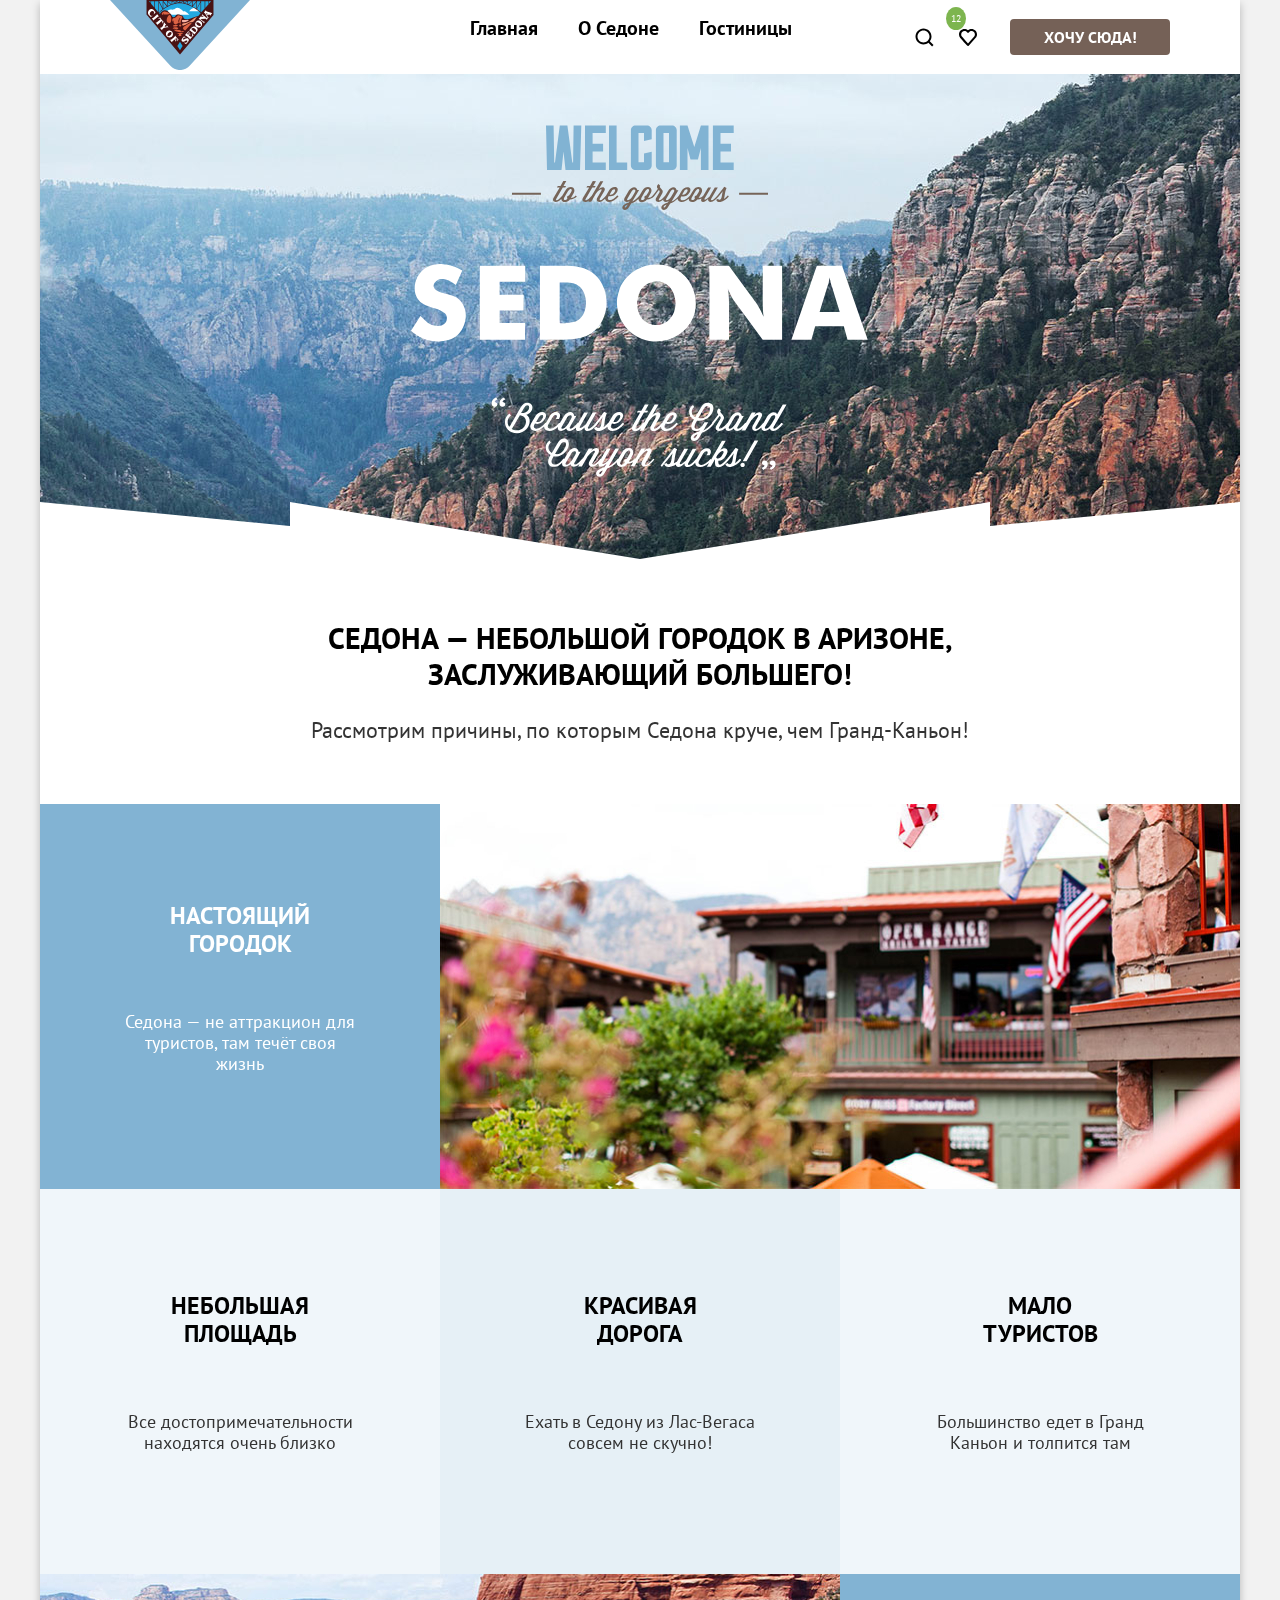
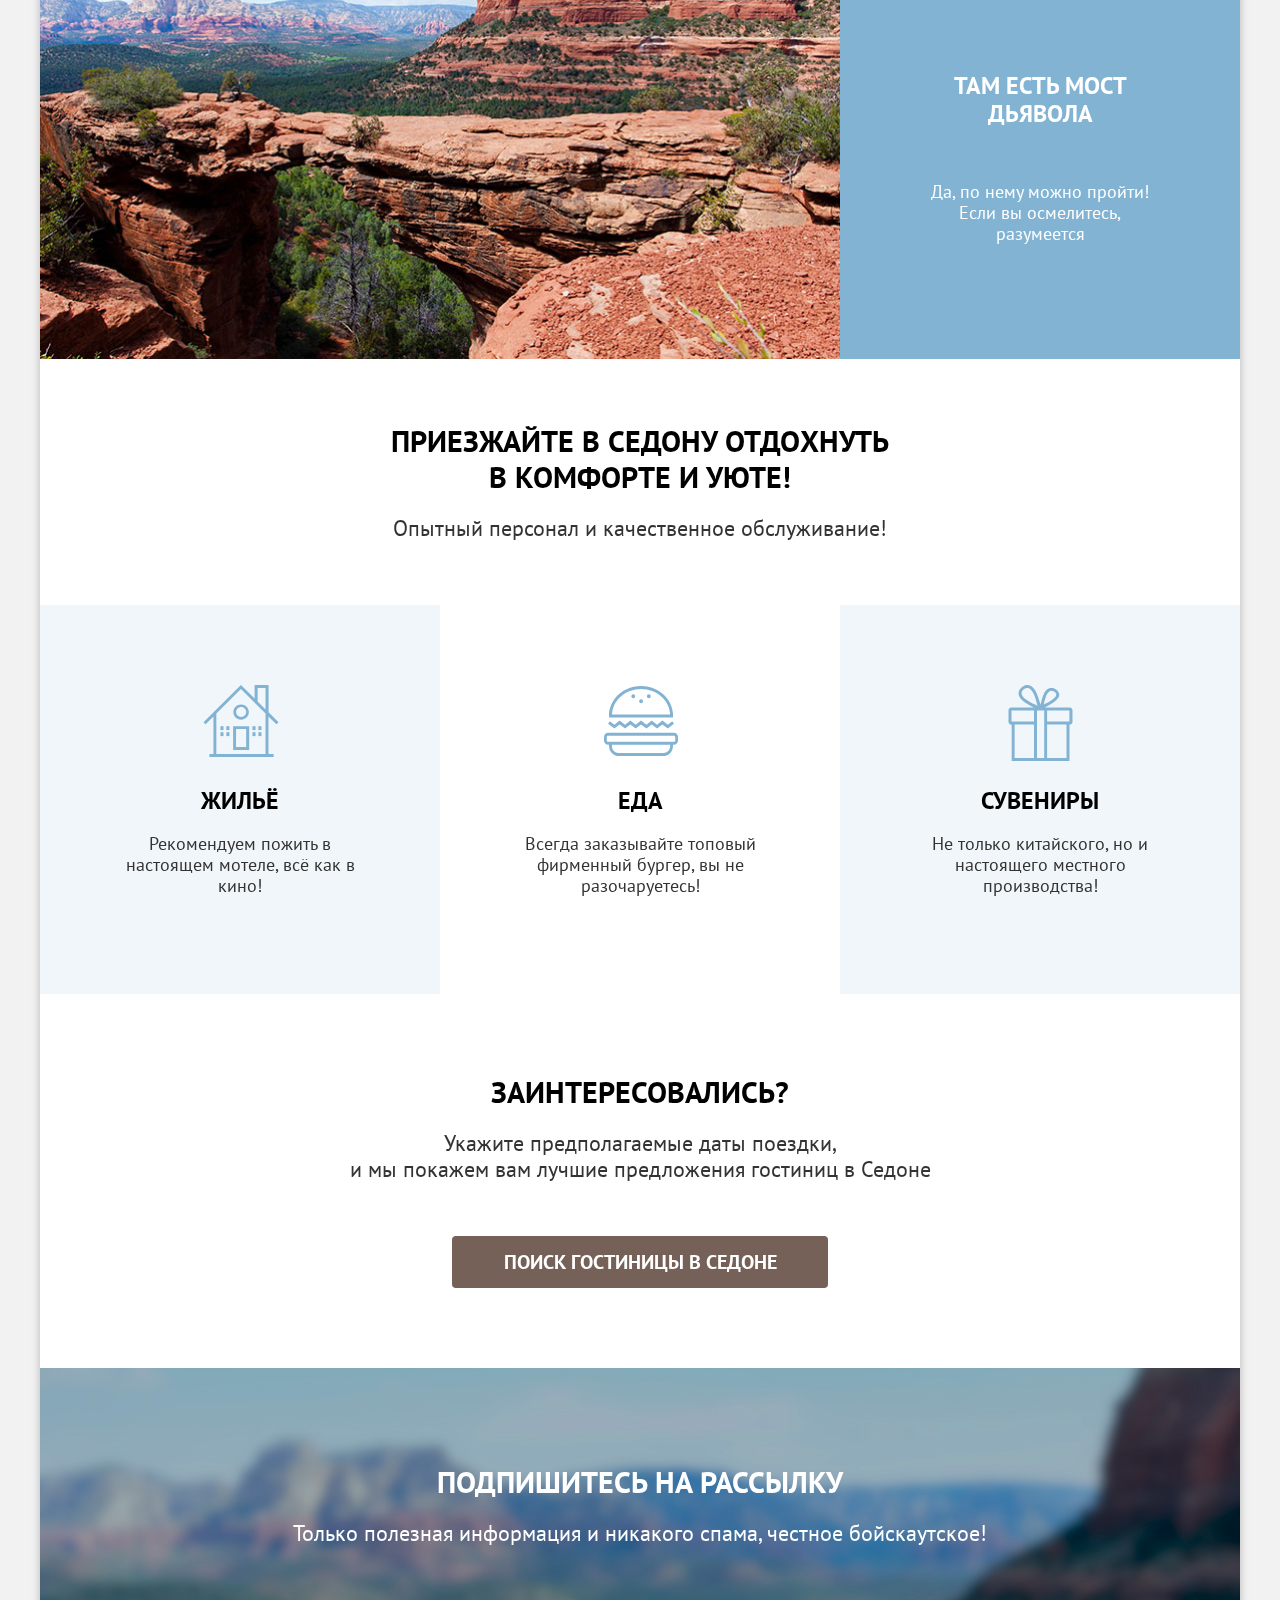
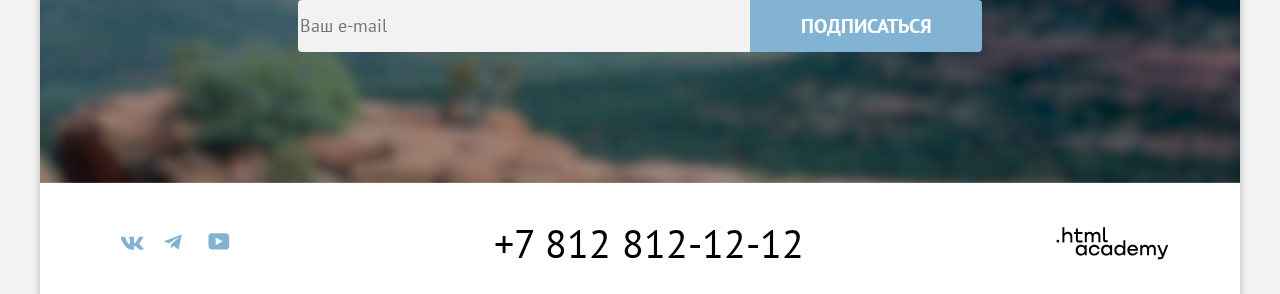
<file: index.html>
<!DOCTYPE html>
<html lang="ru">
  <head>
    <meta charset="utf-8">
    <title>HTML Academy: Седона</title>
    <link rel="stylesheet" href="styles/styles.css">
  </head>
  <body>
    <div class="page-container">
      <header class="page-header">
        <nav class="navigation">
          <a class="navigation-logo" href=#>
            <img class="image navigation-logo-image" src="images/logo.svg" width="140" height="70" alt="Логотип Седоны">
          </a>
          <ul class="navigation-list">
            <li class="navigation-item">
              <a class="navigation-link" href=#>Главная</a>
            </li>
            <li class="navigation-item">
              <a class="navigation-link" href=#>О Седоне</a>
            </li>
            <li class="navigation-item">
              <a class="navigation-link" href="hotels.html">Гостиницы</a>
            </li>
          </ul>
          <div class="navigation-items-right">
            <ul class="navigation-user">
              <li class="navigation-item-icons">
                <a class="navigation-link-icon-search" href=#>
                  <span class="visually-hidden">Поиск</span>
                </a>
              </li>
              <li class="navigation-item-icons">
                <a class="navigation-link-icon-featured" href=#>
                  <span class="visually-hidden">Избранное</span>
                  <span class="count">12</span>
                </a>
              </li>
            </ul>
            <button class="button search-button" type="submit">Хочу сюда!</button>
          </div>
        </nav>
      </header>
      <main class="main-index">
        <section class="hero-title">
          <h1 class="visually-hidden">Город Седона</h1>
          <img class="image hero-header" src="images/welcome.svg" width="458" height="352" alt="Добро пожаловать в великолепную Седону, потому что Гранд-Каньон отстой">
        </section>
        <section class="advantages">
          <h2 class="section-title">Седона — небольшой городок в Аризоне, заслуживающий большего!</h2>
          <p class="section-description">Рассмотрим причины, по которым Седона круче, чем Гранд-Каньон!</p>
          <ul class="advantages-list">
            <li class="advantages-item-illustrated">
              <div class="advantages-item">
                <h3 class="advantages-title">Настоящий городок</h3>
                <p class="advantages-description">Седона — не аттракцион для туристов, там течёт своя жизнь</p>
              </div>
                <img class="image" src="images/advantages/advantages-town.jpg" width="800" height="385" alt="Город">
            </li>
            <li class="advantages-item">
              <h3 class="advantages-title">Небольшая площадь</h3>
              <p class="advantages-description">Все достопримечательности находятся очень близко</p>
            </li>
            <li class="advantages-item advantages-item-saturated">
              <h3 class="advantages-title">Красивая дорога</h3>
              <p class="advantages-description">Ехать в Седону из Лас-Вегаса совсем не скучно!</p>
            </li>
            <li class="advantages-item">
              <h3 class="advantages-title">Мало туристов</h3>
              <p class="advantages-description">Большинство едет в Гранд Каньон и толпится там</p>
            </li>
            <li class="advantages-item-illustrated">
              <div class="advantages-item">
                <h3 class="advantages-title">Там есть мост дьявола</h3>
                <p class="advantages-description">Да, по нему можно пройти! Если вы осмелитесь, разумеется</p>
              </div>
              <img class="image advantages-bridge" src="images/advantages/advantages-bridge.jpg" width="800" height="385" alt="Мост дьявола">
            </li>
          </ul>
        </section>
        <section class="services">
          <h2 class="section-title">Приезжайте в Седону отдохнуть в комфорте и уюте!</h2>
          <p class="section-description">Опытный персонал и качественное обслуживание!</p>
          <ul class="services-list">
            <li class="services-item services-item-saturated">
              <h3 class="services-title services-house">Жильё</h3>
              <p class="services-description">Рекомендуем пожить в настоящем мотеле, всё как в кино!</p>
            </li>
            <li class="services-item">
              <h3 class="services-title services-food">Еда</h3>
              <p class="services-description">Всегда заказывайте топовый фирменный бургер, вы не разочаруетесь!</p>
            </li>
            <li class="services-item services-item-saturated">
              <h3 class="services-title services-souvenir">Сувениры</h3>
              <p class="services-description">Не только китайского, но и настоящего местного производства!</p>
            </li>
          </ul>
        </section>
        <section class="main-search">
          <h2 class="section-title">Заинтересовались?</h2>
          <p class="section-description">Укажите предполагаемые даты поездки, <br>и мы покажем вам лучшие предложения гостиниц в Седоне</p>
          <button  class="button search-button-big" type="submit">Поиск гостиницы в Седоне</button>
        </section>
        <section class="subscribe main-subscribe">
          <h2 class="section-title section-title-subscribe">Подпишитесь на рассылку</h2>
          <p class="section-description">Только полезная информация и никакого спама, честное бойскаутское!</p>
          <form class="subscribe-form" action="https://echo.htmlacademy.ru/" method="post">
            <label class="visually-hidden" for="subscribe-email">e-mail</label>
            <input class="subscribe-input" placeholder="Ваш e-mail" type="email" name="subscribe-email" id="subscribe-email" required>
            <button class="button subscribe-button" type="submit">Подписаться</button>
          </form>
        </section>
      </main>
      <footer class="page-footer">
        <div class="footer-container">
          <ul class="contacts-media">
            <li class="contacts-media-item">
              <a class="media-vkontakte" href="https://vk.com/htmlacademy">
                <img class="navigation-media-image" src="images/icons/contacts-vk.svg" width="24" height="14" alt="Мы Вконтакте">
              </a>
            </li>
            <li class="contacts-media-item">
              <a class="media-telegram" href="https://t.me/htmlacademy ">
                <img class="navigation-media-image" src="images/icons/contacts-tg.svg" width="18" height="16" alt="Мы в Телеграм">
              </a>
            </li>
            <li class="contacts-media-item">
              <a class="media-youtube" href="https://www.youtube.com/user/htmlacademyru">
                <img class="navigation-media-image" src="images/icons/contacts-yt.svg" width="22" height="17" alt="Мы на Ютубе">
              </a>
            </li>
          </ul>
          <a class="contacts-phone" href="tel:+78128121212"> +7 812 812-12-12</a>
          <a class="contacts-academy" href="https://htmlacademy.ru/">
            <img class="navigation-logo-academy" src="images/academy.svg" width="115" height="33" alt="HTML Academy">
          </a>
        </div>
      </footer>
    </div>
  </body>
</html>
</file>
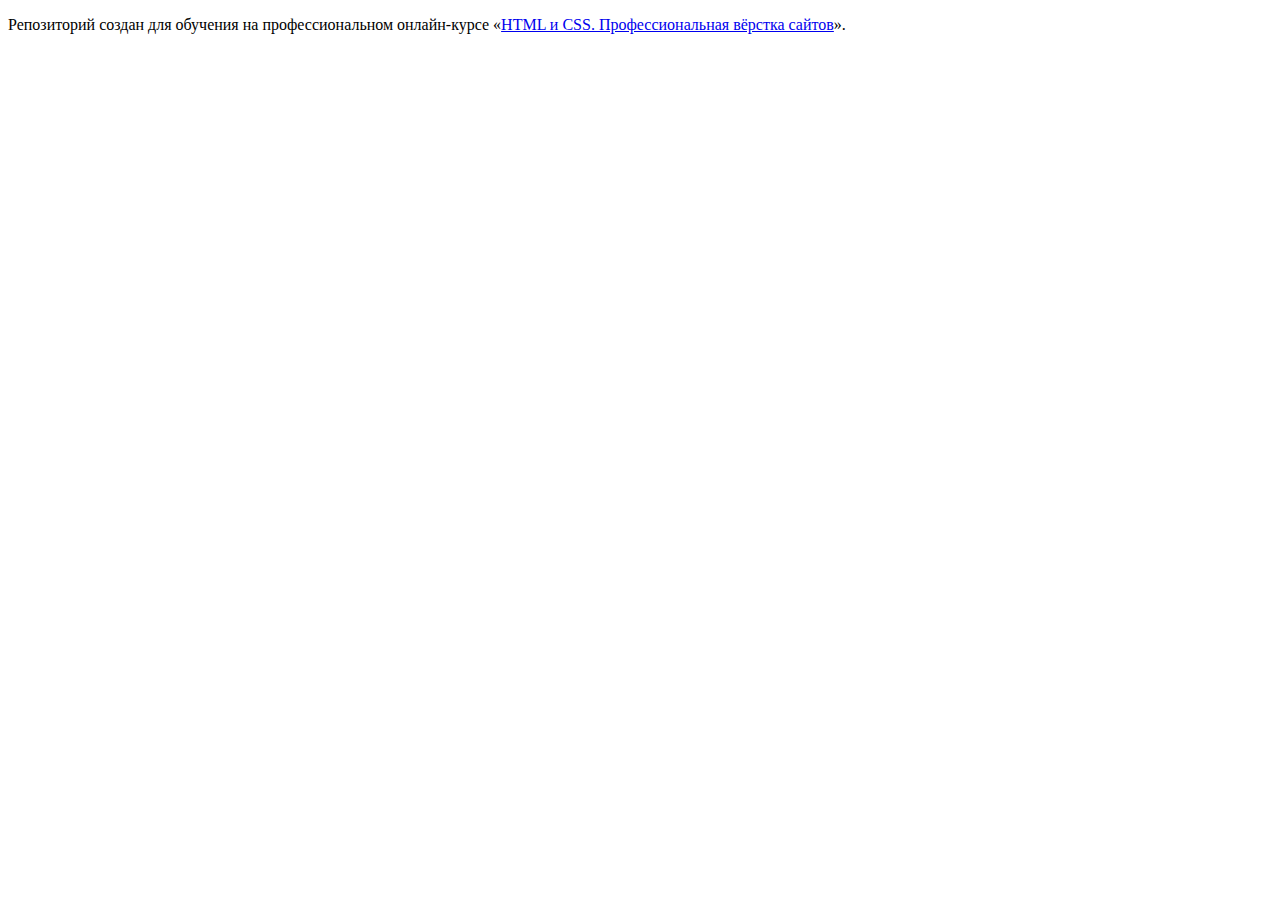
<file: 1/index.html>
<!DOCTYPE html>
<html lang="ru">
  <head>
    <meta charset="utf-8">
    <title>HTML Academy: Седона</title>
    <base href="https://htmlacademy-htmlcss.github.io/2428757-sedona-1/1/">
</head>
  <body>

    <p>Репозиторий создан для обучения на профессиональном онлайн‑курсе «<a href="https://htmlacademy.ru/intensive/htmlcss">HTML и CSS. Профессиональная вёрстка сайтов</a>».</p>

  </body>
</html>
</file>
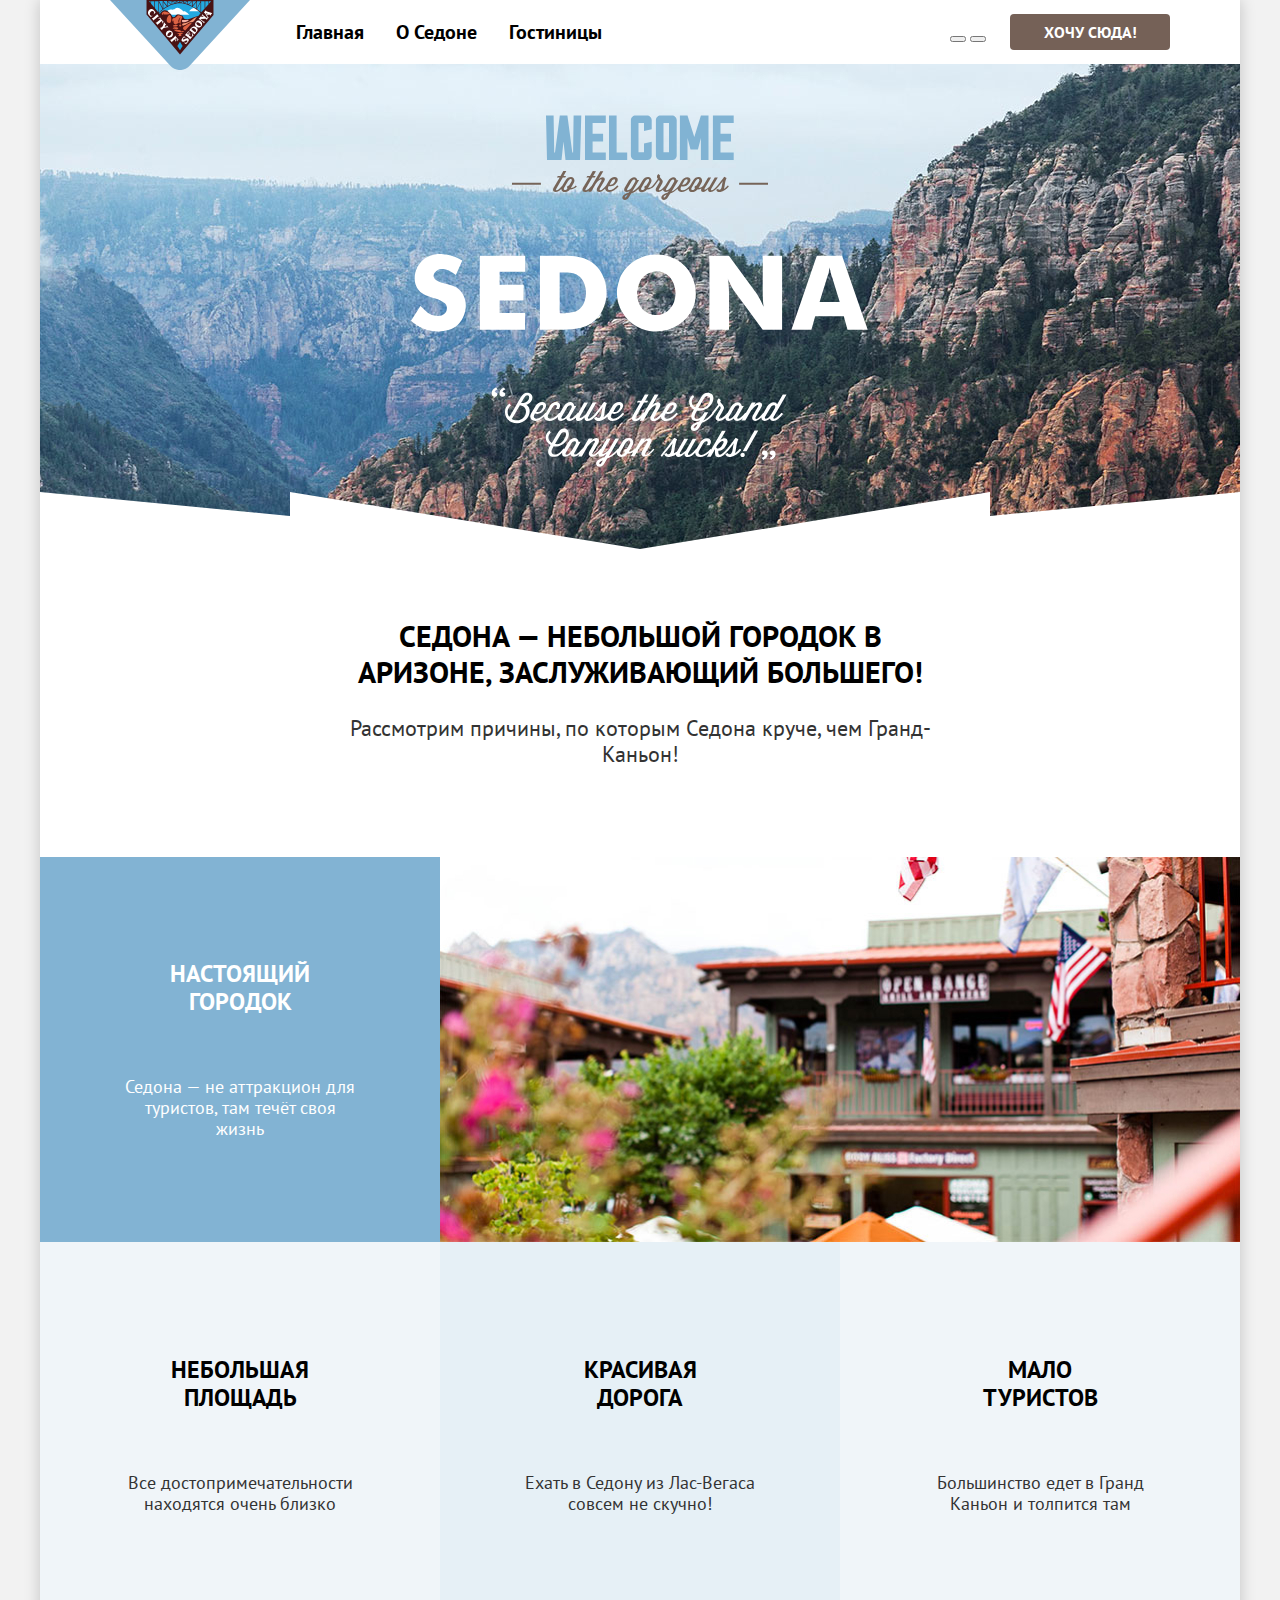
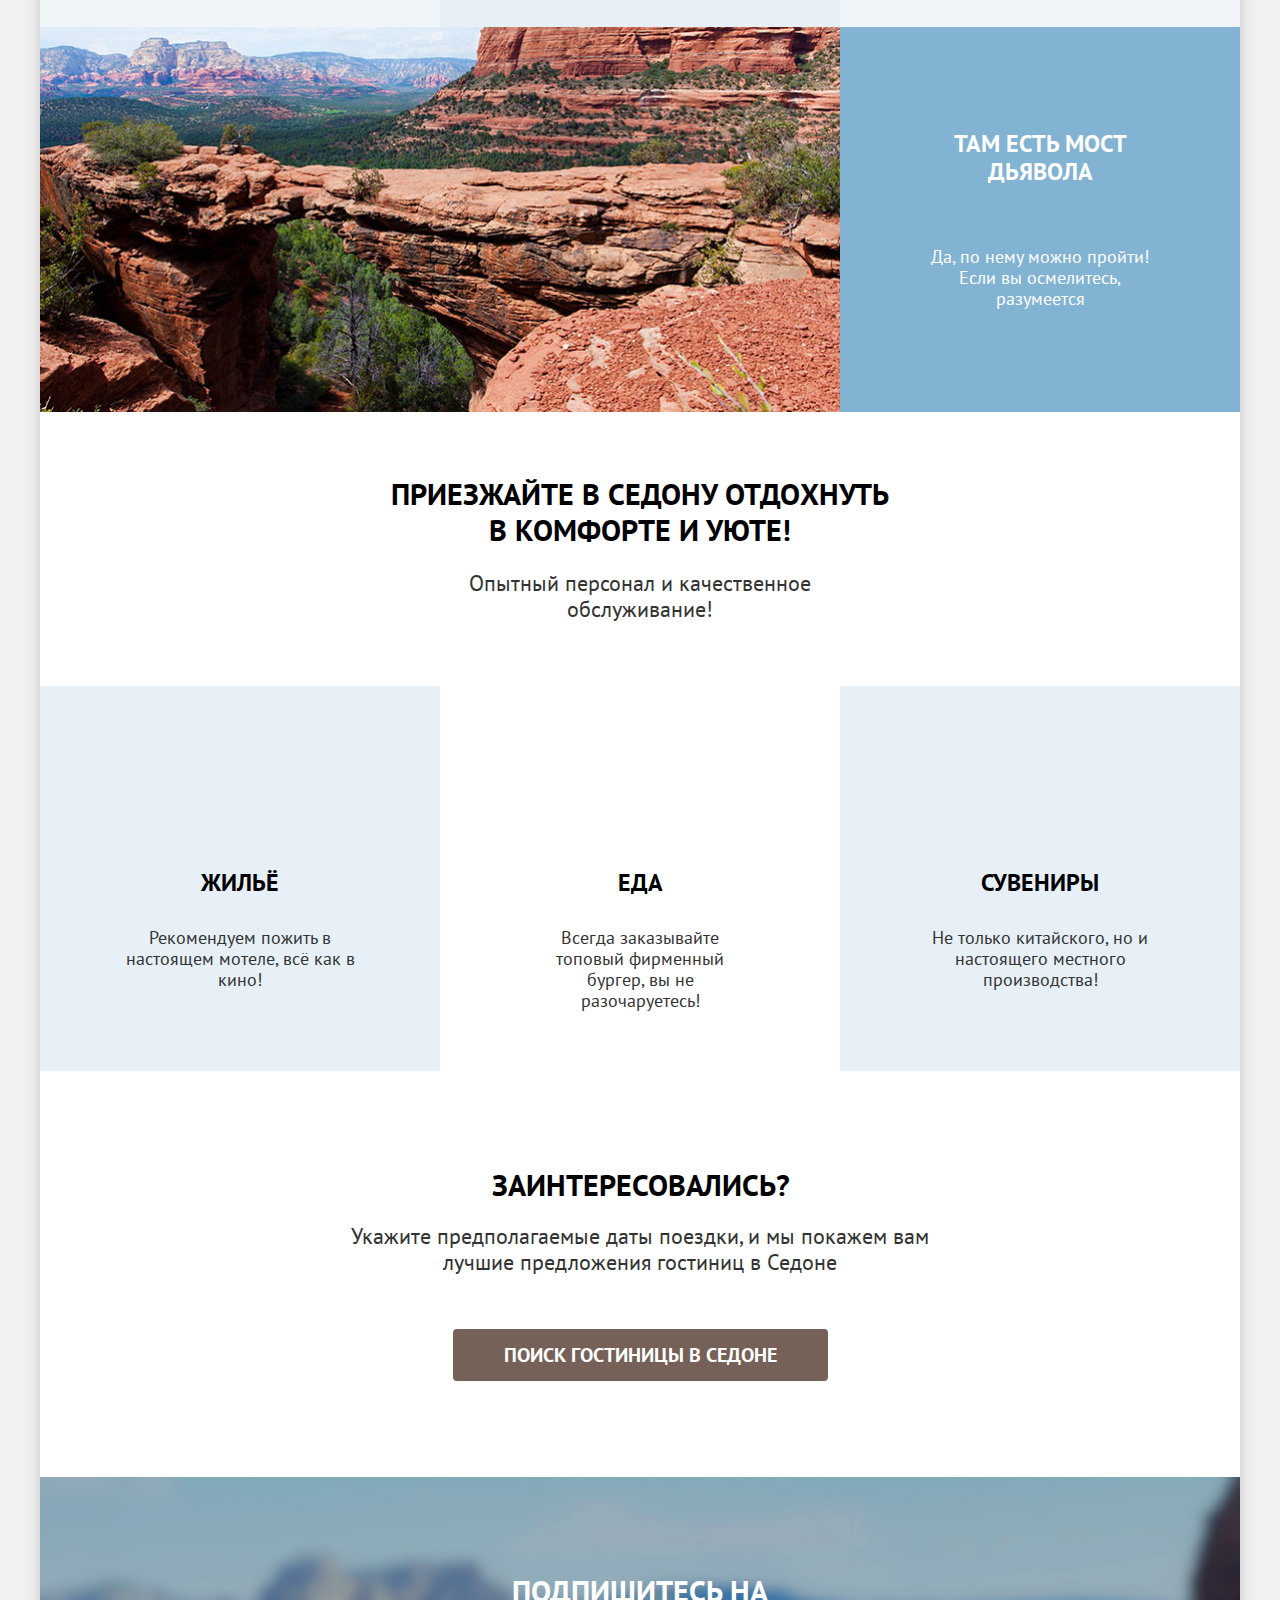
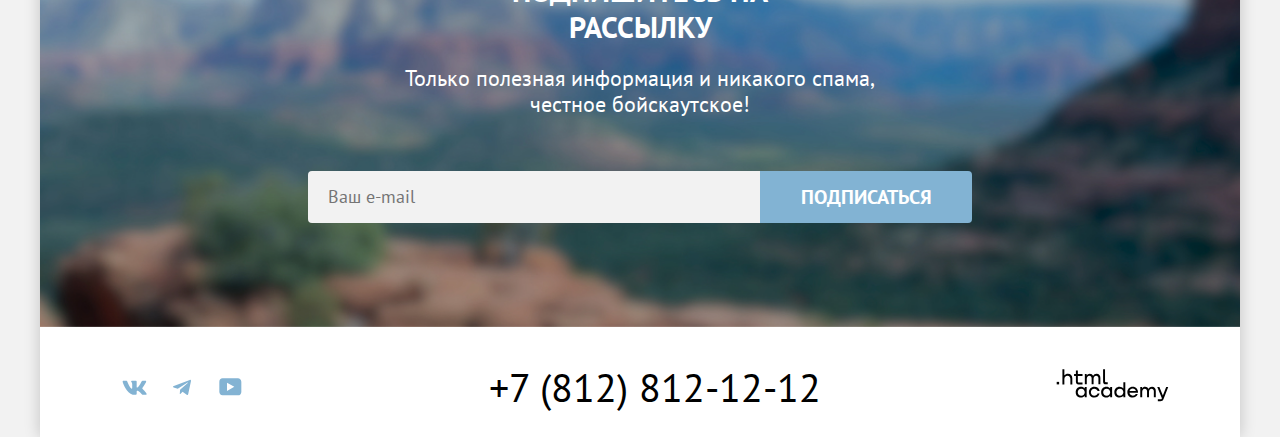
<file: 2/index.html>
<!DOCTYPE html>
<html lang="ru">
  <head>
    <meta charset="utf-8">
    <title>HTML Academy: Седона</title>
    <link rel="stylesheet" href="styles/styles.css">
    <base href="https://htmlacademy-htmlcss.github.io/2428757-sedona-1/2/">
</head>
  <body>
    <div class="main-page-container">
      <header data-test="header" class="main-header">
        <a class="logo" href="index.html" ><img src="images/logo-sedona.svg" alt="Логотип города Седона" width="140" height="70" ></a>
        <nav class="main-navigation">
          <ul class="navigation-list">
            <li class="navigation-list-item">
              <a class="active">Главная</a>
            </li>
            <li class="navigation-list-item">
              <a href="#">О Седоне</a>
            </li>
            <li class="navigation-list-item">
              <a href="catalog.html">Гостиницы</a>
            </li>
          </ul>
          <ul class="navigation-user">
            <li>
            <button type="button-search"><span class="visually-hidden">Поиск</span></button>
            </li>
            <li>
              <button type="button-favorite"><span class="visually-hidden">Лайк</span></button>
            </li>
          </ul>
          <a class="button button-brown button-nav-size" href="#">Хочу сюда!</a>
        </nav>
      </header>
      <main class="main-page main-sticky">
        <section class="hero" data-test="hero">
          <h1 class="visually-hidden">Город Седона</h1>
          <img src="images/hero-words.svg" alt="Welcome to the gardeous sedona because the Grand canyon lucky" width="458" height="352">
        </section>
        <section class="advantages" data-test="advantages">
            <h2 class="title-two">Седона — небольшой городок в Аризоне, заслуживающий большего!</h2>
            <p class="subtitle-two">Рассмотрим причины, по которым Седона круче, чем Гранд-Каньон!</p>
          <ul class="advantages-recreation">
            <li class="advantages-recreation-item alternative-style-blue">
                <div class="image-column">
                  <h3 class="title-three">Настоящий городок</h3>
                  <p>Седона — не аттракцион для туристов, там течёт своя жизнь</p>
                </div>
                <img src="images/sedona-city.jpg" alt="Дом в городе Седона" width="800" height="385">
            </li>
            <li class="advantages-recreation-item alternative-style-grey card-size">
              <h3 class="title-three">Небольшая площадь</h3>
              <p>Все достопримечательности находятся очень близко</p>
            </li>
            <li class="advantages-recreation-item alternative-style-dark-grey card-size">
              <h3 class="title-three">Красивая дорога</h3>
              <p>Ехать в Седону из Лас-Вегаса совсем не скучно!</p>
            </li>
            <li class="advantages-recreation-item alternative-style-grey card-size">
              <h3 class="title-three">Мало туристов</h3>
              <p>Большинство едет в Гранд Каньон и толпится там</p>
            </li>
            <li class="advantages-recreation-item alternative-style-blue advantages-recreation-item-order">
              <div class="image-column">
                <h3 class="title-three">Там есть мост дьявола</h3>
                <p>Да, по нему можно пройти! Если вы осмелитесь, разумеется</p>
              </div>
              <img src="images/sedona-canyon.jpg" alt="Просторный Каньон" width="800" height="385">
            </li>
          </ul>
        </section>
        <section class="advantages-comfort">
          <h2 class="title-two">Приезжайте в Седону отдохнуть в комфорте и уюте!</h2>
          <p class="subtitle-two">Опытный персонал и качественное обслуживание!</p>
          <ul class="advantages-comfort-list">
            <li class="advantages-comfort-item alternative-style-dark-grey" >
             <h3 class="title-three">Жильё</h3>
              <p>Рекомендуем пожить в настоящем мотеле, всё как в кино!</p>
            </li>
            <li class="advantages-comfort-item ">
              <h3 class="title-three">Еда</h3>
             <p>Всегда заказывайте топовый фирменный бургер, вы не разочаруетесь!</p>
            </li>
           <li class="advantages-comfort-item alternative-style-dark-grey">
             <h3 class="title-three">Сувениры</h3>
              <p>Не только китайского, но и настоящего местного производства!</p>
            </li>
          </ul>
        </section>
        <section class="search" data-test="search">
          <h2 class="title-two">Заинтересовались?</h2>
          <p class="subtitle-two">Укажите предполагаемые даты поездки, и мы покажем вам лучшие предложения гостиниц в Седоне</p>
          <a class="search-hotel button-search-size" href="#">Поиск Гостиницы в седоне</a>
        </section>
        <section class="subscribe subscribe-main" data-test="subscribe">
          <h2 class="title-two">Подпишитесь на рассылку</h2>
          <p class="subtitle-two">Только полезная информация и никакого спама, честное бойскаутское!</p>
          <form class="subscribe-form" action="https://echo.htmlacademy.ru/" method="post">
            <input class="input-subscribe-size" type="email" name="email" placeholder="Ваш e-mail">
            <button class="button button-blue button-subscribe-size" type="submit">Подписаться</button>
          </form>
        </section>
      </main>
      <footer class="main-footer" data-test="footer">
        <ul class="footer-nav">
          <li>
            <a class="vkontakte social-size" href="https://vk.com/htmlacademy"><span class="visually-hidden">Вконтакте</span></a>
          </li>
          <li>
            <a class="telegram social-size" href="https://t.me/htmlacademy "><span class="visually-hidden">Телеграм</span></a>
          </li>
          <li>
            <a class="youtube social-size" href="https://www.youtube.com/user/htmlacademyru"><span class="visually-hidden">Ютуб</span></a>
          </li>
        </ul>
        <address class="address-footer">
          <a href="tel:+78128121212">+7 (812) 812-12-12</a>
        </address>
        <a class="logo-footer" href="https://htmlacademy.ru/"><img src="images/logo-academy.svg" alt="Логотип html academy" width="115" height="33"></a>
      </footer>
    </div>
  </body>
</html>
</file>
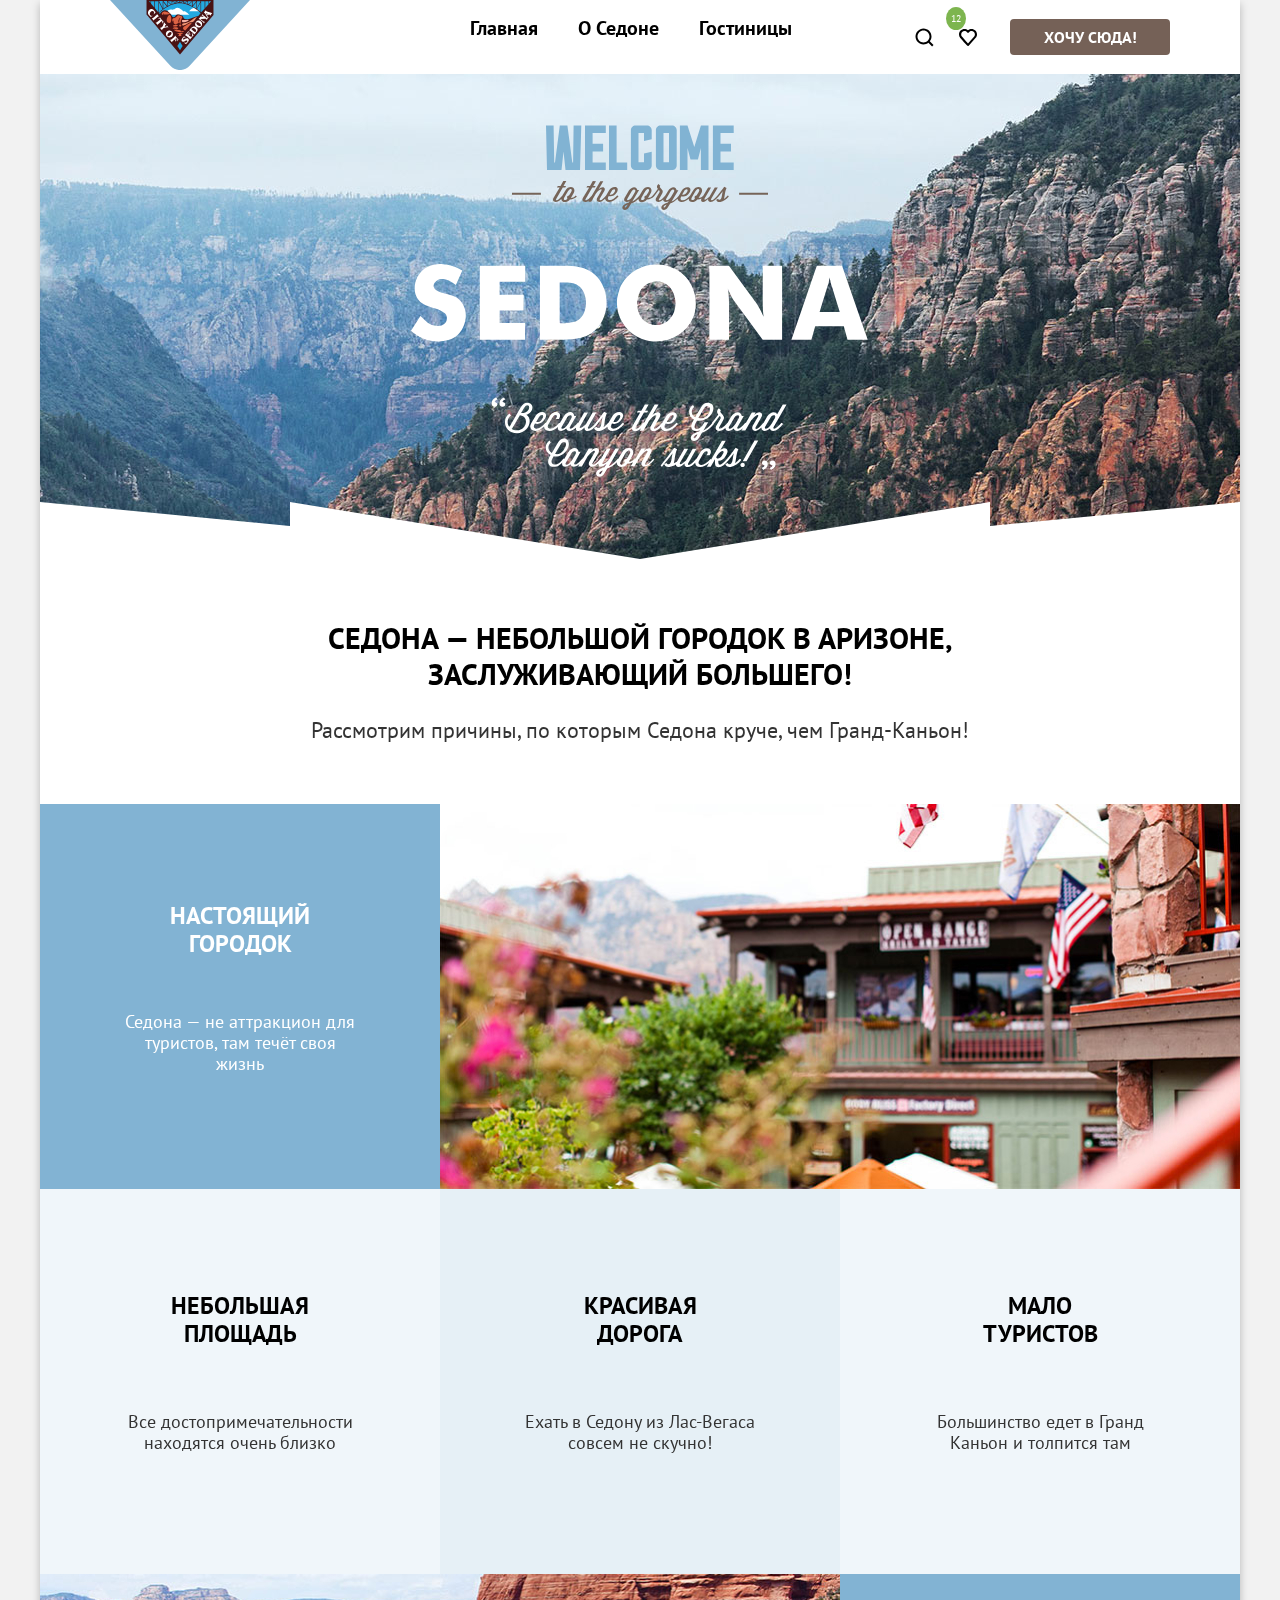
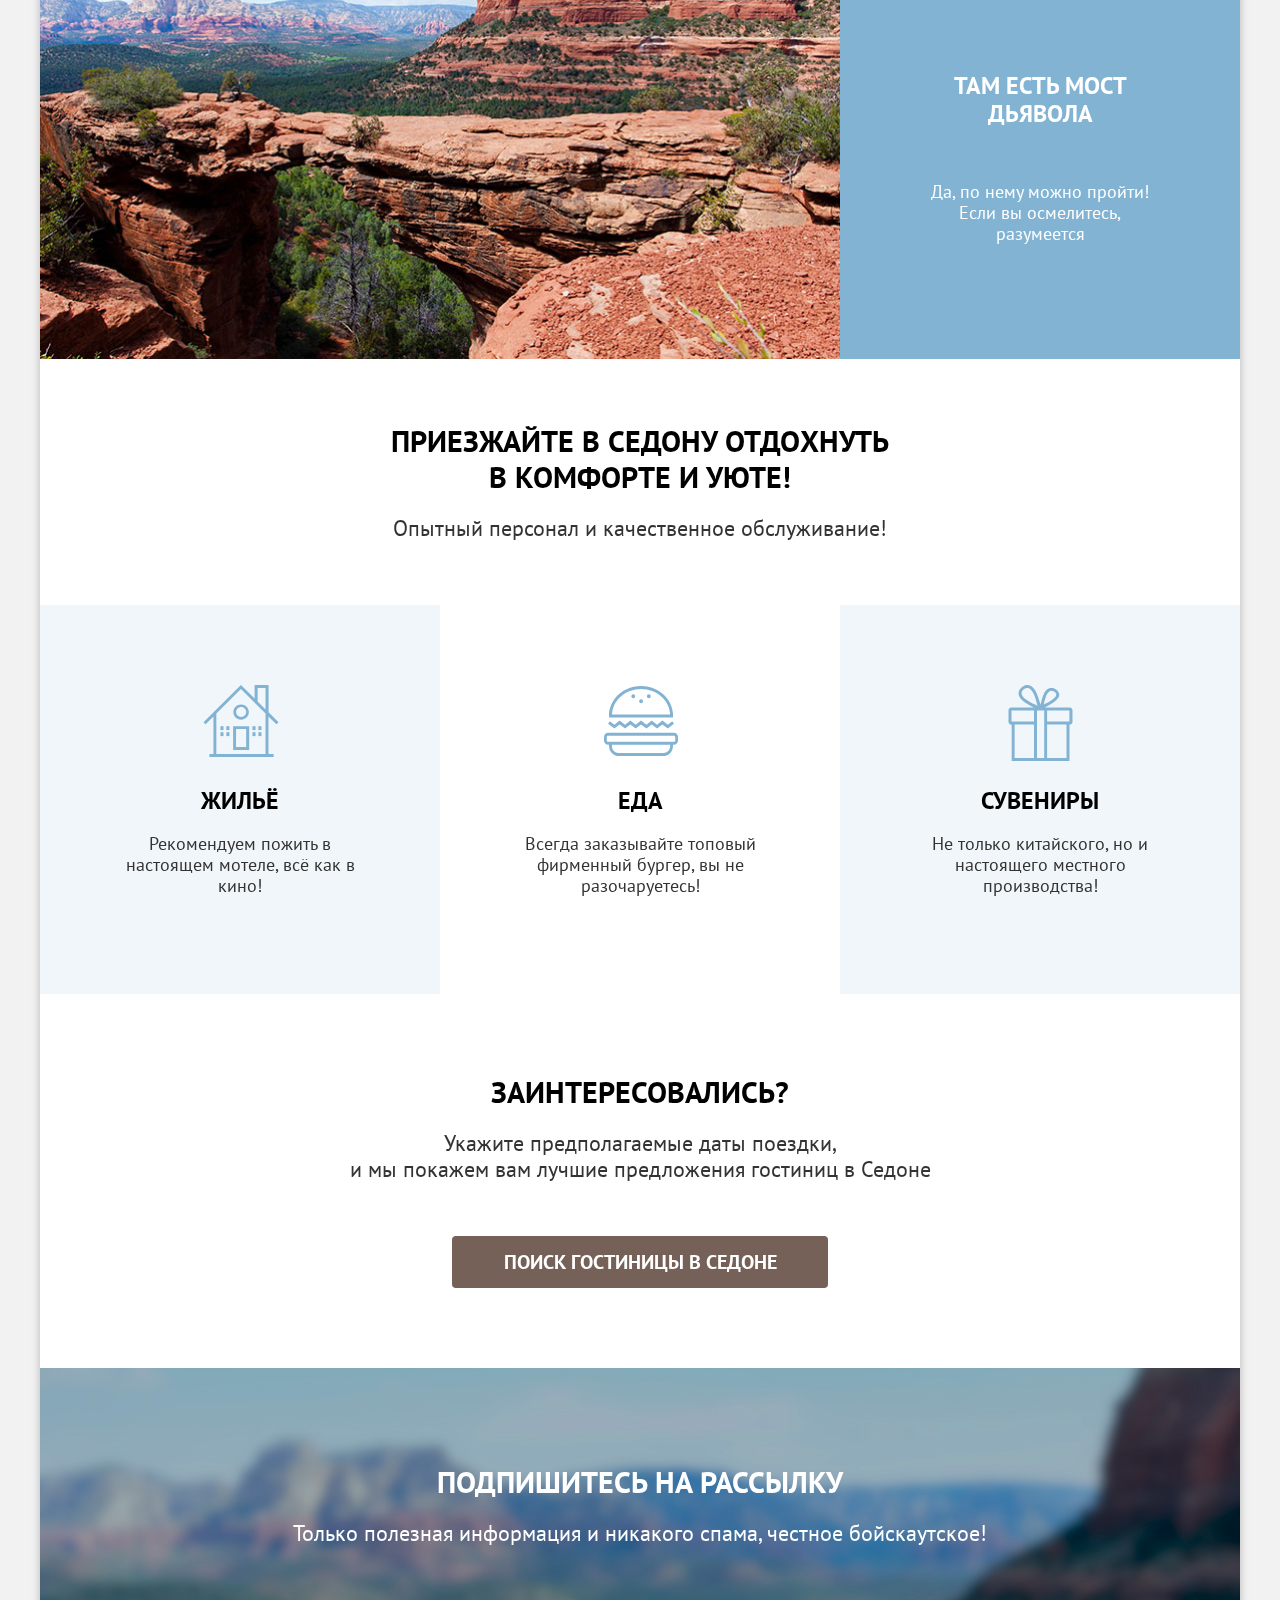
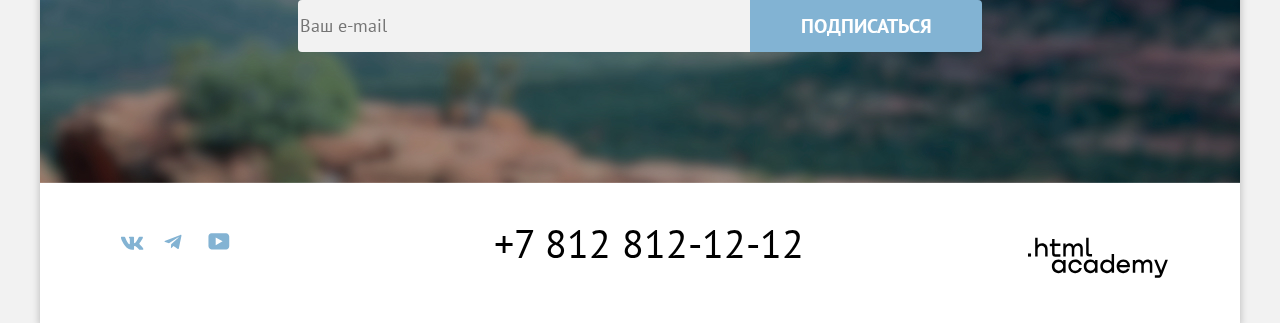
<file: 3/index.html>
<!DOCTYPE html>
<html lang="ru">
  <head>
    <meta charset="utf-8">
    <title>HTML Academy: Седона</title>
    <link rel="stylesheet" href="styles/styles.css">
    <base href="https://htmlacademy-htmlcss.github.io/2428757-sedona-1/3/">
</head>
  <body>
    <div class="page-container">
      <header class="page-header">
        <nav class="navigation">
          <a class="navigation-logo" href=#>
            <img class="image navigation-logo-image" src="images/logo.svg" width="140" height="70" alt="Логотип Седоны">
          </a>
          <ul class="navigation-list">
            <li class="navigation-item">
              <a class="navigation-link" href=#>Главная</a>
            </li>
            <li class="navigation-item">
              <a class="navigation-link" href=#>О Седоне</a>
            </li>
            <li class="navigation-item">
              <a class="navigation-link" href="hotels.html">Гостиницы</a>
            </li>
          </ul>
          <div class="navigation-items-right">
            <ul class="navigation-user">
              <li class="navigation-item-icons">
                <a class="navigation-link-icon-search" href=#>
                  <span class="visually-hidden">Поиск</span>
                </a>
              </li>
              <li class="navigation-item-icons">
                <a class="navigation-link-icon-featured" href=#>
                  <span class="visually-hidden">Избранное</span>
                  <span class="count">12</span>
                </a>
              </li>
            </ul>
            <button class="button search-button" type="submit">Хочу сюда!</button>
          </div>
        </nav>
      </header>
      <main class="main-index">
        <section class="hero-title">
          <h1 class="visually-hidden">Город Седона</h1>
          <img class="image hero-header" src="images/welcome.svg" width="458" height="352" alt="Добро пожаловать в великолепную Седону, потому что Гранд-Каньон отстой">
        </section>
        <section class="advantages">
          <h2 class="section-title">Седона — небольшой городок в Аризоне, заслуживающий большего!</h2>
          <p class="section-description">Рассмотрим причины, по которым Седона круче, чем Гранд-Каньон!</p>
          <ul class="advantages-list">
            <li class="advantages-item-illustrated">
              <div class="advantages-item">
                <h3 class="advantages-title">Настоящий городок</h3>
                <p class="advantages-description">Седона — не аттракцион для туристов, там течёт своя жизнь</p>
              </div>
                <img class="image" src="images/advantages/advantages-town.jpg" width="800" height="385" alt="Город">
            </li>
            <li class="advantages-item">
              <h3 class="advantages-title">Небольшая площадь</h3>
              <p class="advantages-description">Все достопримечательности находятся очень близко</p>
            </li>
            <li class="advantages-item advantages-item-saturated">
              <h3 class="advantages-title">Красивая дорога</h3>
              <p class="advantages-description">Ехать в Седону из Лас-Вегаса совсем не скучно!</p>
            </li>
            <li class="advantages-item">
              <h3 class="advantages-title">Мало туристов</h3>
              <p class="advantages-description">Большинство едет в Гранд Каньон и толпится там</p>
            </li>
            <li class="advantages-item-illustrated">
              <div class="advantages-item">
                <h3 class="advantages-title">Там есть мост дьявола</h3>
                <p class="advantages-description">Да, по нему можно пройти! Если вы осмелитесь, разумеется</p>
              </div>
              <img class="image advantages-bridge" src="images/advantages/advantages-bridge.jpg" width="800" height="385" alt="Мост дьявола">
            </li>
          </ul>
        </section>
        <section class="services">
          <h2 class="section-title">Приезжайте в Седону отдохнуть в комфорте и уюте!</h2>
          <p class="section-description">Опытный персонал и качественное обслуживание!</p>
          <ul class="services-list">
            <li class="services-item services-item-saturated">
              <h3 class="services-title services-house">Жильё</h3>
              <p class="services-description">Рекомендуем пожить в настоящем мотеле, всё как в кино!</p>
            </li>
            <li class="services-item">
              <h3 class="services-title services-food">Еда</h3>
              <p class="services-description">Всегда заказывайте топовый фирменный бургер, вы не разочаруетесь!</p>
            </li>
            <li class="services-item services-item-saturated">
              <h3 class="services-title services-souvenir">Сувениры</h3>
              <p class="services-description">Не только китайского, но и настоящего местного производства!</p>
            </li>
          </ul>
        </section>
        <section class="main-search">
          <h2 class="section-title">Заинтересовались?</h2>
          <p class="section-description">Укажите предполагаемые даты поездки, <br>и мы покажем вам лучшие предложения гостиниц в Седоне</p>
          <button  class="button search-button-big" type="submit">Поиск гостиницы в Седоне</button>
        </section>
        <section class="subscribe main-subscribe">
          <h2 class="section-title section-title-subscribe">Подпишитесь на рассылку</h2>
          <p class="section-description">Только полезная информация и никакого спама, честное бойскаутское!</p>
          <form class="subscribe-form" action="https://echo.htmlacademy.ru/" method="post">
            <label class="visually-hidden" for="subscribe-email">e-mail</label>
            <input class="subscribe-input" placeholder="Ваш e-mail" type="email" name="subscribe-email" id="subscribe-email" required>
            <button class="button subscribe-button" type="submit">Подписаться</button>
          </form>
        </section>
      </main>
      <footer class="page-footer">
        <div class="footer-container">
          <ul class="contacts-media">
            <li class="contacts-media-item">
              <a class="media-vkontakte" href="https://vk.com/htmlacademy">
                <img class="navigation-media-image" src="images/icons/contacts-vk.svg" width="24" height="14" alt="Мы Вконтакте">
              </a>
            </li>
            <li class="contacts-media-item">
              <a class="media-telegram" href="https://t.me/htmlacademy ">
                <img class="navigation-media-image" src="images/icons/contacts-tg.svg" width="18" height="16" alt="Мы в Телеграм">
              </a>
            </li>
            <li class="contacts-media-item">
              <a class="media-youtube" href="https://www.youtube.com/user/htmlacademyru">
                <img class="navigation-media-image" src="images/icons/contacts-yt.svg" width="22" height="17" alt="Мы на Ютубе">
              </a>
            </li>
          </ul>
          <a class="contacts-phone" href="tel:+78128121212">+7 812 812-12-12</a>
          <a class="contacts-academy" href="https://htmlacademy.ru/">
            <img class="navigation-logo-image" src="images/academy.svg" width="115" height="33" alt="HTML Academy">
          </a>
        </div>
      </footer>
    </div>
  </body>
</html>
</file>
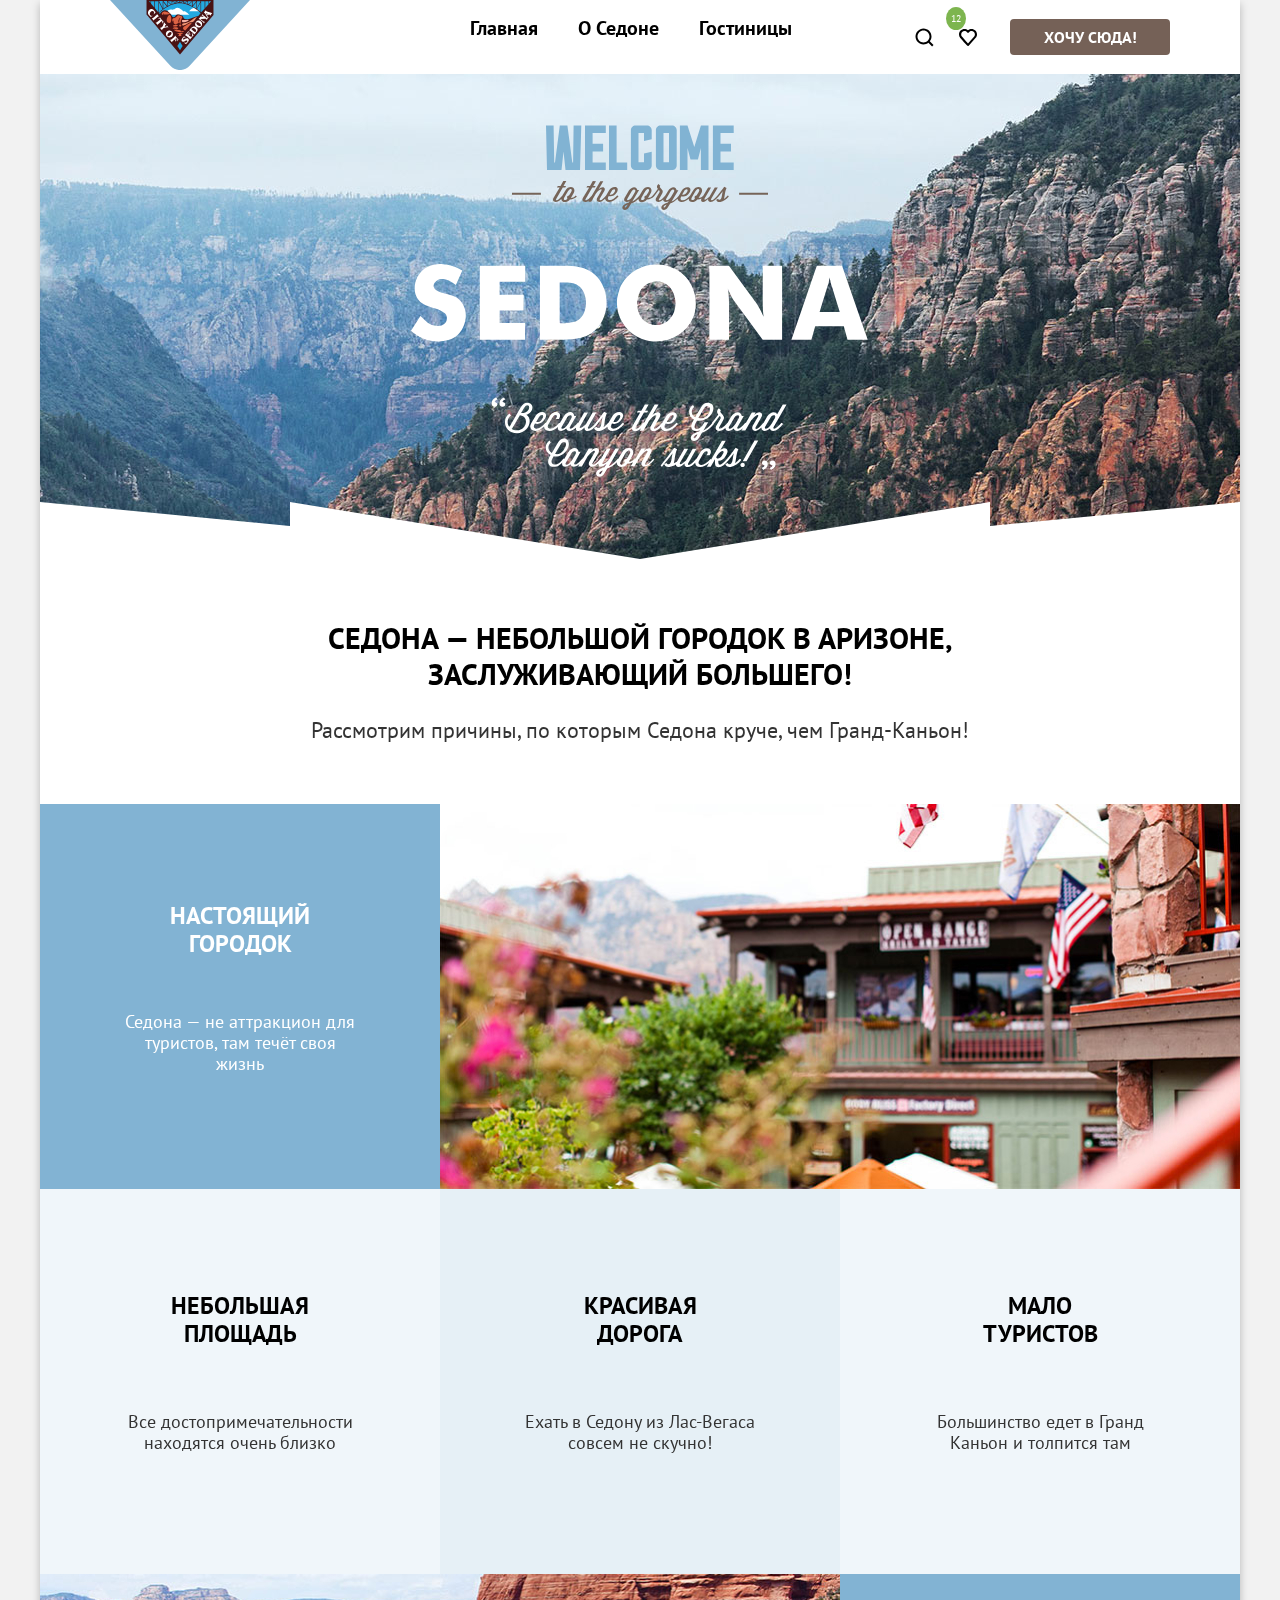
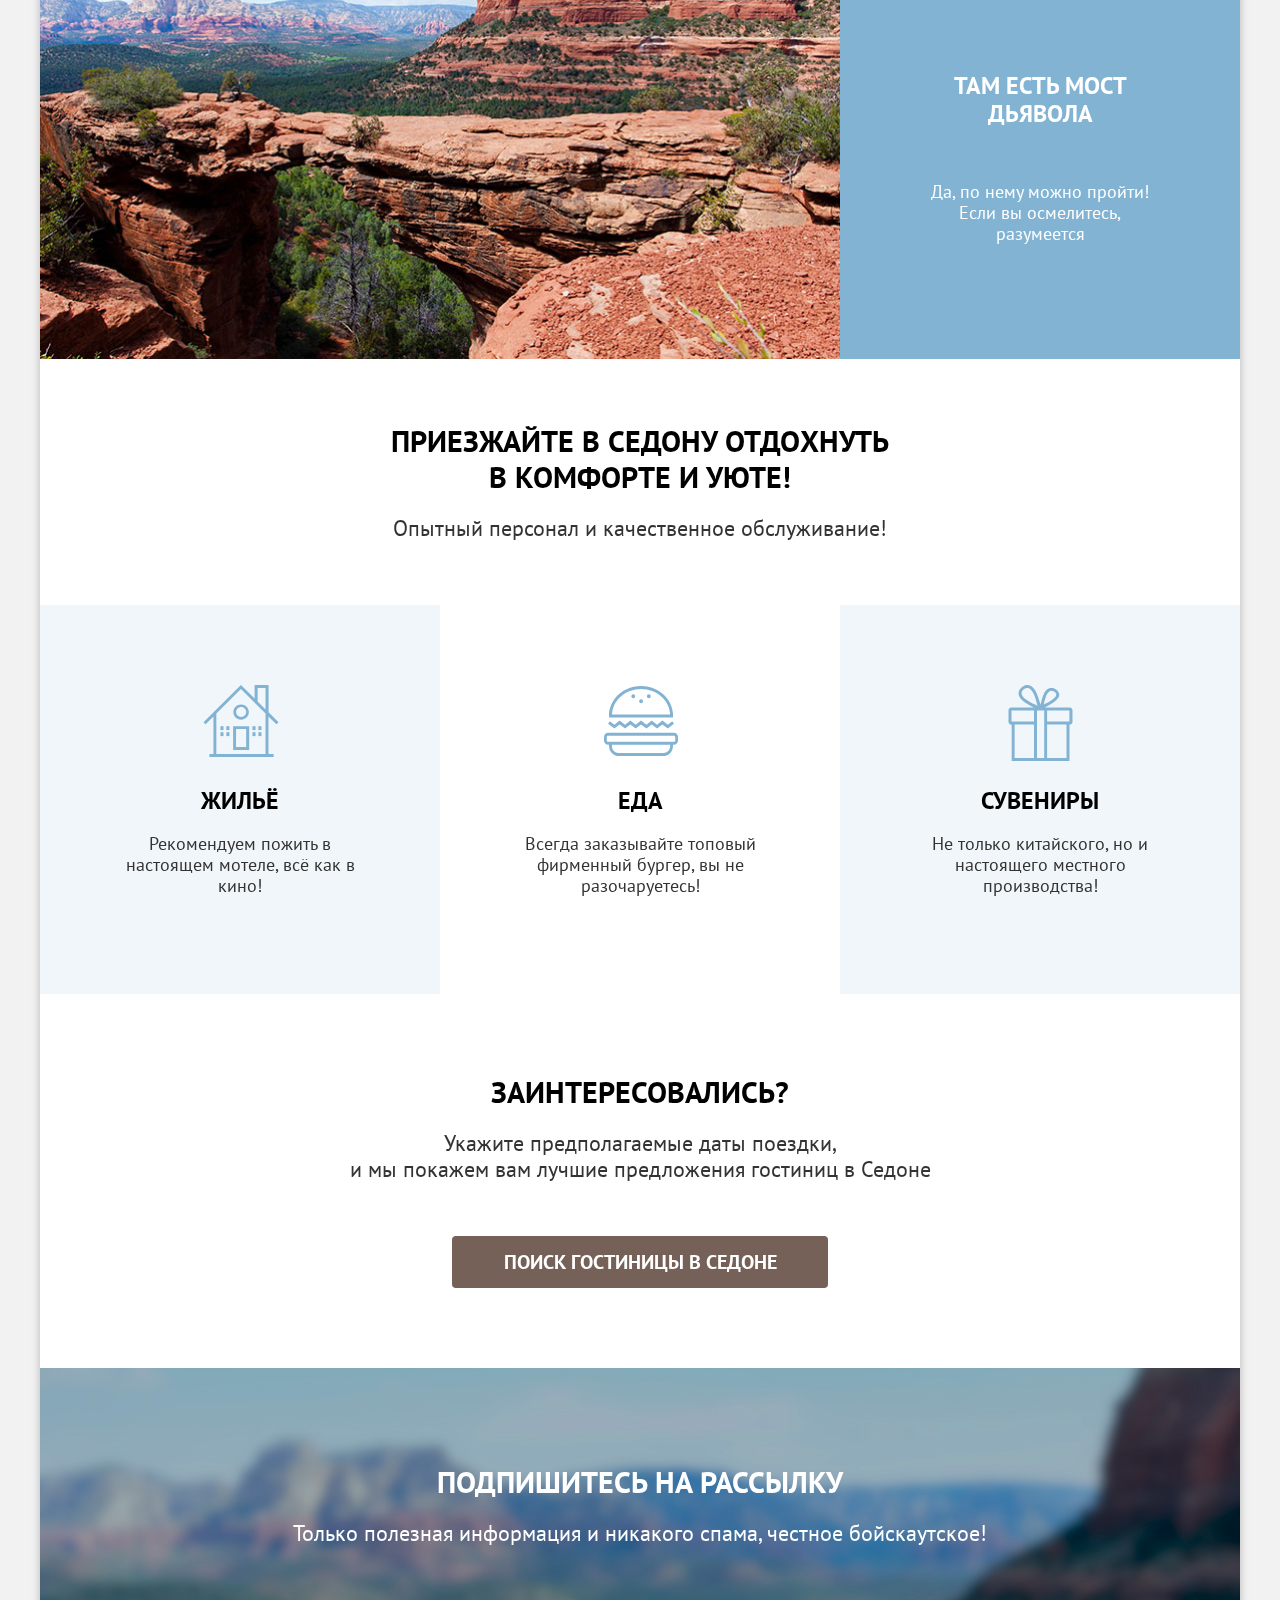
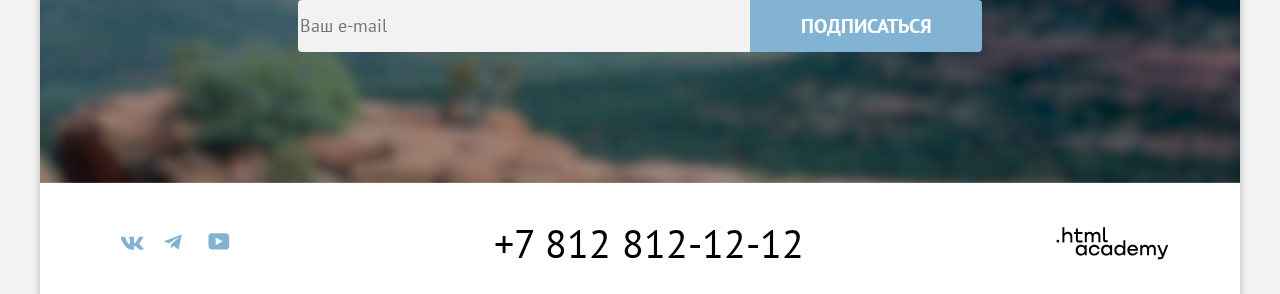
<file: 4/index.html>
<!DOCTYPE html>
<html lang="ru">
  <head>
    <meta charset="utf-8">
    <title>HTML Academy: Седона</title>
    <link rel="stylesheet" href="styles/styles.css">
    <base href="https://htmlacademy-htmlcss.github.io/2428757-sedona-1/4/">
</head>
  <body>
    <div class="page-container">
      <header class="page-header">
        <nav class="navigation">
          <a class="navigation-logo" href=#>
            <img class="image navigation-logo-image" src="images/logo.svg" width="140" height="70" alt="Логотип Седоны">
          </a>
          <ul class="navigation-list">
            <li class="navigation-item">
              <a class="navigation-link" href=#>Главная</a>
            </li>
            <li class="navigation-item">
              <a class="navigation-link" href=#>О Седоне</a>
            </li>
            <li class="navigation-item">
              <a class="navigation-link" href="hotels.html">Гостиницы</a>
            </li>
          </ul>
          <div class="navigation-items-right">
            <ul class="navigation-user">
              <li class="navigation-item-icons">
                <a class="navigation-link-icon-search" href=#>
                  <span class="visually-hidden">Поиск</span>
                </a>
              </li>
              <li class="navigation-item-icons">
                <a class="navigation-link-icon-featured" href=#>
                  <span class="visually-hidden">Избранное</span>
                  <span class="count">12</span>
                </a>
              </li>
            </ul>
            <button class="button search-button" type="submit">Хочу сюда!</button>
          </div>
        </nav>
      </header>
      <main class="main-index">
        <section class="hero-title">
          <h1 class="visually-hidden">Город Седона</h1>
          <img class="image hero-header" src="images/welcome.svg" width="458" height="352" alt="Добро пожаловать в великолепную Седону, потому что Гранд-Каньон отстой">
        </section>
        <section class="advantages">
          <h2 class="section-title">Седона — небольшой городок в Аризоне, заслуживающий большего!</h2>
          <p class="section-description">Рассмотрим причины, по которым Седона круче, чем Гранд-Каньон!</p>
          <ul class="advantages-list">
            <li class="advantages-item-illustrated">
              <div class="advantages-item">
                <h3 class="advantages-title">Настоящий городок</h3>
                <p class="advantages-description">Седона — не аттракцион для туристов, там течёт своя жизнь</p>
              </div>
                <img class="image" src="images/advantages/advantages-town.jpg" width="800" height="385" alt="Город">
            </li>
            <li class="advantages-item">
              <h3 class="advantages-title">Небольшая площадь</h3>
              <p class="advantages-description">Все достопримечательности находятся очень близко</p>
            </li>
            <li class="advantages-item advantages-item-saturated">
              <h3 class="advantages-title">Красивая дорога</h3>
              <p class="advantages-description">Ехать в Седону из Лас-Вегаса совсем не скучно!</p>
            </li>
            <li class="advantages-item">
              <h3 class="advantages-title">Мало туристов</h3>
              <p class="advantages-description">Большинство едет в Гранд Каньон и толпится там</p>
            </li>
            <li class="advantages-item-illustrated">
              <div class="advantages-item">
                <h3 class="advantages-title">Там есть мост дьявола</h3>
                <p class="advantages-description">Да, по нему можно пройти! Если вы осмелитесь, разумеется</p>
              </div>
              <img class="image advantages-bridge" src="images/advantages/advantages-bridge.jpg" width="800" height="385" alt="Мост дьявола">
            </li>
          </ul>
        </section>
        <section class="services">
          <h2 class="section-title">Приезжайте в Седону отдохнуть в комфорте и уюте!</h2>
          <p class="section-description">Опытный персонал и качественное обслуживание!</p>
          <ul class="services-list">
            <li class="services-item services-item-saturated">
              <h3 class="services-title services-house">Жильё</h3>
              <p class="services-description">Рекомендуем пожить в настоящем мотеле, всё как в кино!</p>
            </li>
            <li class="services-item">
              <h3 class="services-title services-food">Еда</h3>
              <p class="services-description">Всегда заказывайте топовый фирменный бургер, вы не разочаруетесь!</p>
            </li>
            <li class="services-item services-item-saturated">
              <h3 class="services-title services-souvenir">Сувениры</h3>
              <p class="services-description">Не только китайского, но и настоящего местного производства!</p>
            </li>
          </ul>
        </section>
        <section class="main-search">
          <h2 class="section-title">Заинтересовались?</h2>
          <p class="section-description">Укажите предполагаемые даты поездки, <br>и мы покажем вам лучшие предложения гостиниц в Седоне</p>
          <button  class="button search-button-big" type="submit">Поиск гостиницы в Седоне</button>
        </section>
        <section class="subscribe main-subscribe">
          <h2 class="section-title section-title-subscribe">Подпишитесь на рассылку</h2>
          <p class="section-description">Только полезная информация и никакого спама, честное бойскаутское!</p>
          <form class="subscribe-form" action="https://echo.htmlacademy.ru/" method="post">
            <label class="visually-hidden" for="subscribe-email">e-mail</label>
            <input class="subscribe-input" placeholder="Ваш e-mail" type="email" name="subscribe-email" id="subscribe-email" required>
            <button class="button subscribe-button" type="submit">Подписаться</button>
          </form>
        </section>
      </main>
      <footer class="page-footer">
        <div class="footer-container">
          <ul class="contacts-media">
            <li class="contacts-media-item">
              <a class="media-vkontakte" href="https://vk.com/htmlacademy">
                <img class="navigation-media-image" src="images/icons/contacts-vk.svg" width="24" height="14" alt="Мы Вконтакте">
              </a>
            </li>
            <li class="contacts-media-item">
              <a class="media-telegram" href="https://t.me/htmlacademy ">
                <img class="navigation-media-image" src="images/icons/contacts-tg.svg" width="18" height="16" alt="Мы в Телеграм">
              </a>
            </li>
            <li class="contacts-media-item">
              <a class="media-youtube" href="https://www.youtube.com/user/htmlacademyru">
                <img class="navigation-media-image" src="images/icons/contacts-yt.svg" width="22" height="17" alt="Мы на Ютубе">
              </a>
            </li>
          </ul>
          <a class="contacts-phone" href="tel:+78128121212"> +7 812 812-12-12</a>
          <a class="contacts-academy" href="https://htmlacademy.ru/">
            <img class="navigation-logo-academy" src="images/academy.svg" width="115" height="33" alt="HTML Academy">
          </a>
        </div>
      </footer>
    </div>
  </body>
</html>
</file>
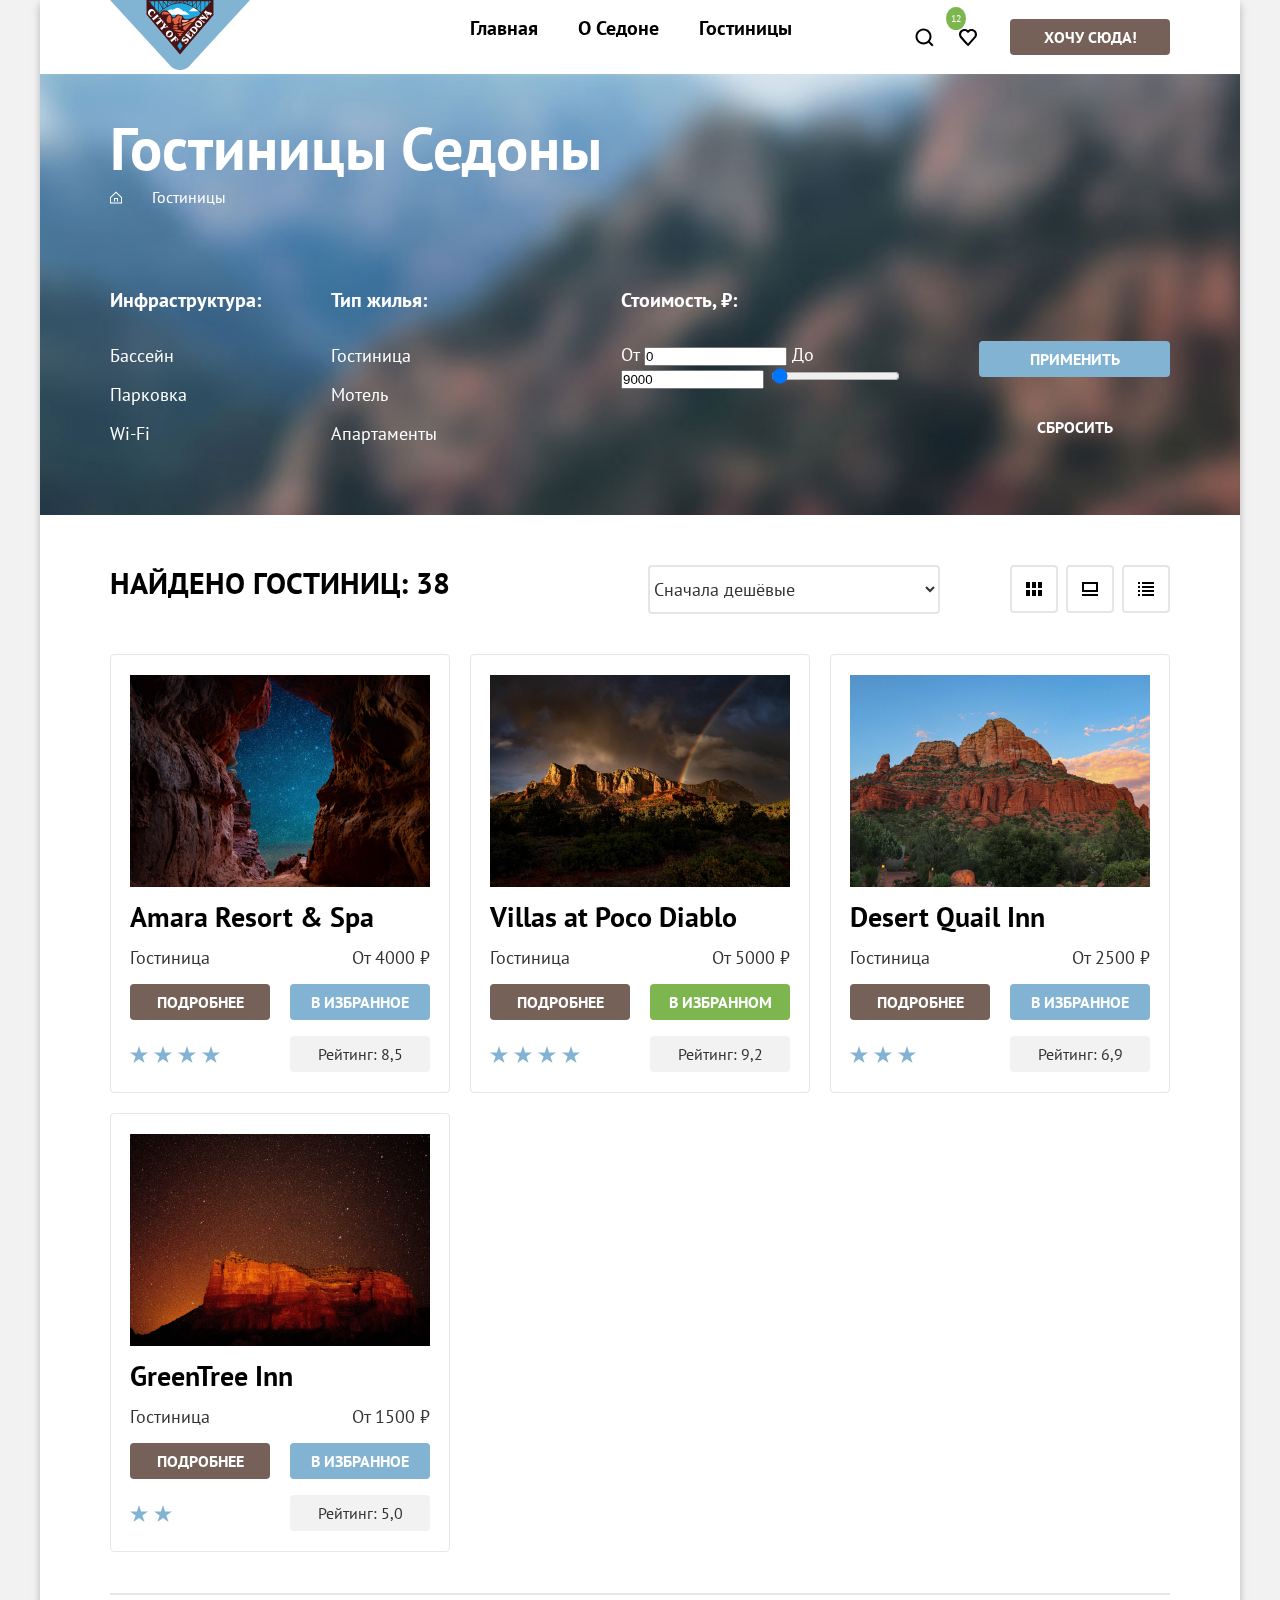
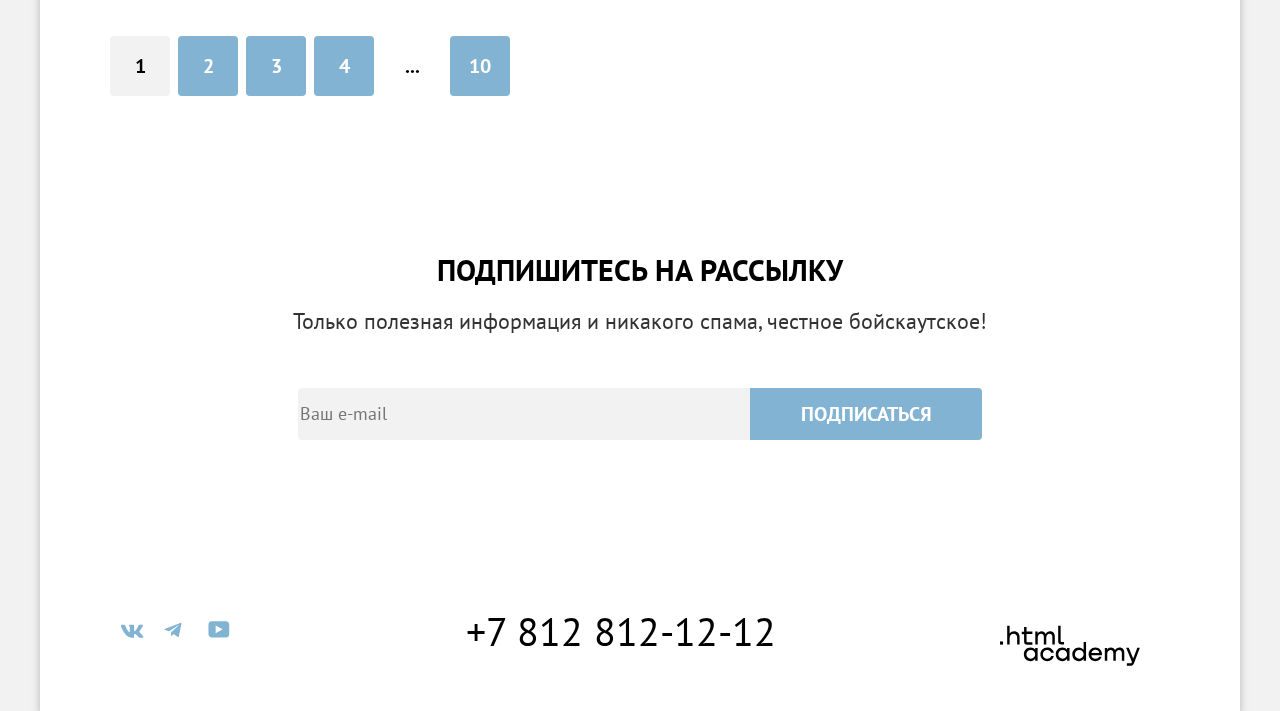
<file: catalog.html>
<!DOCTYPE html>
<html lang="ru">
  <head>
    <meta charset="utf-8">
    <title>Гостиницы Седоны</title>
    <link rel="stylesheet" href="styles/styles.css">
  </head>
  <body>
    <div class="page-container">
      <header class="page-header">
        <nav class="navigation">
          <a class="navigation-logo" href="index.html">
            <img class="image navigation-logo-image" src="images/logo.svg" width="140" height="70" alt="Логотип Седоны">
          </a>
          <ul class="navigation-list">
            <li class="navigation-item">
              <a class="navigation-link" href="index.html">Главная</a>
            </li>
            <li class="navigation-item">
              <a class="navigation-link" href=#>О Седоне</a>
            </li>
            <li class="navigation-item">
              <a class="navigation-link" href=#>Гостиницы</a>
            </li>
          </ul>
          <div class="navigation-items-right">
            <ul class="navigation-user">
              <li class="navigation-item-icons">
                <a class="navigation-link-icon-search" href=#>
                  <span class="visually-hidden">Поиск</span>
                </a>
              </li>
              <li class="navigation-item-icons">
                <a class="navigation-link-icon-featured" href=#>
                  <span class="visually-hidden">Избранное</span>
                  <span class="count">12</span>
                </a>
              </li>
            </ul>
            <button class="button search-button" type="submit">Хочу сюда!</button>
          </div>
        </nav>
      </header>
      <main class="main-inner">
        <section class="search">
          <header class="inner-header">
            <h1 class="inner-header-title">Гостиницы Седоны</h1>
            <ul class="breadcrumbs">
              <li class="breadcrumbs-item">
                <a class="breadcrumbs-link breadcrumbs-link-main" href="index.html">
                  <span class="visually-hidden">Главная</span>
                </a>
              </li>
              <li class="breadcrumbs-item">
                <a class="breadcrumbs-link">Гостиницы</a>
              </li>
            </ul>
          </header>
          <h2 class="visually-hidden">Параметры поиска</h2>
          <form class="search-form" action="https://echo.htmlacademy.ru/" method="post">
            <fieldset class="search-list search-list-check">
              <legend class="search-title">Инфраструктура:</legend>
              <ul class="search-options">
                <li>
                  <input class="visually-hidden" type="checkbox" name="pool" id="pool" checked>
                  <label class="search-label" for="pool">Бассейн</label>
                </li>
                <li>
                  <input class="visually-hidden" type="checkbox" name="parking" id="parking" checked>
                  <label class="search-label" for="parking">Парковка</label>
                </li>
                <li>
                  <input class="visually-hidden" type="checkbox" name="wifi" id="wifi">
                  <label class="search-label" for="wifi">Wi-Fi</label>
                </li>
              </ul>
            </fieldset>
            <fieldset class="search-list search-list-radio">
              <legend class="search-title">Тип жилья:</legend>
              <ul class="search-options">
                <li>
                  <input class="visually-hidden" type="radio" name="place-type" id="hotel" value="hotel" checked>
                  <label class="search-label" for="hotel">Гостиница</label>
                </li>
                <li>
                  <input class="visually-hidden" type="radio" name="place-type" id="motel" value="motel">
                  <label class="search-label" for="motel">Мотель</label>
                </li>
                <li>
                  <input class="visually-hidden" type="radio" name="place-type" id="apartment" value="apartment">
                  <label class="search-label" for="apartment">Апартаменты</label>
                </li>
              </ul>
            </fieldset>
            <fieldset class="search-list search-list-price">
              <legend class="search-title">Стоимость, ₽:</legend>
                <label class="search-price-label" for="price-start">От</label>
                <input class="search-input" placeholder="0" type="number" name="price-start" id="price-start" value="0">
                <label class="search-price-label" for="price-end">До</label>
                <input class="search-input" placeholder="10000" type="number" name="price-end" id="price-end" value="9000">
                <input type="range" min="0" max="10000" step="1" value="75">
            </fieldset>
            <div class="search-form-buttons">
              <button class="button search-submit" type="submit">Применить</button>
              <button class="button search-clear" type="reset">Сбросить</button>
            </div>
          </form>
        </section>
        <section class="catalog">
          <div class="catalog-filter">
            <h2 class="section-title section-title-left">Найдено гостиниц: 38</h2>
            <select class="filter-select" name="filter-options" aria-label="Сортировка">
              <option class="filter-select-option" value="cheap">Сначала дешёвые</option>
              <option class="filter-select-option" value="expensive">Сначала дорогие</option>
              <option class="filter-select-option" value="popular">Сначала популярные</option>
            </select>
            <div class="view-selection">
              <a class="view-button view-tiles" href="#">
                <span class=visually-hidden>Плитка</span>
              </a>
              <a class="view-button view-slideshow" href="#">
                <span class=visually-hidden>Слайд-шоу</span>
              </a>
              <a class="view-button view-list" href="#">
                <span class=visually-hidden>Список</span>
              </a>
            </div>
          </div>
          <ul class="hotels-list">
            <li class="hotels-item">
              <a class="hotels-link" href="#">
                <img class="image hotels-image" src="images/hotels/amara-resort-n-spa.jpg" width="300" height="212" alt="Вид из окон гостиницы Amara Resort & Spa">
              </a>
              <a class="hotels-link" href="#">
                <h3 class="hotels-title">Amara Resort & Spa</h3>
              </a>
              <span class="hotels-type">Гостиница</span>
              <span class="hotels-price">От 4000 ₽</span>
              <a class="button hotels-link-details" href="#">Подробнее</a>
              <button class="button featured-button" type="submit">В избранное</button>
              <ul class="hotels-stars">
                <li class="hotel-one-star">
                  <span class="visually-hidden">Одна звезда</span>
                </li>
                <li class="hotel-one-star">
                  <span class="visually-hidden">Две звезды</span>
                </li>
                <li class="hotel-one-star">
                  <span class="visually-hidden">Три звезды</span>
                </li>
                <li class="hotel-one-star">
                  <span class="visually-hidden">Четыре звезды</span>
                </li>
              </ul>
              <span class="hotels-rating">Рейтинг: 8,5</span>
            </li>
            <li class="hotels-item">
              <a class="hotels-link" href="#">
                <img class="image hotels-image" src="images/hotels/villas-at-poco-diablo.jpg" width="300" height="212" alt="Вид из окон гостиницы Villas at Poco Diablo">
              </a>
              <a class="hotels-link" href="#">
                <h3 class="hotels-title">Villas at Poco Diablo</h3>
              </a>
              <span class="hotels-type">Гостиница</span>
              <span class="hotels-price">От 5000 ₽</span>
              <a class="button hotels-link-details" href="#">Подробнее</a>
              <button class="button featured-button active" type="submit">В избранном</button>
              <ul class="hotels-stars">
                <li class="hotel-one-star">
                  <span class="visually-hidden">Одна звезда</span>
                </li>
                <li class="hotel-one-star">
                  <span class="visually-hidden">Две звезды</span>
                </li>
                <li class="hotel-one-star">
                  <span class="visually-hidden">Три звезды</span>
                </li>
                <li class="hotel-one-star">
                  <span class="visually-hidden">Четыре звезды</span>
                </li>
              </ul>
              <span class="hotels-rating">Рейтинг: 9,2</span>
            </li>
            <li class="hotels-item">
              <a class="hotels-link" href="#">
                <img class="image hotels-image" src="images/hotels/desert-quail-inn.jpg" width="300" height="212" alt="Вид из окон гостиницы Desert Quail Inn">
              </a>
              <a class="hotels-link" href="#">
                <h3 class="hotels-title">Desert Quail Inn</h3>
              </a>
              <span class="hotels-type">Гостиница</span>
              <span class="hotels-price">От 2500 ₽</span>
              <a class="button hotels-link-details" href="#">Подробнее</a>
              <button class="button featured-button" type="submit">В избранное</button>
              <ul class="hotels-stars">
                <li class="hotel-one-star">
                  <span class="visually-hidden">Одна звезда</span>
                </li>
                <li class="hotel-one-star">
                  <span class="visually-hidden">Две звезды</span>
                </li>
                <li class="hotel-one-star">
                  <span class="visually-hidden">Три звезды</span>
                </li>
              </ul>
              <span class="hotels-rating">Рейтинг: 6,9</span>
            </li>
            <li class="hotels-item">
              <a class="hotels-link" href="#">
                <img class="image hotels-image" src="images/hotels/green-tree-inn.jpg" width="300" height="212" alt="Вид из окон гостиницы GreenTree Inn">
              </a>
              <a class="hotels-link" href="#">
                <h3 class="hotels-title">GreenTree Inn</h3>
              </a>
              <span class="hotels-type">Гостиница</span>
              <span class="hotels-price">От 1500 ₽</span>
              <a class="button hotels-link-details" href="#">Подробнее</a>
              <button class="button featured-button" type="submit">В избранное</button>
              <ul class="hotels-stars">
                <li class="hotel-one-star">
                  <span class="visually-hidden">Одна звезда</span>
                </li>
                <li class="hotel-one-star">
                  <span class="visually-hidden">Две звезды</span>
                </li>
              </ul>
              <span class="hotels-rating">Рейтинг: 5,0</span>
            </li>
          </ul>

          <div class="straight-line"></div>

          <ul class="pagination">
            <li class="pagination-item">
              <a class="pagination-link pagination-current">1</a>
            </li>
            <li class="pagination-item">
              <a class="pagination-link" href="#">2</a>
            </li>
            <li class="pagination-item">
              <a class="pagination-link" href="#">3</a>
            </li>
            <li class="pagination-item">
              <a class="pagination-link" href="#">4</a>
            </li>
            <li class="pagination-item">
              <span class="pagination-link pagination-other">...</span>
            </li>
            <li class="pagination-item">
              <a class="pagination-link" href="#">10</a>
            </li>
          </ul>
        </section>
        <section class="subscribe">
          <h2 class="section-title">Подпишитесь на рассылку</h2>
          <p class="section-description">Только полезная информация и никакого спама, честное бойскаутское!</p>
          <form class="subscribe-form" action="https://echo.htmlacademy.ru/" method="post">
            <label for="subscribe-email" class="visually-hidden">e-mail</label>
            <input class="subscribe-input" placeholder="Ваш e-mail" type="email" name="subscribe-email" id="subscribe-email" required>
            <button class="button subscribe-button" type="submit">Подписаться</button>
          </form>
        </section>
      </main>
      <footer class="page-footer">
        <div class="footer-container">
          <ul class="contacts-media">
            <li class="contacts-media-item">
              <a class="media" href="https://vk.com/htmlacademy">
                <img class="navigation-media-image" src="images/icons/contacts-vk.svg" width="24" height="14" alt="Мы Вконтакте">
              </a>
            </li>
            <li class="contacts-media-item">
              <a class="media" href="https://t.me/htmlacademy ">
                <img class="navigation-media-image" src="images/icons/contacts-tg.svg" width="18" height="16" alt="Мы в Телеграм">
              </a>
            </li>
            <li class="contacts-media-item">
              <a class="media" href="https://www.youtube.com/user/htmlacademyru">
                <img class="navigation-media-image" src="images/icons/contacts-yt.svg" width="22" height="17" alt="Мы на Ютубе">
              </a>
            </li>
          </ul>
          <a class="contacts-phone" href="tel:+78128121212">+7 812 812-12-12</a>
          <a class="contacts-academy" href="https://htmlacademy.ru/">
            <img class="navigation-logo-image" src="images/academy.svg" width="115" height="33" alt="HTML Academy">
          </a>
        </div>
      </footer>
    </div>
  </body>
</html>
</file>
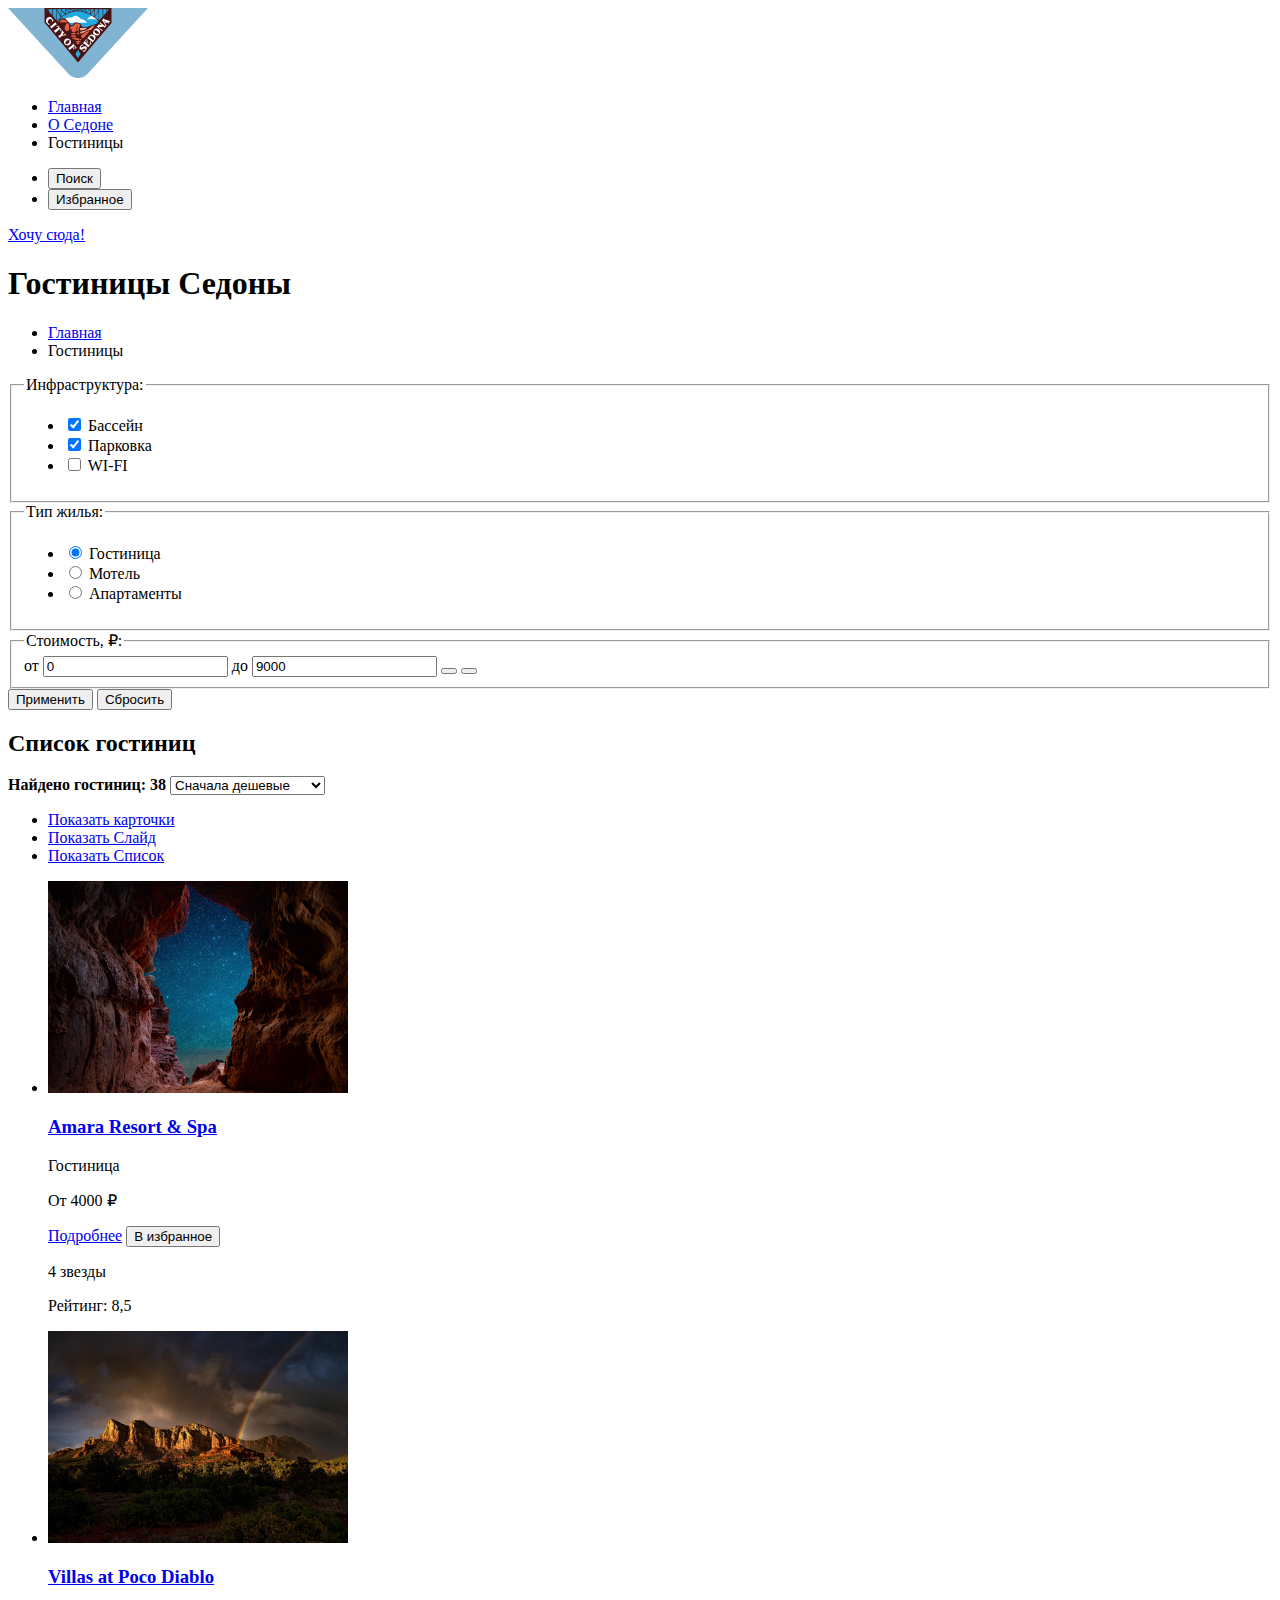
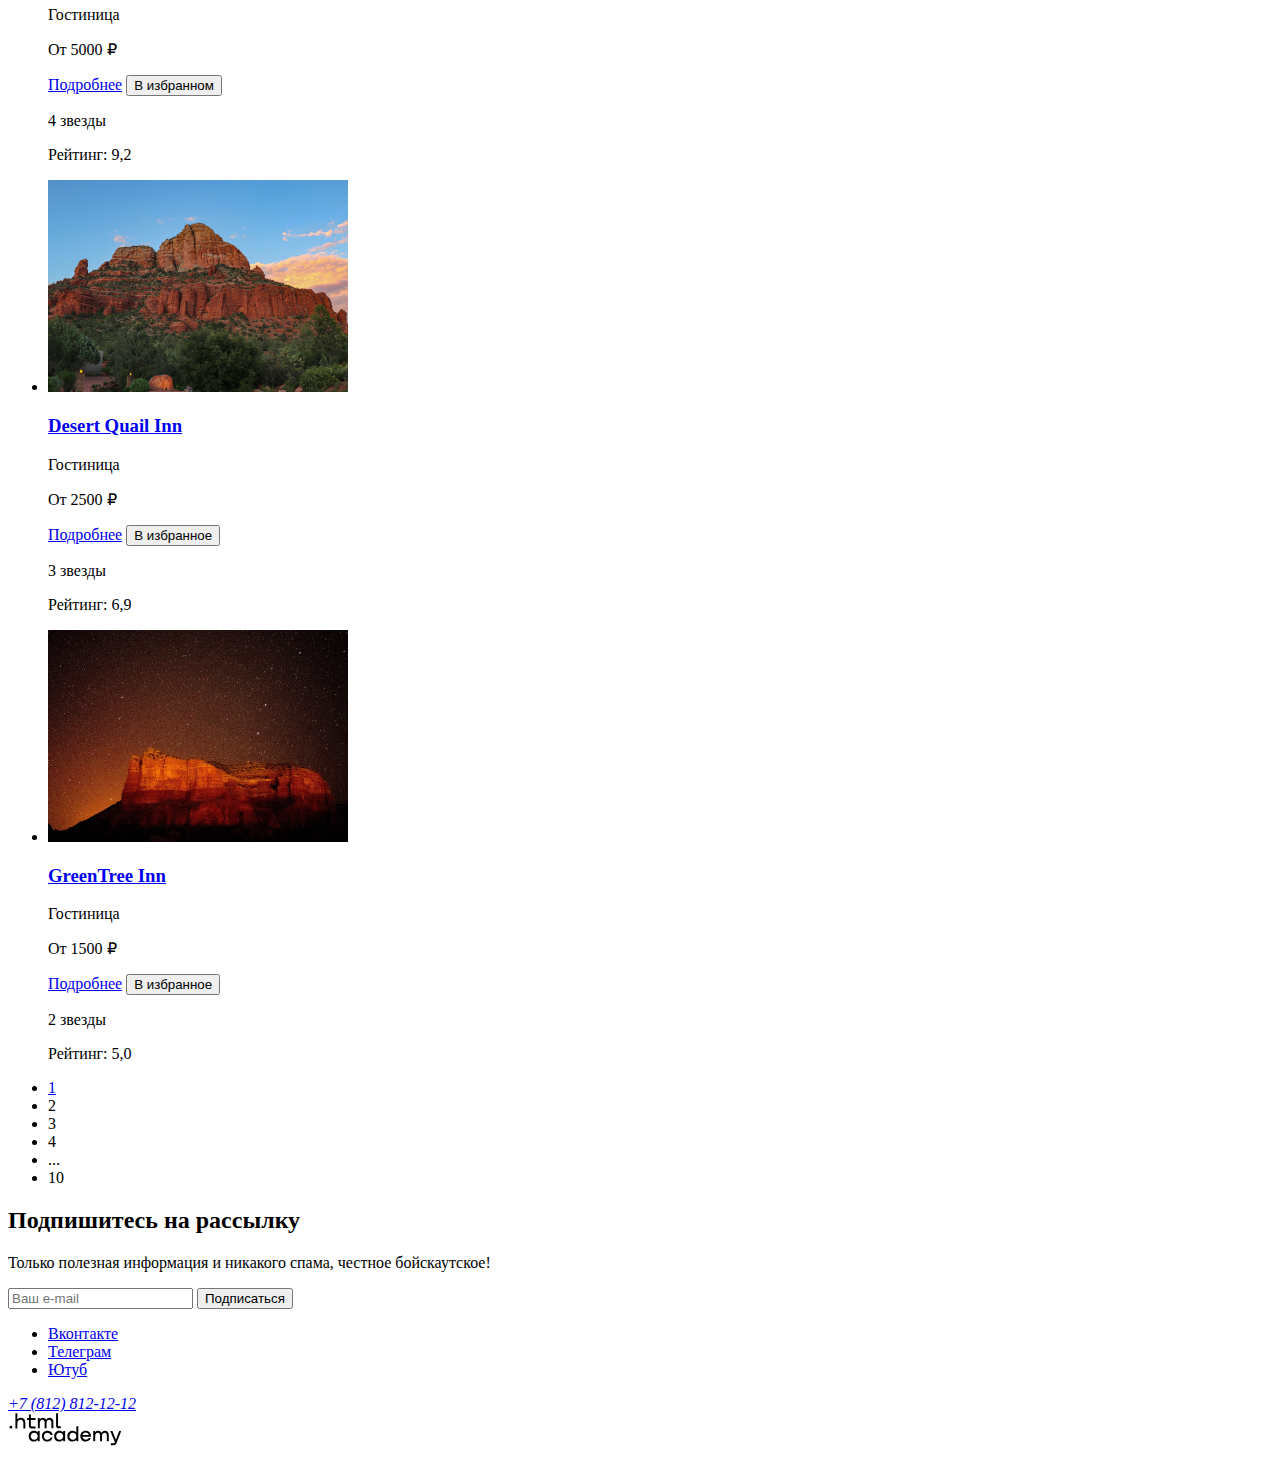
<file: 2/catalog.html>
<!DOCTYPE html>
<html lang="ru">
  <head>
    <meta charset="utf-8">
    <title>Седона: Гостиницы</title>
    <!-- <link rel="stylesheet" href="styles/styles.css">  -->
  <body>
    <div class="main-page-container">
    <header data-test="header" class="main-header">
      <a class="logo" href="index.html"><img src="images/logo-sedona.svg" alt="Логотип города Седона" width="140" height="70"></a>
      <nav class="main-navigation">
        <ul class="navigation-list">
          <li class="navigation-list-item">
            <a href="index.html">Главная</a>
          </li>
          <li class="navigation-list-item">
            <a href="#">О Седоне</a>
          </li>
          <li class="navigation-list-item">
            <a class="active">Гостиницы</a>
          </li>
        </ul>
        <ul class="navigation-user">
          <li class="navigation-user-item">
            <button type="button-search"><span class="visually-hidden">Поиск</span></button>
          </li>
          <li class="navigation-user-item">
            <button type="button-favorite"><span class="visually-hidden">Избранное</span></button>
          </li>
        </ul>
        <a class="button button-brown button-nav-size" href="#">Хочу сюда!</a>
      </nav>
    </header>
    <main class="hostels main-sticky" data-test="main">
      <section class="filter" data-test=" filter">
        <h1>Гостиницы Седоны</h1>
        <header class="breadcrumbs-header">
          <ul class="breadcrumbs">
            <li class="breadcrumbs-item">
              <a class="breadcrumbs-link breadcrumbs-main-image" href="index.html"><span class="visually-hidden">Главная</span></a>
            </li>
            <li class="breadcrumbs-item">
              <a class="breadcrumbs-link">Гостиницы</a>
            </li>
          </ul>
        </header>
        <form class="sort-form" action="https://echo.htmlacademy.ru/" method="GET">
            <fieldset class="catalog-filter-group">
              <legend class="catalog-filter-title">Инфраструктура:</legend>
              <ul class="catalog-filter-list">
                <li class="catalog-filter-item">
                  <label class="control">
                    <input class="control-input-check" type="checkbox" name="Pool" checked>
                    Бассейн
                  </label>
                </li>
                <li class="catalog-filter-item">
                  <label class="control">
                    <input class="control-input-check" type="checkbox" name="Parking" checked>
                    Парковка
                  </label>
                </li>
                <li class="catalog-filter-item">
                  <label class="control">
                    <input class="control-input-check" type="checkbox" name="WI-FI">
                    WI-FI
                  </label>
                </li>
              </ul>
            </fieldset>
            <fieldset class="catalog-filter-group">
              <legend class="catalog-filter-title">Тип жилья:</legend>
              <ul class="catalog-filter-list">
                <li class="catalog-filter-item">
                  <label class="control">
                    <input class="control-input-check" type="radio" name="living-space" value="hostel" checked>
                    Гостиница
                  </label>
                </li>
                <li class="catalog-filter-item">
                  <label class="control">
                    <input class="control-input-check" type="radio" name="living-space" value="motel">
                    Мотель
                  </label>
                </li>
                <li class="catalog-filter-item">
                  <label class="control">
                    <input class="control-input-check" type="radio" name="living-space" value="apartments">
                    Апартаменты
                  </label>
                </li>
              </ul>
            </fieldset>
        <fieldset class="catalog-filter-slider">
          <legend class="catalog-filter-title">Стоимость, ₽:</legend>
          <label class="control">
            <span class="control-range">от</span>
            <input class="control-input control-input-left" type="number" name="min-cost" value="0">
          </label>
          <label class="control">
            <span class="control-range">до</span>
            <input class="control-input control-input-right" type="number" name="max-cost" value="9000">
          </label>
          <button class="slider" type="button"></button>
          <button class="slider" type="button"></button>
        </fieldset>
        <div class="button-sort-column">
          <button class="button button-blue button-filter-submit" type="submit">Применить</button>
          <button class="button button-clear button-filter-reset" type="reset">Сбросить</button>
        </div>
      </form>
      </section>
      <section class="hostel-info">
				<header class="header-hotel">
        <h2 class="visually-hidden">Список гостиниц</h2>
        <b class="hostel-quantity title-two">Найдено гостиниц: 38</b>
        <select class="sorting">
          <option class="sorting-item">Сначала дешевые</option>
          <option class="sorting-item">Сначала дорогие</option>
          <option class="sorting-item">Сначала популярные</option>
        </select>
        <ul class="position-list">
          <li class="position-item">
            <a class="card-position-button card-position-card card-position-button-active" href="#"><span class="visually-hidden">Показать карточки</span></a>
          </li>
          <li class="position-item">
            <a class="card-position-button card-position-slide" href="#"><span class="visually-hidden">Показать Слайд</span></a>
          </li>
          <li class="position-item">
            <a class="card-position-button card-position-list" href="#"><span class="visually-hidden">Показать Список</span></a>
          </li>
        </ul>
				</header>
        <ul class="hostel-list">
          <li class="hotel-item">
            <a href="#"><img src="images/hotel-images/amara-resort-spa.jpg" alt="видно звездное небо сквозь горы" width="300" height="212"></a>
            <a class="hotel-item-link" href="#"><h3 class="hotel-item-title">Amara Resort & Spa</h3></a>
            <p class="hotel-type">Гостиница</p>
            <p class="hotel-price">От 4000 ₽</p>
            <a class="button button-brown button-more-size" href="#">Подробнее</a>
            <button class="button button-blue button-favorite-size" type="button">В избранное</button>
						<p class="stars stars-4">
							<span class="visually-hidden">4 звезды</span>
						</p>
            <p class="hotel-rating">Рейтинг: 8,5</p>
          </li>
          <li class="hotel-item">
            <a href="#"><img src="images/hotel-images/villas-at-poco-diablo.jpg" alt="Надвигаются тучи над горой" width="300" height="212"></a>
            <a class="hotel-item-link" href="#"><h3 class="hotel-item-title">Villas at Poco Diablo</h3></a>
            <p class="hotel-type">Гостиница</p>
            <p class="hotel-price">От 5000 ₽</p>
            <a class="button button-brown button-more-size" href="#">Подробнее</a>
            <button class="button button-green button-selected-size" type="button">В избранном</button>
						<p class="stars stars-4">
							<span class="visually-hidden">4 звезды</span>
						</p>
            <p class="hotel-rating">Рейтинг: 9,2</p>
          </li>
          <li class="hotel-item">
            <a href="#"><img src="images/hotel-images/desert-quail-inn.jpg" alt="Высокая степная гора" width="300" height="212"></a>
            <a class="hotel-item-link" href="#" ><h3 class="hotel-item-title">Desert Quail Inn</h3></a>
            <p class="hotel-type">Гостиница</p>
            <p class="hotel-price">От 2500 ₽</p>
            <a class="button button-brown button-more-size" href="#">Подробнее</a>
            <button class="button button-blue button-favorite-size" type="button">В избранное</button>
						<p class="stars stars-3">
							<span class="visually-hidden">3 звезды</span>
						</p>
            <p class="hotel-rating">Рейтинг: 6,9</p>
          </li>
          <li class="hotel-item">
            <a href="#"><img src="images/hotel-images/greentree-inn.jpg" alt="Гора отсвечивает оранжевым цветом под звездным небом" width="300" height="212"></a>
            <a class="hotel-item-link" href="#"><h3 class="hotel-item-title">GreenTree Inn</h3></a>
            <p class="hotel-type">Гостиница</p>
            <p class="hotel-price">От 1500 ₽</p>
            <a class="button button-brown button-more-size" href="#">Подробнее</a>
            <button class="button button-blue button-favorite-size" type="button">В избранное</button>
						<p class="stars stars-2">
							<span class="visually-hidden">2 звезды</span>
						</p>
            <p class="hotel-rating">Рейтинг: 5,0</p>
          </li>
        </ul>
        <ul class="pagination">
          <li class="pagination-item">
            <a class="pagination-link pagination-size-number pagination-active-link" href="#">1</a>
          </li>
          <li class="pagination-item">
            <a class="pagination-link pagination-size-number">2</a>
          </li>
          <li class="pagination-item">
            <a class="pagination-link pagination-size-number">3</a>
          </li>
          <li class="pagination-item">
            <a class="pagination-link pagination-size-number">4</a>
          </li>
          <li class="pagination-item">
            <a class="pagination-link emptiness-link">...</a>
          </li>
          <li class="pagination-item">
            <a class="pagination-link pagination-size-numbers">10</a>
          </li>
        </ul>
      </section>
      <section class="subscribe subscribe-catalog" data-test="subscribe">
        <h2 class="title-two">Подпишитесь на рассылку</h2>
        <p class="subtitle-two">Только полезная информация и никакого спама, честное бойскаутское!</p>
        <form class="subscribe-form" action="https://echo.htmlacademy.ru/" method="post">
          <input class="input-subscribe-size" type="email" name="email" placeholder="Ваш e-mail">
          <button class="button button-blue button-subscribe-size" type="submit">Подписаться</button>
        </form>
      </section>
    </main>
     <footer class="main-footer" data-test="footer">
      <ul class="footer-nav">
        <li>
          <a class="vkontakte social-size" href="https://vk.com/htmlacademy"><span class="visually-hidden">Вконтакте</span></a>
        </li>
        <li>
          <a class="telegram social-size" href="https://t.me/htmlacademy "><span class="visually-hidden">Телеграм</span></a>
        </li>
        <li>
          <a class="youtube social-size" href="https://www.youtube.com/user/htmlacademyru"><span class="visually-hidden">Ютуб</span></a>
        </li>
      </ul>
      <address class="address-footer">
        <a href="tel:+78128121212">+7 (812) 812-12-12</a>
      </address>
      <a class="logo-footer" href="https://htmlacademy.ru/"><img src="images/logo-academy.svg" alt="Логотип html academy" width="115" height="33"></a>
    </footer>
    </div>
  </body>
</html>
</file>
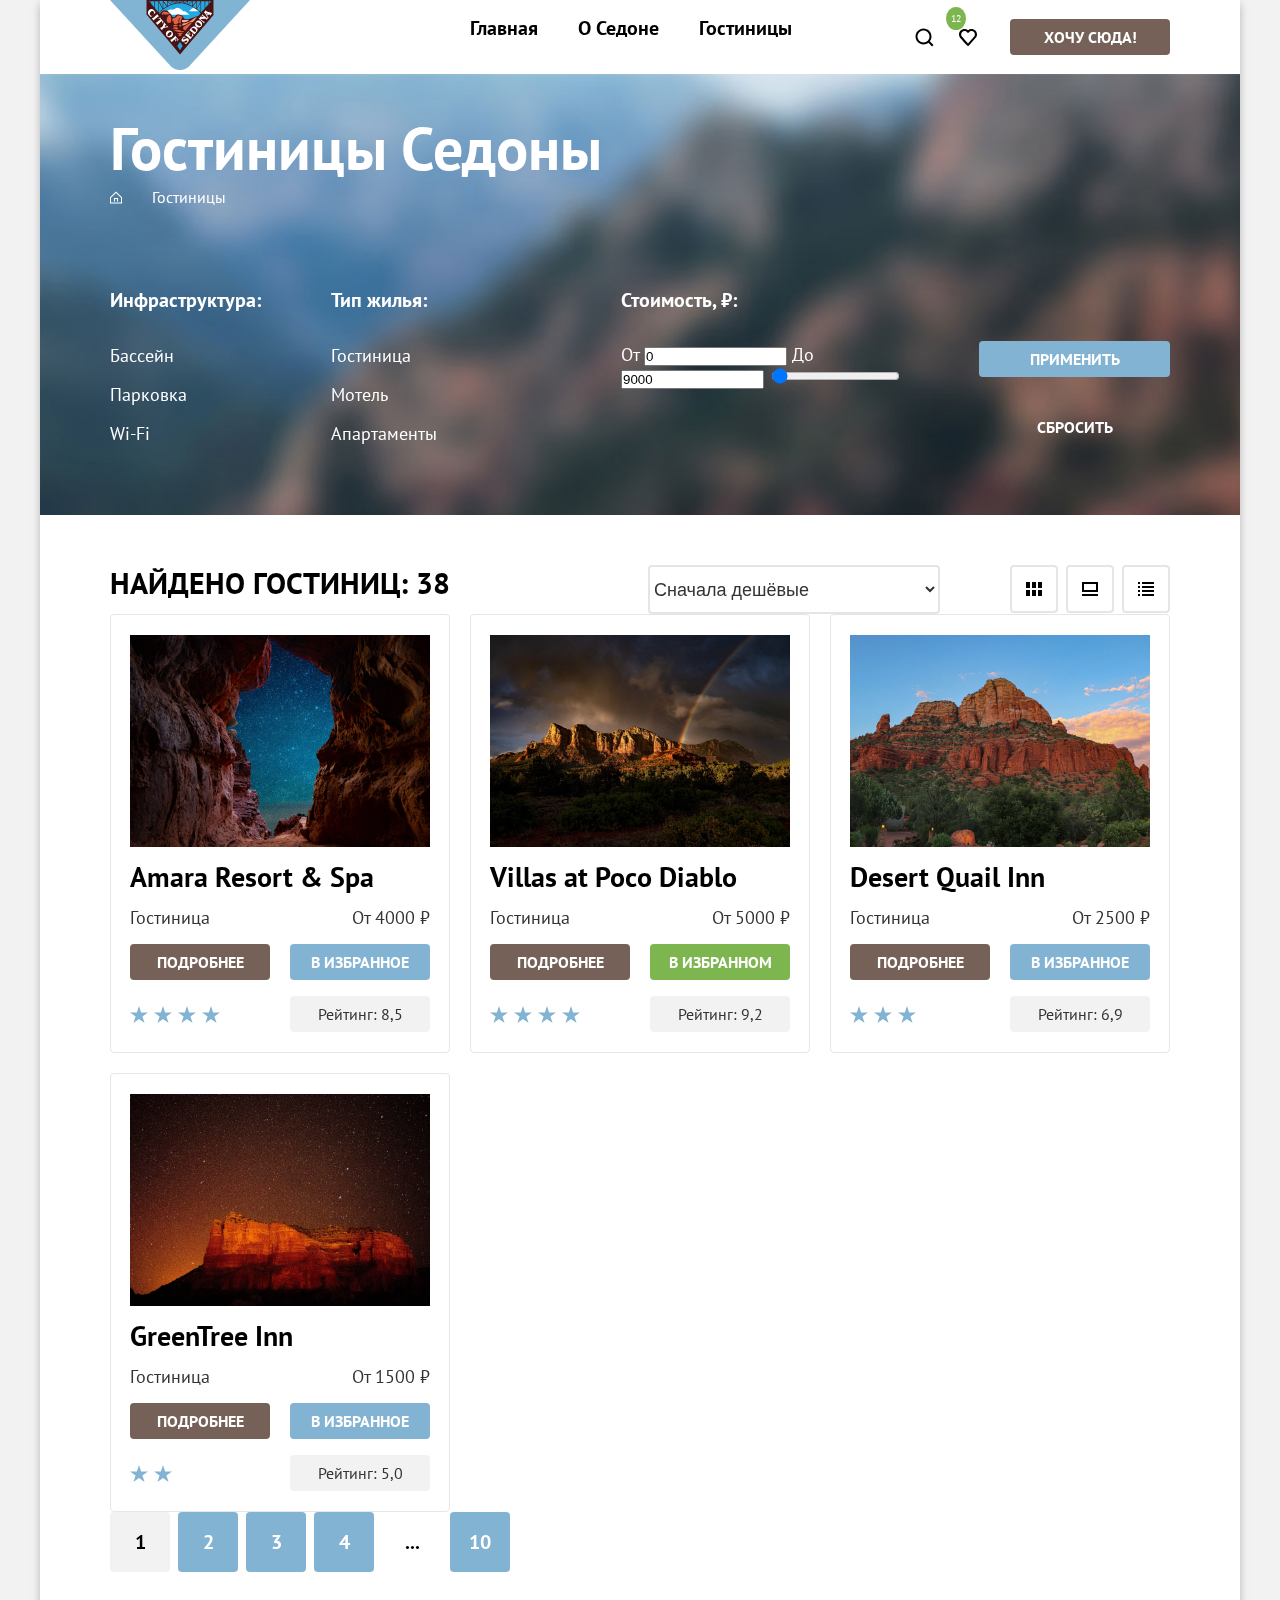
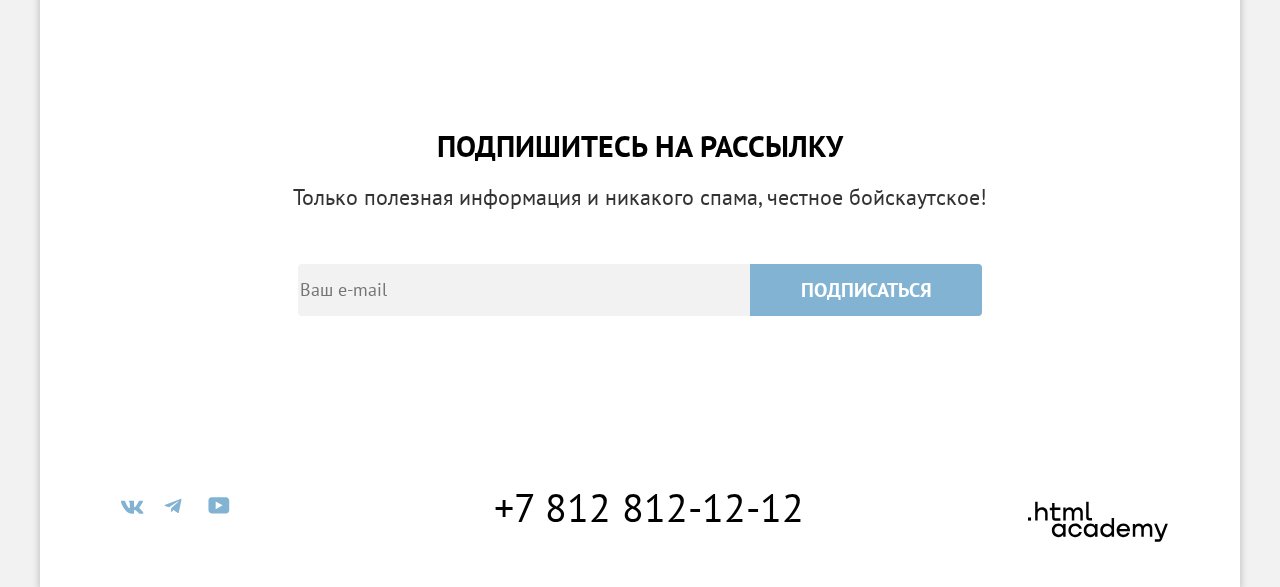
<file: 3/catalog.html>
<!DOCTYPE html>
<html lang="ru">
  <head>
    <meta charset="utf-8">
    <title>Гостиницы Седоны</title>
    <link rel="stylesheet" href="styles/styles.css">
    <base href="https://htmlacademy-htmlcss.github.io/2428757-sedona-1/3/">
</head>
  <body>
    <div class="page-container">
      <header class="page-header">
        <nav class="navigation">
          <a class="navigation-logo" href="index.html">
            <img class="image navigation-logo-image" src="images/logo.svg" width="140" height="70" alt="Логотип Седоны">
          </a>
          <ul class="navigation-list">
            <li class="navigation-item">
              <a class="navigation-link" href="index.html">Главная</a>
            </li>
            <li class="navigation-item">
              <a class="navigation-link" href=#>О Седоне</a>
            </li>
            <li class="navigation-item">
              <a class="navigation-link" href=#>Гостиницы</a>
            </li>
          </ul>
          <div class="navigation-items-right">
            <ul class="navigation-user">
              <li class="navigation-item-icons">
                <a class="navigation-link-icon-search" href=#>
                  <span class="visually-hidden">Поиск</span>
                </a>
              </li>
              <li class="navigation-item-icons">
                <a class="navigation-link-icon-featured" href=#>
                  <span class="visually-hidden">Избранное</span>
                  <span class="count">12</span>
                </a>
              </li>
            </ul>
            <button class="button search-button" type="submit">Хочу сюда!</button>
          </div>
        </nav>
      </header>
      <main class="main-inner">
        <section class="search">
          <header class="inner-header">
            <h1 class="inner-header-title">Гостиницы Седоны</h1>
            <ul class="breadcrumbs">
              <li class="breadcrumbs-item">
                <a class="breadcrumbs-link breadcrumbs-link-main" href="index.html">
                  <span class="visually-hidden">Главная</span>
                </a>
              </li>
              <li class="breadcrumbs-item">
                <a class="breadcrumbs-link">Гостиницы</a>
              </li>
            </ul>
          </header>
          <h2 class="visually-hidden">Параметры поиска</h2>
          <form class="search-form" action="https://echo.htmlacademy.ru/" method="post">
            <fieldset class="search-list search-list-check">
              <legend class="search-title">Инфраструктура:</legend>
              <ul class="search-options">
                <li>
                  <input class="visually-hidden" type="checkbox" name="pool" id="pool" checked>
                  <label class="search-label" for="pool">Бассейн</label>
                </li>
                <li>
                  <input class="visually-hidden" type="checkbox" name="parking" id="parking" checked>
                  <label class="search-label" for="parking">Парковка</label>
                </li>
                <li>
                  <input class="visually-hidden" type="checkbox" name="wifi" id="wifi">
                  <label class="search-label" for="wifi">Wi-Fi</label>
                </li>
              </ul>
            </fieldset>
            <fieldset class="search-list search-list-radio">
              <legend class="search-title">Тип жилья:</legend>
              <ul class="search-options">
                <li>
                  <input class="visually-hidden" type="radio" name="place-type" id="hotel" value="hotel" checked>
                  <label class="search-label" for="hotel">Гостиница</label>
                </li>
                <li>
                  <input class="visually-hidden" type="radio" name="place-type" id="motel" value="motel">
                  <label class="search-label" for="motel">Мотель</label>
                </li>
                <li>
                  <input class="visually-hidden" type="radio" name="place-type" id="apartment" value="apartment">
                  <label class="search-label" for="apartment">Апартаменты</label>
                </li>
              </ul>
            </fieldset>
            <fieldset class="search-list search-list-price">
              <legend class="search-title">Стоимость, ₽:</legend>
                <label class="search-price-label" for="price-start">От</label>
                <input class="search-input" placeholder="0" type="number" name="price-start" id="price-start" value="0">
                <label class="search-price-label" for="price-end">До</label>
                <input class="search-input" placeholder="10000" type="number" name="price-end" id="price-end" value="9000">
                <input type="range" min="0" max="10000" step="1" value="75">
            </fieldset>
            <div class="search-form-buttons">
              <button class="button search-submit" type="submit">Применить</button>
              <button class="button search-clear" type="reset">Сбросить</button>
            </div>
          </form>
        </section>
        <section class="catalog">
          <div class="catalog-filter">
            <h2 class="section-title section-title-left">Найдено гостиниц: 38</h2>
            <select class="filter-select" name="filter-options" aria-label="Сортировка">
              <option class="filter-select-option" value="cheap">Сначала дешёвые</option>
              <option class="filter-select-option" value="expensive">Сначала дорогие</option>
              <option class="filter-select-option" value="popular">Сначала популярные</option>
            </select>
            <div class="view-selection">
              <a class="view-button view-tiles" href="#">
                <span class=visually-hidden>Плитка</span>
              </a>
              <a class="view-button view-slideshow" href="#">
                <span class=visually-hidden>Слайд-шоу</span>
              </a>
              <a class="view-button view-list" href="#">
                <span class=visually-hidden>Список</span>
              </a>
            </div>
          </div>
          <ul class="hotels-list">
            <li class="hotels-item">
              <a class="hotels-link" href="#">
                <img class="image hotels-image" src="images/hotels/amara-resort-n-spa.jpg" width="300" height="212" alt="Вид из окон гостиницы Amara Resort & Spa">
              </a>
              <a class="hotels-link" href="#">
                <h3 class="hotels-title">Amara Resort & Spa</h3>
              </a>
              <span class="hotels-type">Гостиница</span>
              <span class="hotels-price">От 4000 ₽</span>
              <a class="button hotels-link-details" href="#">Подробнее</a>
              <button class="button featured-button" type="submit">В избранное</button>
              <ul class="hotels-stars">
                <li class="hotel-one-star">
                  <span class="visually-hidden">Одна звезда</span>
                </li>
                <li class="hotel-one-star">
                  <span class="visually-hidden">Две звезды</span>
                </li>
                <li class="hotel-one-star">
                  <span class="visually-hidden">Три звезды</span>
                </li>
                <li class="hotel-one-star">
                  <span class="visually-hidden">Четыре звезды</span>
                </li>
              </ul>
              <span class="hotels-rating">Рейтинг: 8,5</span>
            </li>
            <li class="hotels-item">
              <a class="hotels-link" href="#">
                <img class="image hotels-image" src="images/hotels/villas-at-poco-diablo.jpg" width="300" height="212" alt="Вид из окон гостиницы Villas at Poco Diablo">
              </a>
              <a class="hotels-link" href="#">
                <h3 class="hotels-title">Villas at Poco Diablo</h3>
              </a>
              <span class="hotels-type">Гостиница</span>
              <span class="hotels-price">От 5000 ₽</span>
              <a class="button hotels-link-details" href="#">Подробнее</a>
              <button class="button featured-button active" type="submit">В избранном</button>
              <ul class="hotels-stars">
                <li class="hotel-one-star">
                  <span class="visually-hidden">Одна звезда</span>
                </li>
                <li class="hotel-one-star">
                  <span class="visually-hidden">Две звезды</span>
                </li>
                <li class="hotel-one-star">
                  <span class="visually-hidden">Три звезды</span>
                </li>
                <li class="hotel-one-star">
                  <span class="visually-hidden">Четыре звезды</span>
                </li>
              </ul>
              <span class="hotels-rating">Рейтинг: 9,2</span>
            </li>
            <li class="hotels-item">
              <a class="hotels-link" href="#">
                <img class="image hotels-image" src="images/hotels/desert-quail-inn.jpg" width="300" height="212" alt="Вид из окон гостиницы Desert Quail Inn">
              </a>
              <a class="hotels-link" href="#">
                <h3 class="hotels-title">Desert Quail Inn</h3>
              </a>
              <span class="hotels-type">Гостиница</span>
              <span class="hotels-price">От 2500 ₽</span>
              <a class="button hotels-link-details" href="#">Подробнее</a>
              <button class="button featured-button" type="submit">В избранное</button>
              <ul class="hotels-stars">
                <li class="hotel-one-star">
                  <span class="visually-hidden">Одна звезда</span>
                </li>
                <li class="hotel-one-star">
                  <span class="visually-hidden">Две звезды</span>
                </li>
                <li class="hotel-one-star">
                  <span class="visually-hidden">Три звезды</span>
                </li>
              </ul>
              <span class="hotels-rating">Рейтинг: 6,9</span>
            </li>
            <li class="hotels-item">
              <a class="hotels-link" href="#">
                <img class="image hotels-image" src="images/hotels/green-tree-inn.jpg" width="300" height="212" alt="Вид из окон гостиницы GreenTree Inn">
              </a>
              <a class="hotels-link" href="#">
                <h3 class="hotels-title">GreenTree Inn</h3>
              </a>
              <span class="hotels-type">Гостиница</span>
              <span class="hotels-price">От 1500 ₽</span>
              <a class="button hotels-link-details" href="#">Подробнее</a>
              <button class="button featured-button" type="submit">В избранное</button>
              <ul class="hotels-stars">
                <li class="hotel-one-star">
                  <span class="visually-hidden">Одна звезда</span>
                </li>
                <li class="hotel-one-star">
                  <span class="visually-hidden">Две звезды</span>
                </li>
              </ul>
              <span class="hotels-rating">Рейтинг: 5,0</span>
            </li>
          </ul>
          <ul class="pagination">
            <li class="pagination-item">
              <a class="pagination-link pagination-current">1</a>
            </li>
            <li class="pagination-item">
              <a class="pagination-link" href="#">2</a>
            </li>
            <li class="pagination-item">
              <a class="pagination-link" href="#">3</a>
            </li>
            <li class="pagination-item">
              <a class="pagination-link" href="#">4</a>
            </li>
            <li class="pagination-item">
              <span class="pagination-link pagination-other">...</span>
            </li>
            <li class="pagination-item">
              <a class="pagination-link" href="#">10</a>
            </li>
          </ul>
        </section>
        <section class="subscribe">
          <h2 class="section-title">Подпишитесь на рассылку</h2>
          <p class="section-description">Только полезная информация и никакого спама, честное бойскаутское!</p>
          <form class="subscribe-form" action="https://echo.htmlacademy.ru/" method="post">
            <label for="subscribe-email" class="visually-hidden">e-mail</label>
            <input class="subscribe-input" placeholder="Ваш e-mail" type="email" name="subscribe-email" id="subscribe-email" required>
            <button class="button subscribe-button" type="submit">Подписаться</button>
          </form>
        </section>
      </main>
      <footer class="page-footer">
        <div class="footer-container">
          <ul class="contacts-media">
            <li class="contacts-media-item">
              <a class="media" href="https://vk.com/htmlacademy">
                <img class="navigation-media-image" src="images/icons/contacts-vk.svg" width="24" height="14" alt="Мы Вконтакте">
              </a>
            </li>
            <li class="contacts-media-item">
              <a class="media" href="https://t.me/htmlacademy ">
                <img class="navigation-media-image" src="images/icons/contacts-tg.svg" width="18" height="16" alt="Мы в Телеграм">
              </a>
            </li>
            <li class="contacts-media-item">
              <a class="media" href="https://www.youtube.com/user/htmlacademyru">
                <img class="navigation-media-image" src="images/icons/contacts-yt.svg" width="22" height="17" alt="Мы на Ютубе">
              </a>
            </li>
          </ul>
          <a class="contacts-phone" href="tel:+78128121212">+7 812 812-12-12</a>
          <a class="contacts-academy" href="https://htmlacademy.ru/">
            <img class="navigation-logo-image" src="images/academy.svg" width="115" height="33" alt="HTML Academy">
          </a>
        </div>
      </footer>
    </div>
  </body>
</html>
</file>
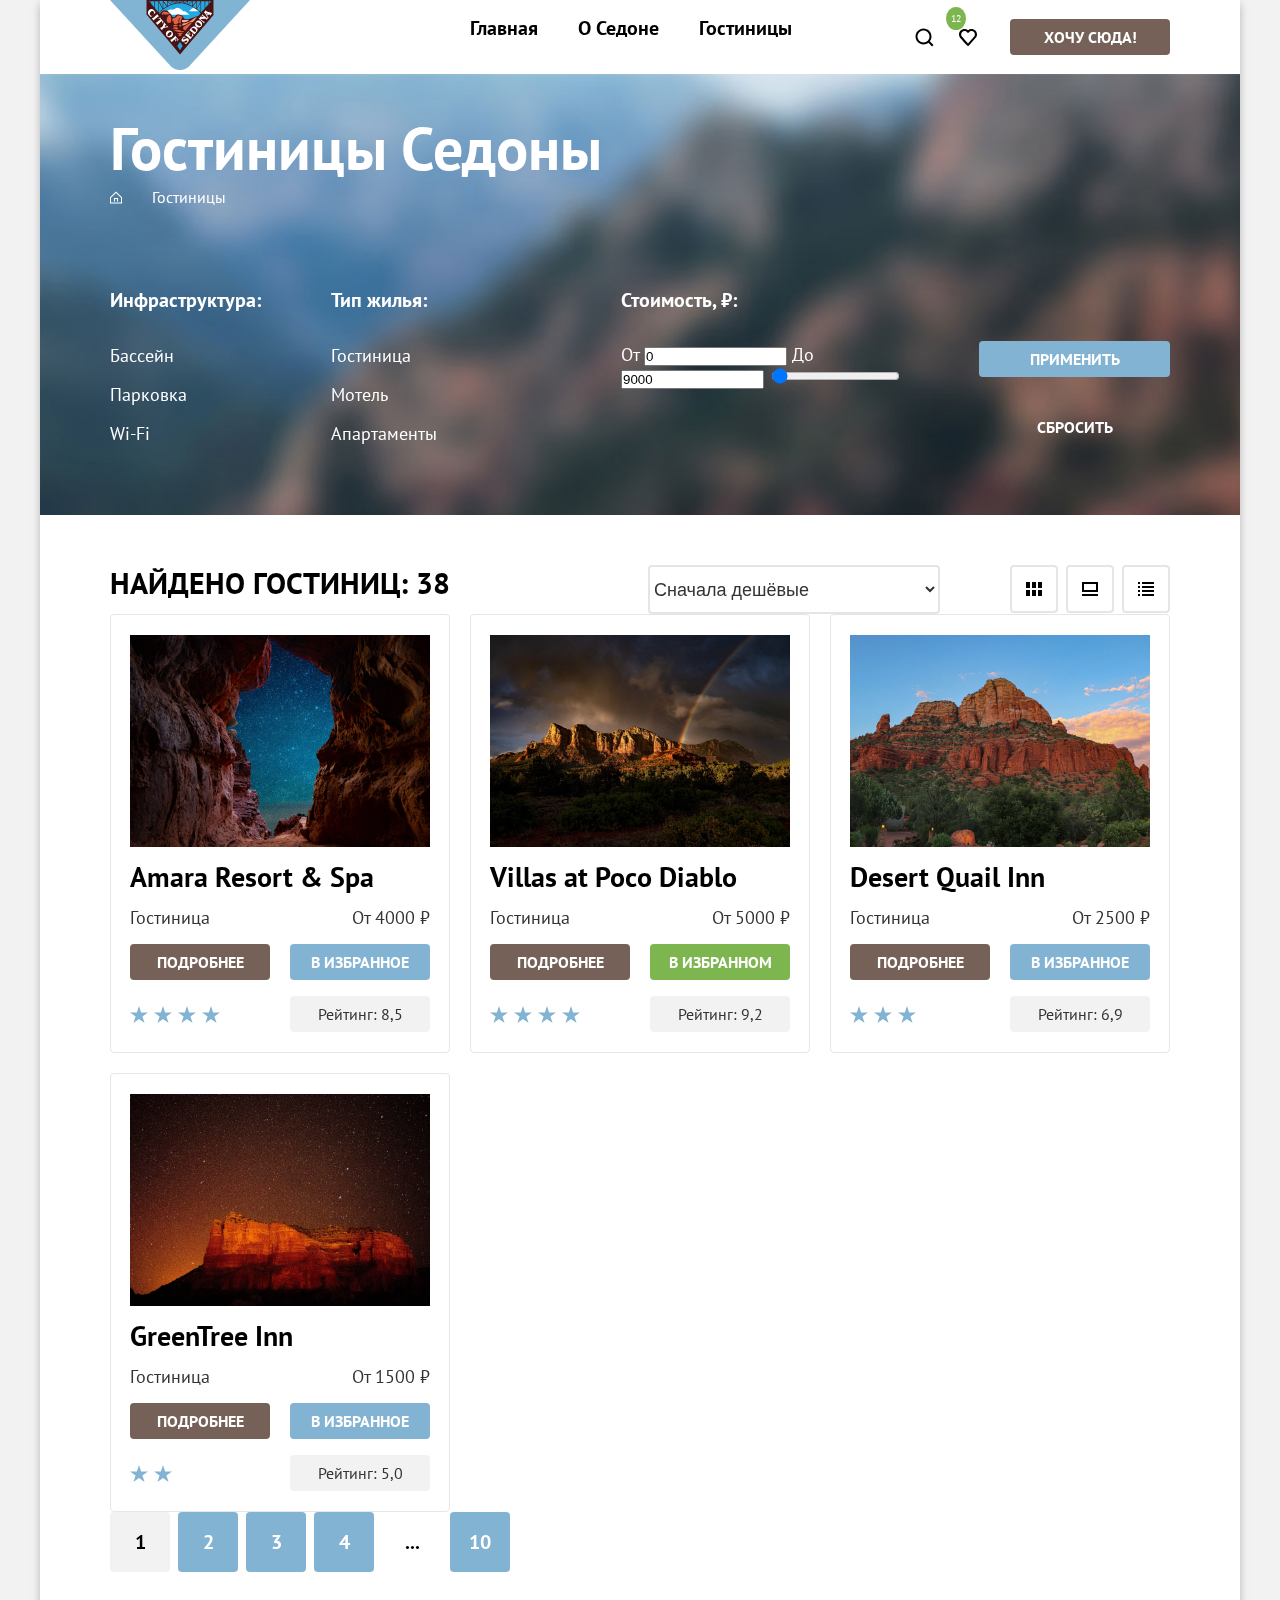
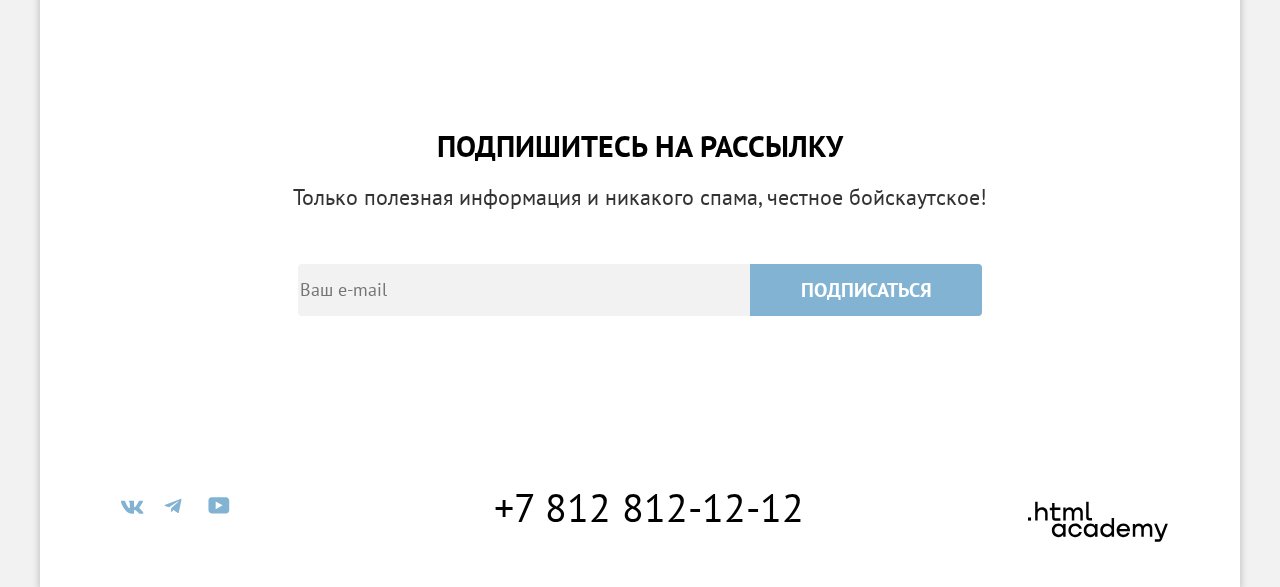
<file: 3/hotels.html>
<!DOCTYPE html>
<html lang="ru">
  <head>
    <meta charset="utf-8">
    <title>Гостиницы Седоны</title>
    <link rel="stylesheet" href="styles/styles.css">
    <base href="https://htmlacademy-htmlcss.github.io/2428757-sedona-1/3/">
</head>
  <body>
    <div class="page-container">
      <header class="page-header">
        <nav class="navigation">
          <a class="navigation-logo" href="index.html">
            <img class="image navigation-logo-image" src="images/logo.svg" width="140" height="70" alt="Логотип Седоны">
          </a>
          <ul class="navigation-list">
            <li class="navigation-item">
              <a class="navigation-link" href="index.html">Главная</a>
            </li>
            <li class="navigation-item">
              <a class="navigation-link" href=#>О Седоне</a>
            </li>
            <li class="navigation-item">
              <a class="navigation-link" href=#>Гостиницы</a>
            </li>
          </ul>
          <div class="navigation-items-right">
            <ul class="navigation-user">
              <li class="navigation-item-icons">
                <a class="navigation-link-icon-search" href=#>
                  <span class="visually-hidden">Поиск</span>
                </a>
              </li>
              <li class="navigation-item-icons">
                <a class="navigation-link-icon-featured" href=#>
                  <span class="visually-hidden">Избранное</span>
                  <span class="count">12</span>
                </a>
              </li>
            </ul>
            <button class="button search-button" type="submit">Хочу сюда!</button>
          </div>
        </nav>
      </header>
      <main class="main-inner">
        <section class="search">
          <header class="inner-header">
            <h1 class="inner-header-title">Гостиницы Седоны</h1>
            <ul class="breadcrumbs">
              <li class="breadcrumbs-item">
                <a class="breadcrumbs-link breadcrumbs-link-main" href="index.html">
                  <span class="visually-hidden">Главная</span>
                </a>
              </li>
              <li class="breadcrumbs-item">
                <a class="breadcrumbs-link">Гостиницы</a>
              </li>
            </ul>
          </header>
          <h2 class="visually-hidden">Параметры поиска</h2>
          <form class="search-form" action="https://echo.htmlacademy.ru/" method="post">
            <fieldset class="search-list search-list-check">
              <legend class="search-title">Инфраструктура:</legend>
              <ul class="search-options">
                <li>
                  <input class="visually-hidden" type="checkbox" name="pool" id="pool" checked>
                  <label class="search-label" for="pool">Бассейн</label>
                </li>
                <li>
                  <input class="visually-hidden" type="checkbox" name="parking" id="parking" checked>
                  <label class="search-label" for="parking">Парковка</label>
                </li>
                <li>
                  <input class="visually-hidden" type="checkbox" name="wifi" id="wifi">
                  <label class="search-label" for="wifi">Wi-Fi</label>
                </li>
              </ul>
            </fieldset>
            <fieldset class="search-list search-list-radio">
              <legend class="search-title">Тип жилья:</legend>
              <ul class="search-options">
                <li>
                  <input class="visually-hidden" type="radio" name="place-type" id="hotel" value="hotel" checked>
                  <label class="search-label" for="hotel">Гостиница</label>
                </li>
                <li>
                  <input class="visually-hidden" type="radio" name="place-type" id="motel" value="motel">
                  <label class="search-label" for="motel">Мотель</label>
                </li>
                <li>
                  <input class="visually-hidden" type="radio" name="place-type" id="apartment" value="apartment">
                  <label class="search-label" for="apartment">Апартаменты</label>
                </li>
              </ul>
            </fieldset>
            <fieldset class="search-list search-list-price">
              <legend class="search-title">Стоимость, ₽:</legend>
                <label class="search-price-label" for="price-start">От</label>
                <input class="search-input" placeholder="0" type="number" name="price-start" id="price-start" value="0">
                <label class="search-price-label" for="price-end">До</label>
                <input class="search-input" placeholder="10000" type="number" name="price-end" id="price-end" value="9000">
                <input type="range" min="0" max="10000" step="1" value="75">
            </fieldset>
            <div class="search-form-buttons">
              <button class="button search-submit" type="submit">Применить</button>
              <button class="button search-clear" type="reset">Сбросить</button>
            </div>
          </form>
        </section>
        <section class="catalog">
          <div class="catalog-filter">
            <h2 class="section-title section-title-left">Найдено гостиниц: 38</h2>
            <select class="filter-select" name="filter-options" aria-label="Сортировка">
              <option class="filter-select-option" value="cheap">Сначала дешёвые</option>
              <option class="filter-select-option" value="expensive">Сначала дорогие</option>
              <option class="filter-select-option" value="high">Сначала высокие оценки</option>
              <option class="filter-select-option" value="low">Сначала низкие оценки</option>
              <option class="filter-select-option" value="popular">Сначала популярные</option>
              <option class="filter-select-option" value="unpopular">Сначала непопулярные</option>
              <option class="filter-select-option" value="random">Рандом</option>
            </select>
            <div class="view-selection">
              <a class="view-button view-tiles" href="#">
                <span class=visually-hidden>Плитка</span>
              </a>
              <a class="view-button view-slideshow" href="#">
                <span class=visually-hidden>Слайд-шоу</span>
              </a>
              <a class="view-button view-list" href="#">
                <span class=visually-hidden>Список</span>
              </a>
            </div>
          </div>
          <ul class="hotels-list">
            <li class="hotels-item">
              <a class="hotels-link" href="#">
                <img class="image hotels-image" src="images/hotels/amara-resort-n-spa.jpg" width="300" height="212" alt="Вид из окон гостиницы Amara Resort & Spa">
              </a>
              <a class="hotels-link" href="#">
                <h3 class="hotels-title">Amara Resort & Spa</h3>
              </a>
              <span class="hotels-type">Гостиница</span>
              <span class="hotels-price">От 4000 ₽</span>
              <a class="button hotels-link-details" href="#">Подробнее</a>
              <button class="button featured-button" type="submit">В избранное</button>
              <ul class="hotels-stars">
                <li class="hotel-one-star">
                  <span class="visually-hidden">Одна звезда</span>
                </li>
                <li class="hotel-one-star">
                  <span class="visually-hidden">Две звезды</span>
                </li>
                <li class="hotel-one-star">
                  <span class="visually-hidden">Три звезды</span>
                </li>
                <li class="hotel-one-star">
                  <span class="visually-hidden">Четыре звезды</span>
                </li>
              </ul>
              <span class="hotels-rating">Рейтинг: 8,5</span>
            </li>
            <li class="hotels-item">
              <a class="hotels-link" href="#">
                <img class="image hotels-image" src="images/hotels/villas-at-poco-diablo.jpg" width="300" height="212" alt="Вид из окон гостиницы Villas at Poco Diablo">
              </a>
              <a class="hotels-link" href="#">
                <h3 class="hotels-title">Villas at Poco Diablo</h3>
              </a>
              <span class="hotels-type">Гостиница</span>
              <span class="hotels-price">От 5000 ₽</span>
              <a class="button hotels-link-details" href="#">Подробнее</a>
              <button class="button featured-button active" type="submit">В избранном</button>
              <ul class="hotels-stars">
                <li class="hotel-one-star">
                  <span class="visually-hidden">Одна звезда</span>
                </li>
                <li class="hotel-one-star">
                  <span class="visually-hidden">Две звезды</span>
                </li>
                <li class="hotel-one-star">
                  <span class="visually-hidden">Три звезды</span>
                </li>
                <li class="hotel-one-star">
                  <span class="visually-hidden">Четыре звезды</span>
                </li>
              </ul>
              <span class="hotels-rating">Рейтинг: 9,2</span>
            </li>
            <li class="hotels-item">
              <a class="hotels-link" href="#">
                <img class="image hotels-image" src="images/hotels/desert-quail-inn.jpg" width="300" height="212" alt="Вид из окон гостиницы Desert Quail Inn">
              </a>
              <a class="hotels-link" href="#">
                <h3 class="hotels-title">Desert Quail Inn</h3>
              </a>
              <span class="hotels-type">Гостиница</span>
              <span class="hotels-price">От 2500 ₽</span>
              <a class="button hotels-link-details" href="#">Подробнее</a>
              <button class="button featured-button" type="submit">В избранное</button>
              <ul class="hotels-stars">
                <li class="hotel-one-star">
                  <span class="visually-hidden">Одна звезда</span>
                </li>
                <li class="hotel-one-star">
                  <span class="visually-hidden">Две звезды</span>
                </li>
                <li class="hotel-one-star">
                  <span class="visually-hidden">Три звезды</span>
                </li>
              </ul>
              <span class="hotels-rating">Рейтинг: 6,9</span>
            </li>
            <li class="hotels-item">
              <a class="hotels-link" href="#">
                <img class="image hotels-image" src="images/hotels/green-tree-inn.jpg" width="300" height="212" alt="Вид из окон гостиницы GreenTree Inn">
              </a>
              <a class="hotels-link" href="#">
                <h3 class="hotels-title">GreenTree Inn</h3>
              </a>
              <span class="hotels-type">Гостиница</span>
              <span class="hotels-price">От 1500 ₽</span>
              <a class="button hotels-link-details" href="#">Подробнее</a>
              <button class="button featured-button" type="submit">В избранное</button>
              <ul class="hotels-stars">
                <li class="hotel-one-star">
                  <span class="visually-hidden">Одна звезда</span>
                </li>
                <li class="hotel-one-star">
                  <span class="visually-hidden">Две звезды</span>
                </li>
              </ul>
              <span class="hotels-rating">Рейтинг: 5,0</span>
            </li>
          </ul>
          <ul class="pagination">
            <li class="pagination-item">
              <a class="pagination-link pagination-current">1</a>
            </li>
            <li class="pagination-item">
              <a class="pagination-link" href="#">2</a>
            </li>
            <li class="pagination-item">
              <a class="pagination-link" href="#">3</a>
            </li>
            <li class="pagination-item">
              <a class="pagination-link" href="#">4</a>
            </li>
            <li class="pagination-item">
              <span class="pagination-link pagination-other">...</span>
            </li>
            <li class="pagination-item">
              <a class="pagination-link" href="#">10</a>
            </li>
          </ul>
        </section>
        <section class="subscribe">
          <h2 class="section-title">Подпишитесь на рассылку</h2>
          <p class="section-description">Только полезная информация и никакого спама, честное бойскаутское!</p>
          <form class="subscribe-form" action="https://echo.htmlacademy.ru/" method="post">
            <label for="subscribe-email" class="visually-hidden">e-mail</label>
            <input class="subscribe-input" placeholder="Ваш e-mail" type="email" name="subscribe-email" id="subscribe-email" required>
            <button class="button subscribe-button" type="submit">Подписаться</button>
          </form>
        </section>
      </main>
      <footer class="page-footer">
        <div class="footer-container">
          <ul class="contacts-media">
            <li class="contacts-media-item">
              <a class="media" href="https://vk.com/htmlacademy">
                <img class="navigation-media-image" src="images/icons/contacts-vk.svg" width="24" height="14" alt="Мы Вконтакте">
              </a>
            </li>
            <li class="contacts-media-item">
              <a class="media" href="https://t.me/htmlacademy ">
                <img class="navigation-media-image" src="images/icons/contacts-tg.svg" width="18" height="16" alt="Мы в Телеграм">
              </a>
            </li>
            <li class="contacts-media-item">
              <a class="media" href="https://www.youtube.com/user/htmlacademyru">
                <img class="navigation-media-image" src="images/icons/contacts-yt.svg" width="22" height="17" alt="Мы на Ютубе">
              </a>
            </li>
          </ul>
          <a class="contacts-phone" href="tel:+78128121212">+7 812 812-12-12</a>
          <a class="contacts-academy" href="https://htmlacademy.ru/">
            <img class="navigation-logo-image" src="images/academy.svg" width="115" height="33" alt="HTML Academy">
          </a>
        </div>
      </footer>
    </div>
  </body>
</html>
</file>
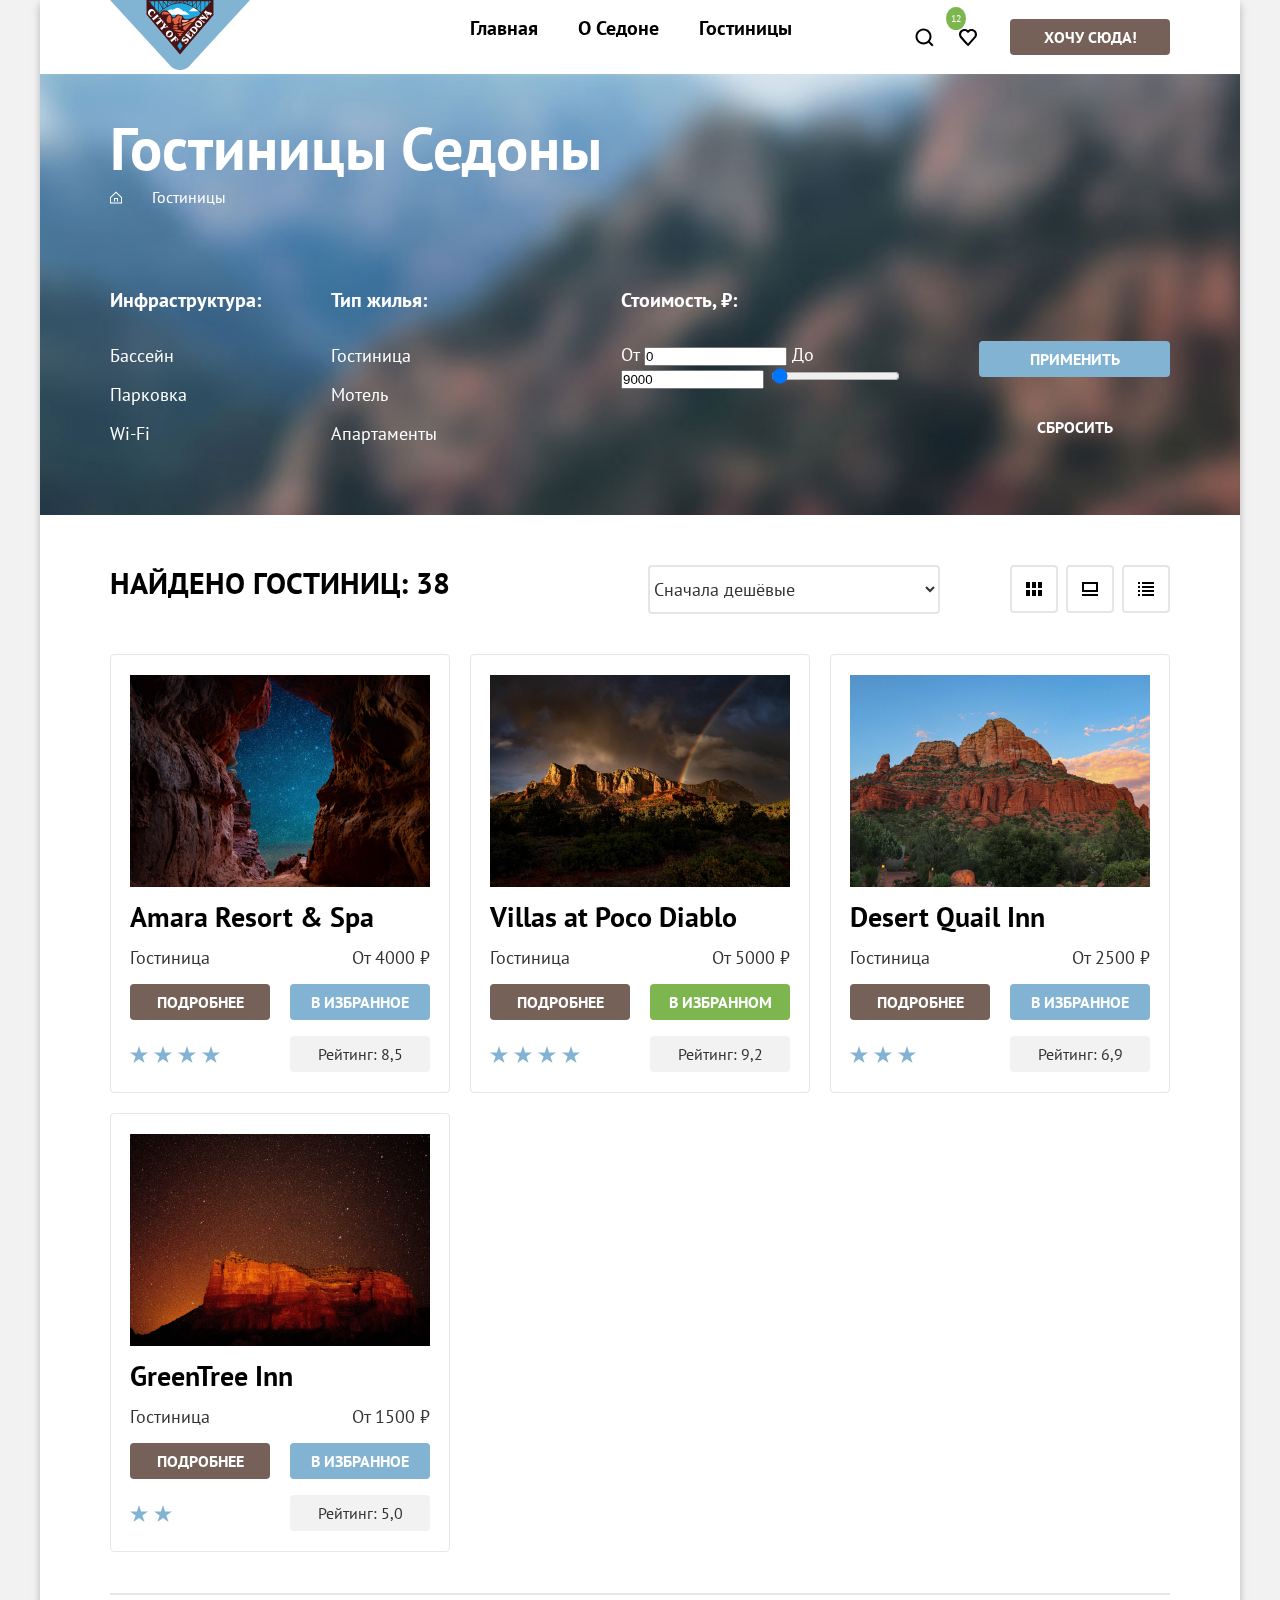
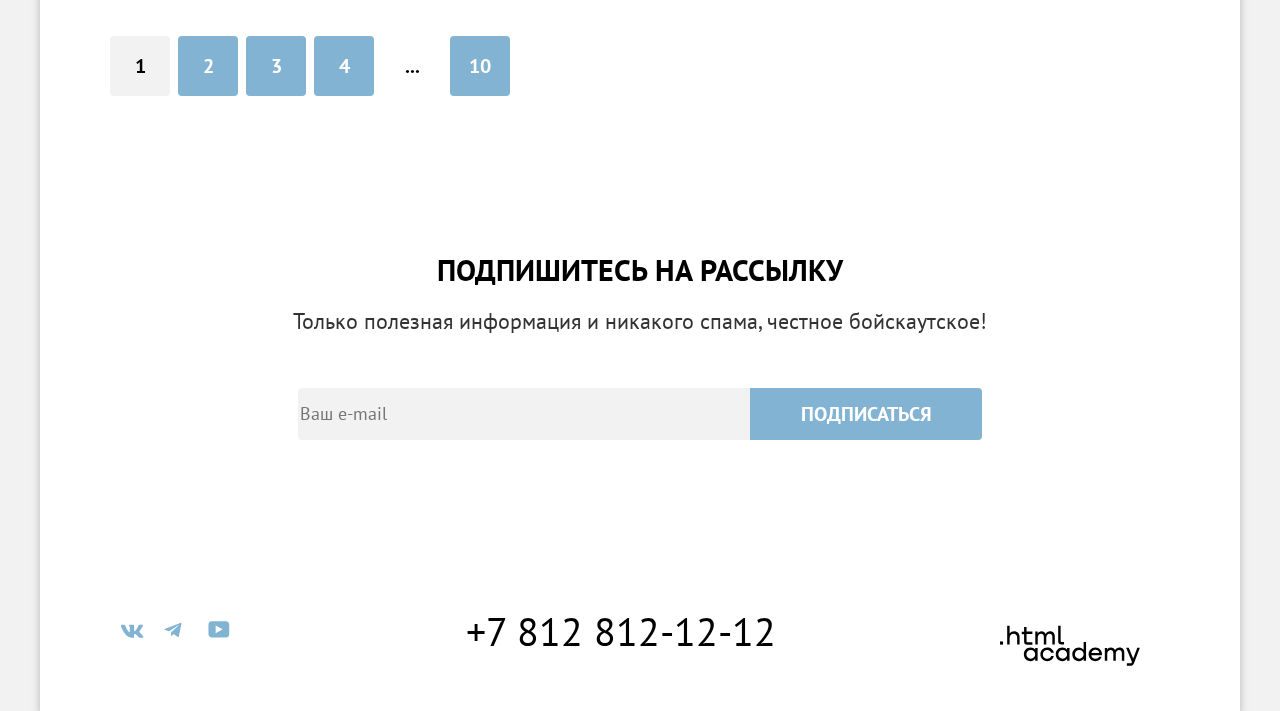
<file: 4/catalog.html>
<!DOCTYPE html>
<html lang="ru">
  <head>
    <meta charset="utf-8">
    <title>Гостиницы Седоны</title>
    <link rel="stylesheet" href="styles/styles.css">
    <base href="https://htmlacademy-htmlcss.github.io/2428757-sedona-1/4/">
</head>
  <body>
    <div class="page-container">
      <header class="page-header">
        <nav class="navigation">
          <a class="navigation-logo" href="index.html">
            <img class="image navigation-logo-image" src="images/logo.svg" width="140" height="70" alt="Логотип Седоны">
          </a>
          <ul class="navigation-list">
            <li class="navigation-item">
              <a class="navigation-link" href="index.html">Главная</a>
            </li>
            <li class="navigation-item">
              <a class="navigation-link" href=#>О Седоне</a>
            </li>
            <li class="navigation-item">
              <a class="navigation-link" href=#>Гостиницы</a>
            </li>
          </ul>
          <div class="navigation-items-right">
            <ul class="navigation-user">
              <li class="navigation-item-icons">
                <a class="navigation-link-icon-search" href=#>
                  <span class="visually-hidden">Поиск</span>
                </a>
              </li>
              <li class="navigation-item-icons">
                <a class="navigation-link-icon-featured" href=#>
                  <span class="visually-hidden">Избранное</span>
                  <span class="count">12</span>
                </a>
              </li>
            </ul>
            <button class="button search-button" type="submit">Хочу сюда!</button>
          </div>
        </nav>
      </header>
      <main class="main-inner">
        <section class="search">
          <header class="inner-header">
            <h1 class="inner-header-title">Гостиницы Седоны</h1>
            <ul class="breadcrumbs">
              <li class="breadcrumbs-item">
                <a class="breadcrumbs-link breadcrumbs-link-main" href="index.html">
                  <span class="visually-hidden">Главная</span>
                </a>
              </li>
              <li class="breadcrumbs-item">
                <a class="breadcrumbs-link">Гостиницы</a>
              </li>
            </ul>
          </header>
          <h2 class="visually-hidden">Параметры поиска</h2>
          <form class="search-form" action="https://echo.htmlacademy.ru/" method="post">
            <fieldset class="search-list search-list-check">
              <legend class="search-title">Инфраструктура:</legend>
              <ul class="search-options">
                <li>
                  <input class="visually-hidden" type="checkbox" name="pool" id="pool" checked>
                  <label class="search-label" for="pool">Бассейн</label>
                </li>
                <li>
                  <input class="visually-hidden" type="checkbox" name="parking" id="parking" checked>
                  <label class="search-label" for="parking">Парковка</label>
                </li>
                <li>
                  <input class="visually-hidden" type="checkbox" name="wifi" id="wifi">
                  <label class="search-label" for="wifi">Wi-Fi</label>
                </li>
              </ul>
            </fieldset>
            <fieldset class="search-list search-list-radio">
              <legend class="search-title">Тип жилья:</legend>
              <ul class="search-options">
                <li>
                  <input class="visually-hidden" type="radio" name="place-type" id="hotel" value="hotel" checked>
                  <label class="search-label" for="hotel">Гостиница</label>
                </li>
                <li>
                  <input class="visually-hidden" type="radio" name="place-type" id="motel" value="motel">
                  <label class="search-label" for="motel">Мотель</label>
                </li>
                <li>
                  <input class="visually-hidden" type="radio" name="place-type" id="apartment" value="apartment">
                  <label class="search-label" for="apartment">Апартаменты</label>
                </li>
              </ul>
            </fieldset>
            <fieldset class="search-list search-list-price">
              <legend class="search-title">Стоимость, ₽:</legend>
                <label class="search-price-label" for="price-start">От</label>
                <input class="search-input" placeholder="0" type="number" name="price-start" id="price-start" value="0">
                <label class="search-price-label" for="price-end">До</label>
                <input class="search-input" placeholder="10000" type="number" name="price-end" id="price-end" value="9000">
                <input type="range" min="0" max="10000" step="1" value="75">
            </fieldset>
            <div class="search-form-buttons">
              <button class="button search-submit" type="submit">Применить</button>
              <button class="button search-clear" type="reset">Сбросить</button>
            </div>
          </form>
        </section>
        <section class="catalog">
          <div class="catalog-filter">
            <h2 class="section-title section-title-left">Найдено гостиниц: 38</h2>
            <select class="filter-select" name="filter-options" aria-label="Сортировка">
              <option class="filter-select-option" value="cheap">Сначала дешёвые</option>
              <option class="filter-select-option" value="expensive">Сначала дорогие</option>
              <option class="filter-select-option" value="popular">Сначала популярные</option>
            </select>
            <div class="view-selection">
              <a class="view-button view-tiles" href="#">
                <span class=visually-hidden>Плитка</span>
              </a>
              <a class="view-button view-slideshow" href="#">
                <span class=visually-hidden>Слайд-шоу</span>
              </a>
              <a class="view-button view-list" href="#">
                <span class=visually-hidden>Список</span>
              </a>
            </div>
          </div>
          <ul class="hotels-list">
            <li class="hotels-item">
              <a class="hotels-link" href="#">
                <img class="image hotels-image" src="images/hotels/amara-resort-n-spa.jpg" width="300" height="212" alt="Вид из окон гостиницы Amara Resort & Spa">
              </a>
              <a class="hotels-link" href="#">
                <h3 class="hotels-title">Amara Resort & Spa</h3>
              </a>
              <span class="hotels-type">Гостиница</span>
              <span class="hotels-price">От 4000 ₽</span>
              <a class="button hotels-link-details" href="#">Подробнее</a>
              <button class="button featured-button" type="submit">В избранное</button>
              <ul class="hotels-stars">
                <li class="hotel-one-star">
                  <span class="visually-hidden">Одна звезда</span>
                </li>
                <li class="hotel-one-star">
                  <span class="visually-hidden">Две звезды</span>
                </li>
                <li class="hotel-one-star">
                  <span class="visually-hidden">Три звезды</span>
                </li>
                <li class="hotel-one-star">
                  <span class="visually-hidden">Четыре звезды</span>
                </li>
              </ul>
              <span class="hotels-rating">Рейтинг: 8,5</span>
            </li>
            <li class="hotels-item">
              <a class="hotels-link" href="#">
                <img class="image hotels-image" src="images/hotels/villas-at-poco-diablo.jpg" width="300" height="212" alt="Вид из окон гостиницы Villas at Poco Diablo">
              </a>
              <a class="hotels-link" href="#">
                <h3 class="hotels-title">Villas at Poco Diablo</h3>
              </a>
              <span class="hotels-type">Гостиница</span>
              <span class="hotels-price">От 5000 ₽</span>
              <a class="button hotels-link-details" href="#">Подробнее</a>
              <button class="button featured-button active" type="submit">В избранном</button>
              <ul class="hotels-stars">
                <li class="hotel-one-star">
                  <span class="visually-hidden">Одна звезда</span>
                </li>
                <li class="hotel-one-star">
                  <span class="visually-hidden">Две звезды</span>
                </li>
                <li class="hotel-one-star">
                  <span class="visually-hidden">Три звезды</span>
                </li>
                <li class="hotel-one-star">
                  <span class="visually-hidden">Четыре звезды</span>
                </li>
              </ul>
              <span class="hotels-rating">Рейтинг: 9,2</span>
            </li>
            <li class="hotels-item">
              <a class="hotels-link" href="#">
                <img class="image hotels-image" src="images/hotels/desert-quail-inn.jpg" width="300" height="212" alt="Вид из окон гостиницы Desert Quail Inn">
              </a>
              <a class="hotels-link" href="#">
                <h3 class="hotels-title">Desert Quail Inn</h3>
              </a>
              <span class="hotels-type">Гостиница</span>
              <span class="hotels-price">От 2500 ₽</span>
              <a class="button hotels-link-details" href="#">Подробнее</a>
              <button class="button featured-button" type="submit">В избранное</button>
              <ul class="hotels-stars">
                <li class="hotel-one-star">
                  <span class="visually-hidden">Одна звезда</span>
                </li>
                <li class="hotel-one-star">
                  <span class="visually-hidden">Две звезды</span>
                </li>
                <li class="hotel-one-star">
                  <span class="visually-hidden">Три звезды</span>
                </li>
              </ul>
              <span class="hotels-rating">Рейтинг: 6,9</span>
            </li>
            <li class="hotels-item">
              <a class="hotels-link" href="#">
                <img class="image hotels-image" src="images/hotels/green-tree-inn.jpg" width="300" height="212" alt="Вид из окон гостиницы GreenTree Inn">
              </a>
              <a class="hotels-link" href="#">
                <h3 class="hotels-title">GreenTree Inn</h3>
              </a>
              <span class="hotels-type">Гостиница</span>
              <span class="hotels-price">От 1500 ₽</span>
              <a class="button hotels-link-details" href="#">Подробнее</a>
              <button class="button featured-button" type="submit">В избранное</button>
              <ul class="hotels-stars">
                <li class="hotel-one-star">
                  <span class="visually-hidden">Одна звезда</span>
                </li>
                <li class="hotel-one-star">
                  <span class="visually-hidden">Две звезды</span>
                </li>
              </ul>
              <span class="hotels-rating">Рейтинг: 5,0</span>
            </li>
          </ul>

          <div class="straight-line"></div>

          <ul class="pagination">
            <li class="pagination-item">
              <a class="pagination-link pagination-current">1</a>
            </li>
            <li class="pagination-item">
              <a class="pagination-link" href="#">2</a>
            </li>
            <li class="pagination-item">
              <a class="pagination-link" href="#">3</a>
            </li>
            <li class="pagination-item">
              <a class="pagination-link" href="#">4</a>
            </li>
            <li class="pagination-item">
              <span class="pagination-link pagination-other">...</span>
            </li>
            <li class="pagination-item">
              <a class="pagination-link" href="#">10</a>
            </li>
          </ul>
        </section>
        <section class="subscribe">
          <h2 class="section-title">Подпишитесь на рассылку</h2>
          <p class="section-description">Только полезная информация и никакого спама, честное бойскаутское!</p>
          <form class="subscribe-form" action="https://echo.htmlacademy.ru/" method="post">
            <label for="subscribe-email" class="visually-hidden">e-mail</label>
            <input class="subscribe-input" placeholder="Ваш e-mail" type="email" name="subscribe-email" id="subscribe-email" required>
            <button class="button subscribe-button" type="submit">Подписаться</button>
          </form>
        </section>
      </main>
      <footer class="page-footer">
        <div class="footer-container">
          <ul class="contacts-media">
            <li class="contacts-media-item">
              <a class="media" href="https://vk.com/htmlacademy">
                <img class="navigation-media-image" src="images/icons/contacts-vk.svg" width="24" height="14" alt="Мы Вконтакте">
              </a>
            </li>
            <li class="contacts-media-item">
              <a class="media" href="https://t.me/htmlacademy ">
                <img class="navigation-media-image" src="images/icons/contacts-tg.svg" width="18" height="16" alt="Мы в Телеграм">
              </a>
            </li>
            <li class="contacts-media-item">
              <a class="media" href="https://www.youtube.com/user/htmlacademyru">
                <img class="navigation-media-image" src="images/icons/contacts-yt.svg" width="22" height="17" alt="Мы на Ютубе">
              </a>
            </li>
          </ul>
          <a class="contacts-phone" href="tel:+78128121212">+7 812 812-12-12</a>
          <a class="contacts-academy" href="https://htmlacademy.ru/">
            <img class="navigation-logo-image" src="images/academy.svg" width="115" height="33" alt="HTML Academy">
          </a>
        </div>
      </footer>
    </div>
  </body>
</html>
</file>
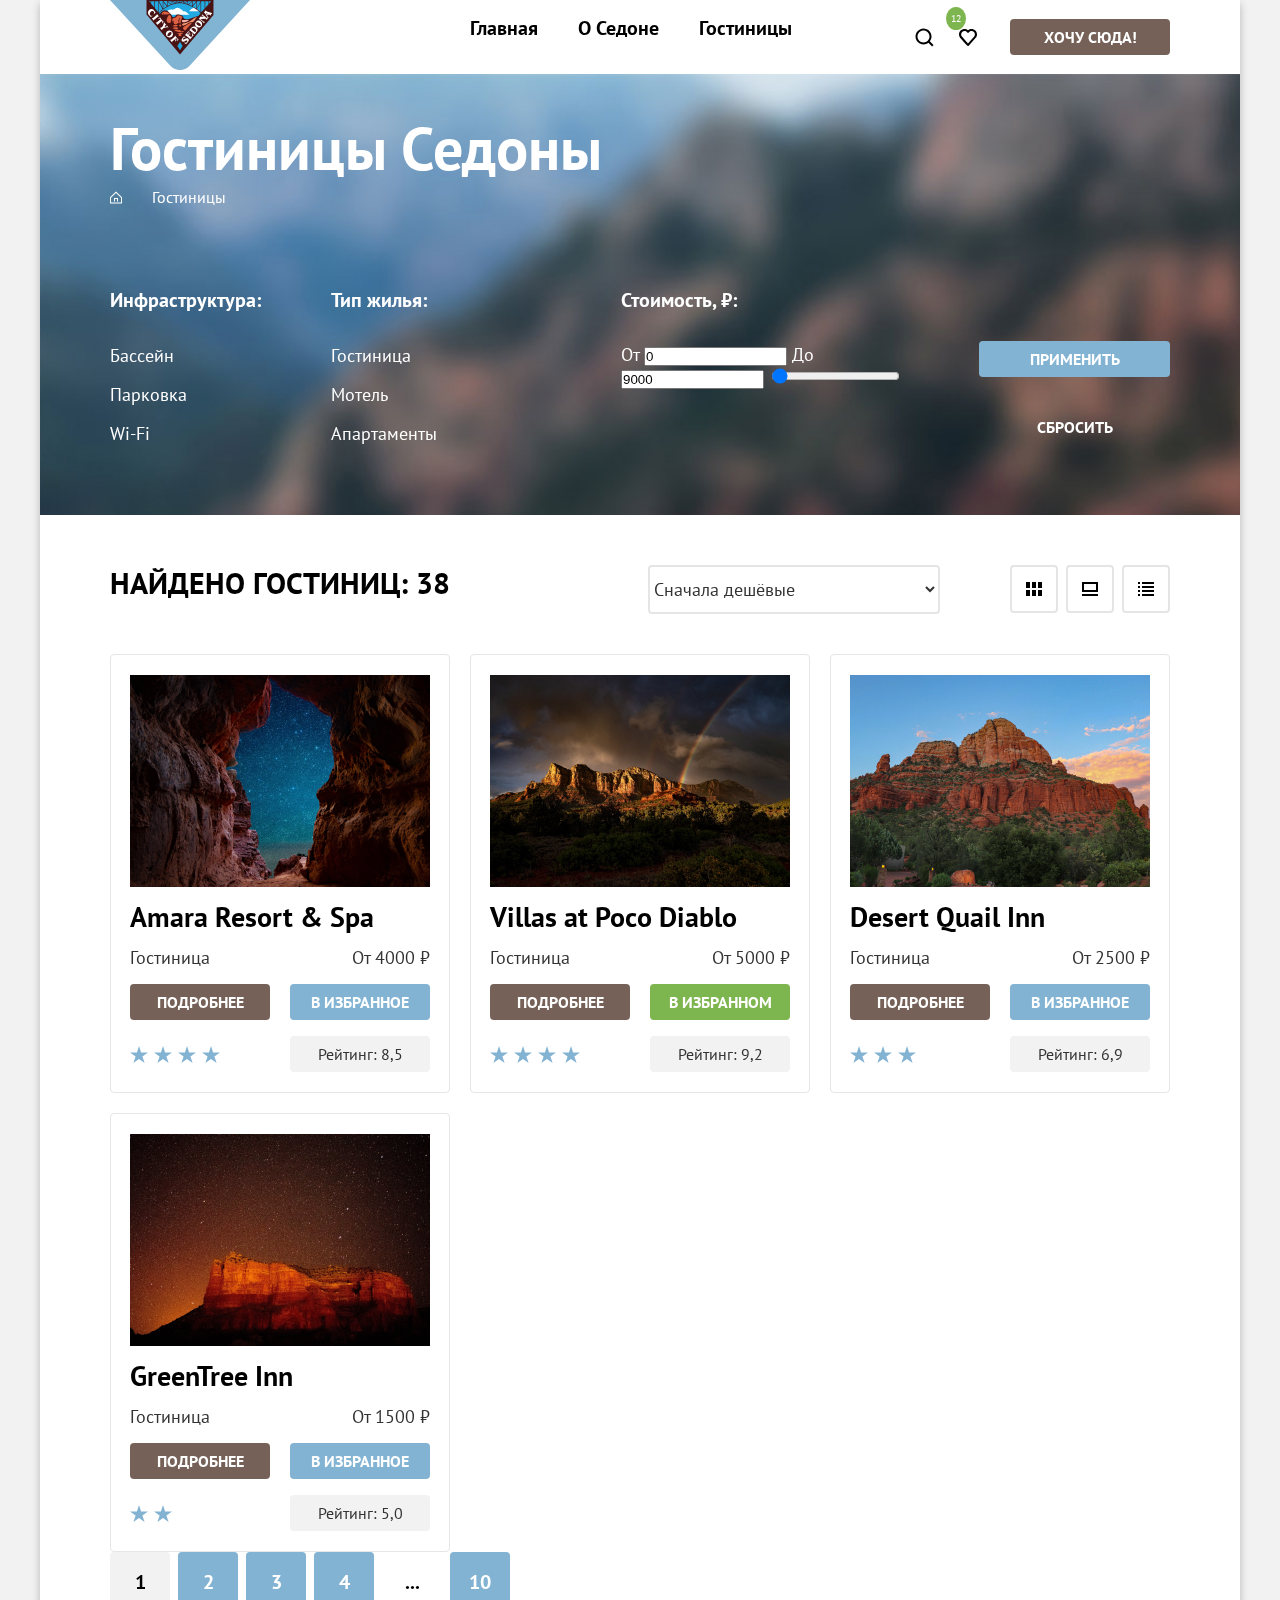
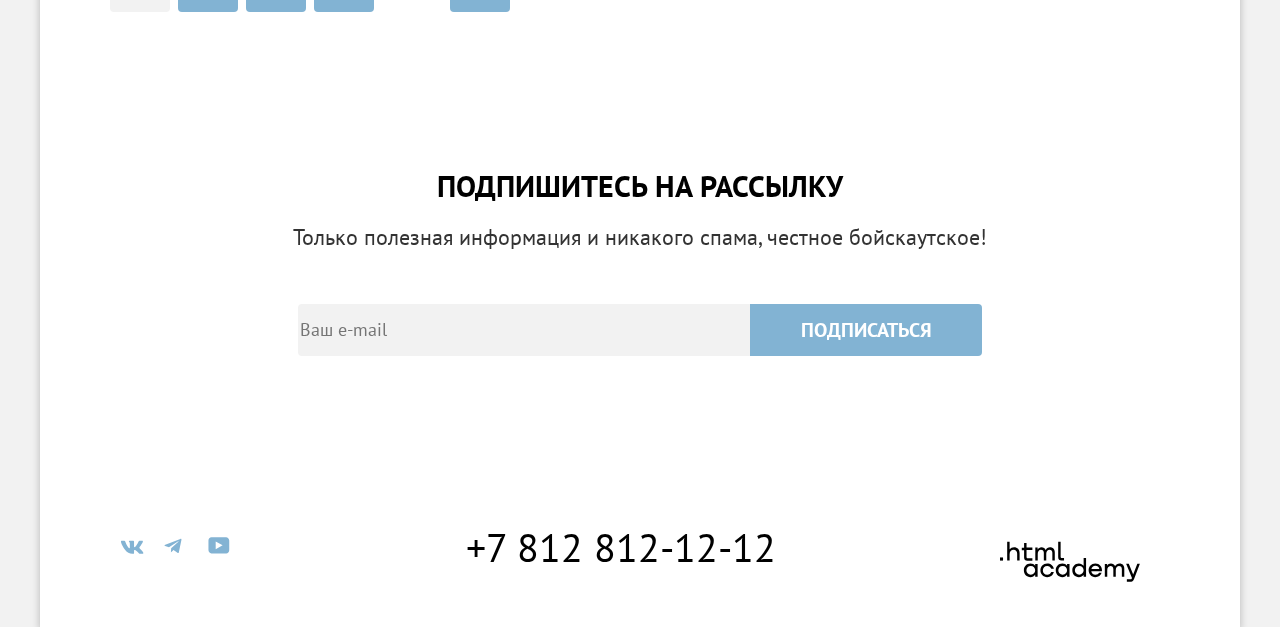
<file: 4/hotels.html>
<!DOCTYPE html>
<html lang="ru">
  <head>
    <meta charset="utf-8">
    <title>Гостиницы Седоны</title>
    <link rel="stylesheet" href="styles/styles.css">
    <base href="https://htmlacademy-htmlcss.github.io/2428757-sedona-1/4/">
</head>
  <body>
    <div class="page-container">
      <header class="page-header">
        <nav class="navigation">
          <a class="navigation-logo" href="index.html">
            <img class="image navigation-logo-image" src="images/logo.svg" width="140" height="70" alt="Логотип Седоны">
          </a>
          <ul class="navigation-list">
            <li class="navigation-item">
              <a class="navigation-link" href="index.html">Главная</a>
            </li>
            <li class="navigation-item">
              <a class="navigation-link" href=#>О Седоне</a>
            </li>
            <li class="navigation-item">
              <a class="navigation-link" href=#>Гостиницы</a>
            </li>
          </ul>
          <div class="navigation-items-right">
            <ul class="navigation-user">
              <li class="navigation-item-icons">
                <a class="navigation-link-icon-search" href=#>
                  <span class="visually-hidden">Поиск</span>
                </a>
              </li>
              <li class="navigation-item-icons">
                <a class="navigation-link-icon-featured" href=#>
                  <span class="visually-hidden">Избранное</span>
                  <span class="count">12</span>
                </a>
              </li>
            </ul>
            <button class="button search-button" type="submit">Хочу сюда!</button>
          </div>
        </nav>
      </header>
      <main class="main-inner">
        <section class="search">
          <header class="inner-header">
            <h1 class="inner-header-title">Гостиницы Седоны</h1>
            <ul class="breadcrumbs">
              <li class="breadcrumbs-item">
                <a class="breadcrumbs-link breadcrumbs-link-main" href="index.html">
                  <span class="visually-hidden">Главная</span>
                </a>
              </li>
              <li class="breadcrumbs-item">
                <a class="breadcrumbs-link">Гостиницы</a>
              </li>
            </ul>
          </header>
          <h2 class="visually-hidden">Параметры поиска</h2>
          <form class="search-form" action="https://echo.htmlacademy.ru/" method="post">
            <fieldset class="search-list search-list-check">
              <legend class="search-title">Инфраструктура:</legend>
              <ul class="search-options">
                <li>
                  <input class="visually-hidden" type="checkbox" name="pool" id="pool" checked>
                  <label class="search-label" for="pool">Бассейн</label>
                </li>
                <li>
                  <input class="visually-hidden" type="checkbox" name="parking" id="parking" checked>
                  <label class="search-label" for="parking">Парковка</label>
                </li>
                <li>
                  <input class="visually-hidden" type="checkbox" name="wifi" id="wifi">
                  <label class="search-label" for="wifi">Wi-Fi</label>
                </li>
              </ul>
            </fieldset>
            <fieldset class="search-list search-list-radio">
              <legend class="search-title">Тип жилья:</legend>
              <ul class="search-options">
                <li>
                  <input class="visually-hidden" type="radio" name="place-type" id="hotel" value="hotel" checked>
                  <label class="search-label" for="hotel">Гостиница</label>
                </li>
                <li>
                  <input class="visually-hidden" type="radio" name="place-type" id="motel" value="motel">
                  <label class="search-label" for="motel">Мотель</label>
                </li>
                <li>
                  <input class="visually-hidden" type="radio" name="place-type" id="apartment" value="apartment">
                  <label class="search-label" for="apartment">Апартаменты</label>
                </li>
              </ul>
            </fieldset>
            <fieldset class="search-list search-list-price">
              <legend class="search-title">Стоимость, ₽:</legend>
                <label class="search-price-label" for="price-start">От</label>
                <input class="search-input" placeholder="0" type="number" name="price-start" id="price-start" value="0">
                <label class="search-price-label" for="price-end">До</label>
                <input class="search-input" placeholder="10000" type="number" name="price-end" id="price-end" value="9000">
                <input type="range" min="0" max="10000" step="1" value="75">
            </fieldset>
            <div class="search-form-buttons">
              <button class="button search-submit" type="submit">Применить</button>
              <button class="button search-clear" type="reset">Сбросить</button>
            </div>
          </form>
        </section>
        <section class="catalog">
          <div class="catalog-filter">
            <h2 class="section-title section-title-left">Найдено гостиниц: 38</h2>
            <select class="filter-select" name="filter-options" aria-label="Сортировка">
              <option class="filter-select-option" value="cheap">Сначала дешёвые</option>
              <option class="filter-select-option" value="expensive">Сначала дорогие</option>
              <option class="filter-select-option" value="high">Сначала высокие оценки</option>
              <option class="filter-select-option" value="low">Сначала низкие оценки</option>
              <option class="filter-select-option" value="popular">Сначала популярные</option>
              <option class="filter-select-option" value="unpopular">Сначала непопулярные</option>
              <option class="filter-select-option" value="random">Рандом</option>
            </select>
            <div class="view-selection">
              <a class="view-button view-tiles" href="#">
                <span class=visually-hidden>Плитка</span>
              </a>
              <a class="view-button view-slideshow" href="#">
                <span class=visually-hidden>Слайд-шоу</span>
              </a>
              <a class="view-button view-list" href="#">
                <span class=visually-hidden>Список</span>
              </a>
            </div>
          </div>
          <ul class="hotels-list">
            <li class="hotels-item">
              <a class="hotels-link" href="#">
                <img class="image hotels-image" src="images/hotels/amara-resort-n-spa.jpg" width="300" height="212" alt="Вид из окон гостиницы Amara Resort & Spa">
              </a>
              <a class="hotels-link" href="#">
                <h3 class="hotels-title">Amara Resort & Spa</h3>
              </a>
              <span class="hotels-type">Гостиница</span>
              <span class="hotels-price">От 4000 ₽</span>
              <a class="button hotels-link-details" href="#">Подробнее</a>
              <button class="button featured-button" type="submit">В избранное</button>
              <ul class="hotels-stars">
                <li class="hotel-one-star">
                  <span class="visually-hidden">Одна звезда</span>
                </li>
                <li class="hotel-one-star">
                  <span class="visually-hidden">Две звезды</span>
                </li>
                <li class="hotel-one-star">
                  <span class="visually-hidden">Три звезды</span>
                </li>
                <li class="hotel-one-star">
                  <span class="visually-hidden">Четыре звезды</span>
                </li>
              </ul>
              <span class="hotels-rating">Рейтинг: 8,5</span>
            </li>
            <li class="hotels-item">
              <a class="hotels-link" href="#">
                <img class="image hotels-image" src="images/hotels/villas-at-poco-diablo.jpg" width="300" height="212" alt="Вид из окон гостиницы Villas at Poco Diablo">
              </a>
              <a class="hotels-link" href="#">
                <h3 class="hotels-title">Villas at Poco Diablo</h3>
              </a>
              <span class="hotels-type">Гостиница</span>
              <span class="hotels-price">От 5000 ₽</span>
              <a class="button hotels-link-details" href="#">Подробнее</a>
              <button class="button featured-button active" type="submit">В избранном</button>
              <ul class="hotels-stars">
                <li class="hotel-one-star">
                  <span class="visually-hidden">Одна звезда</span>
                </li>
                <li class="hotel-one-star">
                  <span class="visually-hidden">Две звезды</span>
                </li>
                <li class="hotel-one-star">
                  <span class="visually-hidden">Три звезды</span>
                </li>
                <li class="hotel-one-star">
                  <span class="visually-hidden">Четыре звезды</span>
                </li>
              </ul>
              <span class="hotels-rating">Рейтинг: 9,2</span>
            </li>
            <li class="hotels-item">
              <a class="hotels-link" href="#">
                <img class="image hotels-image" src="images/hotels/desert-quail-inn.jpg" width="300" height="212" alt="Вид из окон гостиницы Desert Quail Inn">
              </a>
              <a class="hotels-link" href="#">
                <h3 class="hotels-title">Desert Quail Inn</h3>
              </a>
              <span class="hotels-type">Гостиница</span>
              <span class="hotels-price">От 2500 ₽</span>
              <a class="button hotels-link-details" href="#">Подробнее</a>
              <button class="button featured-button" type="submit">В избранное</button>
              <ul class="hotels-stars">
                <li class="hotel-one-star">
                  <span class="visually-hidden">Одна звезда</span>
                </li>
                <li class="hotel-one-star">
                  <span class="visually-hidden">Две звезды</span>
                </li>
                <li class="hotel-one-star">
                  <span class="visually-hidden">Три звезды</span>
                </li>
              </ul>
              <span class="hotels-rating">Рейтинг: 6,9</span>
            </li>
            <li class="hotels-item">
              <a class="hotels-link" href="#">
                <img class="image hotels-image" src="images/hotels/green-tree-inn.jpg" width="300" height="212" alt="Вид из окон гостиницы GreenTree Inn">
              </a>
              <a class="hotels-link" href="#">
                <h3 class="hotels-title">GreenTree Inn</h3>
              </a>
              <span class="hotels-type">Гостиница</span>
              <span class="hotels-price">От 1500 ₽</span>
              <a class="button hotels-link-details" href="#">Подробнее</a>
              <button class="button featured-button" type="submit">В избранное</button>
              <ul class="hotels-stars">
                <li class="hotel-one-star">
                  <span class="visually-hidden">Одна звезда</span>
                </li>
                <li class="hotel-one-star">
                  <span class="visually-hidden">Две звезды</span>
                </li>
              </ul>
              <span class="hotels-rating">Рейтинг: 5,0</span>
            </li>
          </ul>
          <ul class="pagination">
            <li class="pagination-item">
              <a class="pagination-link pagination-current">1</a>
            </li>
            <li class="pagination-item">
              <a class="pagination-link" href="#">2</a>
            </li>
            <li class="pagination-item">
              <a class="pagination-link" href="#">3</a>
            </li>
            <li class="pagination-item">
              <a class="pagination-link" href="#">4</a>
            </li>
            <li class="pagination-item">
              <span class="pagination-link pagination-other">...</span>
            </li>
            <li class="pagination-item">
              <a class="pagination-link" href="#">10</a>
            </li>
          </ul>
        </section>
        <section class="subscribe">
          <h2 class="section-title">Подпишитесь на рассылку</h2>
          <p class="section-description">Только полезная информация и никакого спама, честное бойскаутское!</p>
          <form class="subscribe-form" action="https://echo.htmlacademy.ru/" method="post">
            <label for="subscribe-email" class="visually-hidden">e-mail</label>
            <input class="subscribe-input" placeholder="Ваш e-mail" type="email" name="subscribe-email" id="subscribe-email" required>
            <button class="button subscribe-button" type="submit">Подписаться</button>
          </form>
        </section>
      </main>
      <footer class="page-footer">
        <div class="footer-container">
          <ul class="contacts-media">
            <li class="contacts-media-item">
              <a class="media" href="https://vk.com/htmlacademy">
                <img class="navigation-media-image" src="images/icons/contacts-vk.svg" width="24" height="14" alt="Мы Вконтакте">
              </a>
            </li>
            <li class="contacts-media-item">
              <a class="media" href="https://t.me/htmlacademy ">
                <img class="navigation-media-image" src="images/icons/contacts-tg.svg" width="18" height="16" alt="Мы в Телеграм">
              </a>
            </li>
            <li class="contacts-media-item">
              <a class="media" href="https://www.youtube.com/user/htmlacademyru">
                <img class="navigation-media-image" src="images/icons/contacts-yt.svg" width="22" height="17" alt="Мы на Ютубе">
              </a>
            </li>
          </ul>
          <a class="contacts-phone" href="tel:+78128121212">+7 812 812-12-12</a>
          <a class="contacts-academy" href="https://htmlacademy.ru/">
            <img class="navigation-logo-image" src="images/academy.svg" width="115" height="33" alt="HTML Academy">
          </a>
        </div>
      </footer>
    </div>
  </body>
</html>
</file>
<file: styles/styles.css>
@font-face {
  font-family: "PT Sans";
  font-weight: 400;
  font-style: normal;
  src: url("../fonts/ptsans-400.woff2") format("woff2");
  font-display: swap;
}

@font-face {
  font-family: "PT Sans";
  font-weight: 700;
  font-style: normal;
  src: url("../fonts/ptsans-700.woff2") format("woff2");
  font-display: swap;
}

/*base*/
*,
*::before,
*::after {
  box-sizing: border-box;
}

html,
body {
  min-height: 100%;
}

body {
  font-family: "PT Sans", sans-serif;
  font-size: 18px;
  line-height: 21px;
  color: #333333;
  background-color: #F2F2F2;
  margin: 0;
}

.visually-hidden {
  position: absolute;
  width: 1px;
  height: 1px;
  margin: -1px;
  padding: 0;
  border: 0;
  clip: rect(0 0 0 0);
  overflow: hidden;
}

.page-container {
  width: 1200px;
  margin: 0 auto;
  background-color: #ffffff;
  filter: drop-shadow(0px 4px 4px rgba(0, 0, 0, 0.25));
  display: flex;
  flex-direction: column;
  min-height: 100%;
}

.page-header {
  color: #000000;
  display: flex;
}

.main-inner {
  flex-grow: 1;
}

.page-footer {
  display: flex;
}

/*navigation*/

.navigation {
  display: flex;
  flex-wrap: wrap;
  width: 100%;
  margin: 0;
  padding: 0 70px;
}

.navigation-list {
  display: flex;
  flex-wrap: wrap;
  margin: 0;
  padding: 0;
  padding-left: 170px;
  list-style-type: none;
}

.navigation-logo-image {
  width: 140px;
  height: 70px;
  margin-right: 30px;
  z-index: 0;
}

.navigation-item {
  display: inline-block;
  margin: 0;
}

.navigation-link {
  display: inline-block;
  font-size: 20px;
  line-height: 24px;
  font-weight: 700;
  text-align: center;
  color: #000000;
  text-decoration: none;
  text-transform: capitalize;
  padding: 16px 20px;
}

.navigation-items-right {
  display: flex;
  margin: 0;
  margin-left: auto;
  align-items: center;
  justify-content: center;
}

.navigation-user {
  display: flex;
  margin: 0;
  list-style-type: none;
}

.navigation-item-icons {
  display: flex;
  margin: 0;
}

.navigation-link-icon-search {
  display: inline-block;
  margin: 0;
  width: 44px;
  height: 64px;
  background-image: url("../images/icons/search.svg");
  background-size: auto;
  background-repeat: no-repeat;
  background-position: center center;
}

.navigation-link-icon-featured {
  display: inline-block;
  margin: 0;
  width: 44px;
  height: 64px;
  background-image: url("../images/icons/featured.svg");
  background-size: auto;
  background-repeat: no-repeat;
  background-position: center center;
  text-decoration: none;
}

.count {
  color: #ffffff;
  font-size: 10px;
  font-style: normal;
  font-weight: 400;
  line-height: 10px;
  background-color: #7DB54F;
  padding: 5px; /*пока так, потом сделаю правильно*/
  border-radius: 50%;
}

/*hero*/

.hero-title {
  height: 485px;
  padding-top: 51px;
  color: #000000;
  background-color: #4D636E;
  background-image: url("../images/index-background-mask.svg"), url("../images/index-background.jpg");
  background-size: 100% auto;
  background-repeat: no-repeat;
  background-position: center bottom;
}

.hero-header {
  display: block;
  margin: 0 auto;
}

/*sections*/

section.main-search {
 padding: 80px 100px;
}

.section-title {
  margin: 0;
  color: #000000;
  text-align: center;
  font-weight: 700;
  font-size: 30px;
  line-height: 36px;
  text-transform: uppercase;
}

.section-title-subscribe{
  color: #ffffff;
}

.section-description {
  text-align: center;
  font-size: 22px;
  line-height: 26px;
}

/*text pushing*/
.advantages .section-title {
  margin: 0 auto;
  padding-top: 61px;
  max-width: 700px;
}

.services .section-title {
  margin: 0 auto;
  padding-top: 64px;
  max-width: 510px;
}

.main-search .section-title {
  margin: 0 auto;
}

.advantages .section-description {
  margin: 0 auto;
  margin-top: 25px;
  padding-bottom: 61px;
}

.services .section-description {
  margin: 0 auto;
  margin-top: 20px;
  padding-bottom: 64px;
}

.main-search .section-description {
  margin: 0 auto;
  margin-top: 20px;
  margin-bottom: 54px;
}

.subscribe .section-title {
  margin: 0 auto;
  padding-top: 96px;
}

.subscribe .section-description {
  margin: 0 auto;
  margin-top: 20px;
  padding-bottom: 54px;
}

/*main*/

.advantages-list,
.services-list {
  text-align: center;
  margin: 0;
  padding: 0;
  display: flex;
  flex-wrap: wrap;
  align-items: center;
  justify-content: center;
  list-style-type: none;
}

.advantages-title,
.services-title {
  color: #000000;
  font-size: 24px;
  line-height: 28px;
  text-transform: uppercase;
  max-width: 175px;
  margin: 0 auto;
}

.services-title {
  display: flex;
  flex-wrap: wrap;
  align-items: flex-end;
  justify-content: center;
  padding: auto;
  min-height: 130px;
  min-width: 75px;
  padding-top: 80px;
}

.advantages-item,
.services-item {
  display: flex;
  flex-wrap: wrap;
  align-items: center;
  justify-content: center;
  width: 400px;
  min-height: 385px;
  padding: 80px;
}

.advantages-item,
.services-item-saturated {
  background-color: rgba(131, 179, 211, 0.12);
}

.advantages-item-saturated {
  background-color: rgba(131, 179, 211, 0.20);
}

.advantages-item-illustrated {
  color: #ffffff;
  background-color: #82B3D3;
  width: 100%;
  display: flex;
}

.advantages-item-illustrated .advantages-title {
  color: #ffffff;
}

.advantages-bridge {
  order: -1;
}

.services-house {
  background-image:  url("../images/icons/services-house.svg");
  background-size: auto;
  background-repeat: no-repeat;
  background-position: center top;
}

.services-food {
  background-image:  url("../images/icons/services-food.svg");
  background-size: auto;
  background-repeat: no-repeat;
  background-position: center top;
}

.services-souvenir {
  background-image:  url("../images/icons/services-souvenir.svg");
  background-size: auto;
  background-repeat: no-repeat;
  background-position: center top;
}

/*breadcrumbs*/

.breadcrumbs {
  display: flex;
  flex-wrap: wrap;
  align-items: center;
  justify-content: flex-start;
  margin: 0;
  padding: 0;
  padding-top: 8px;
  font-size: 16px;
  font-weight: 400;
  line-height: 21px;
  list-style-type: none;
}

.breadcrumbs-item {
  display: flex;
  flex-wrap: wrap;
  align-items: center;
  justify-content: center;
}

.breadcrumbs-link-main {
  display: inline-block;
  background-image:  url("../images/icons/breadcrumbs-home.svg");
  background-size: auto;
  background-repeat: no-repeat;
  background-position: center center;
  width: 12px;
  min-height: 21px;
  margin-right: 10px;
}

/*subscribe*/

.subscribe {
  height: 415px;
}

.main-subscribe {
  color: #ffffff;
  background-color: #407AAA;
  background-image:  url("../images/subscribe-background.jpg");
  background-size: 100% auto;
  background-repeat: no-repeat;
  background-position: center center;
}

.subscribe-form {
  display: flex;
  width: 684px;
  margin: 0 auto;
  align-items: center;
  justify-content: center;
  border-radius: 4px;
}

.subscribe-input {
  flex-grow: 1;
  min-height: 52px;
  background-color: #F2F2F2;
  border-width: 0;
  border-radius: 4px 0 0 4px;
  font-family: "PT Sans", sans-serif;
  font-size: 18px;
  line-height: 24px;
}

/*search*/

.inner-header-title {
  font-size: 60px;
  font-weight: 700;
  line-height: 78px;
  margin: 0;
}

.search {
  width: 100%;
  margin: 0;
  padding: 70px;
  padding-top: 35px;
  color: #ffffff;
  background-color: #606062;
  background-image:  url("../images/filter-background.jpg");
  background-repeat: no-repeat;
  background-size: cover;
}

.search-title {
  font-family: inherit;
  font-size: 20px;
  font-weight: 700;
  line-height: 24px;
  margin: 0;
  padding: 0;
  margin-bottom: 32px;
}

.search-list-check,
.search-list-radio {
  width: 150px;
  margin: 0;
  padding: 0;
  border: 0;
}

.search-list-check {
  margin-right: 70px;
}

.search-list-price {
  width: 288px;
  margin: 0;
  padding: 0;
  margin-left: auto;
  border: 0;
  align-self: flex-start;
}

.search-label {
  font-family: inherit;
  font-size: 18px;
  font-weight: 400;
  line-height: 23px;
}

.search-input {
  width: 143px;
  margin: 0;
  padding: 0;
}

.search-options {
  list-style-type: none;
  margin: 0;
  padding: 0;
  display: grid;
  gap: 16px;
  align-items: center;
  justify-items: start;
}

.search-form {
  display: flex;
  flex-wrap: wrap;
  align-items: flex-end;
  justify-content: center;
  margin: 0;
  padding: 0;
  padding-top: 40px;
}

.search-form-buttons {
  display: flex;
  flex-wrap: wrap;
  flex-direction: column;
  align-items: center;
  justify-content: flex-end;
  margin-left: 70px;
}

/*catalog*/

.catalog {
  padding: 70px;
  padding-top: 50px;
  padding-bottom: 60px;
}

.catalog-filter {
  display: flex;
  flex-wrap: wrap;
  margin-top: 40;
}

.hotels-list {
  display: grid;
  margin: 0 auto;
  padding: 0;
  padding-top: 40px;
  gap: 20px;
  grid-template-columns: repeat(3, 340px);
}

.hotels-title {
  margin: 0;
}

.view-selection {
  display: grid;
  grid-template-columns: repeat(3, 48px);
  gap: 8px;
  margin: 0;
  padding: 0;
  margin-left: 70px;
}

.view-button {
  text-decoration: none;
  list-style: none;
  margin: 0;
  padding: 0;
  display: flex;
  justify-content: center;
  align-items: center;
  width: 48px;
  border-radius: 4px;
  border: 2px solid #E5E5E5;
  height: 48px;
}

.view-tiles {
  background-image: url("../images/icons/view-tiles.svg");
  background-size: auto;
  background-repeat: no-repeat;
  background-position: center center;
}

.view-slideshow {
  background-image: url("../images/icons/view-slideshow.svg");
  background-size: auto;
  background-repeat: no-repeat;
  background-position: center center;
}

.view-list {
  background-image: url("../images/icons/view-list.svg");
  background-size: auto;
  background-repeat: no-repeat;
  background-position: center center;
}

.filter-select {
  width: 292px;
  height: 49px;
  border-radius: 4px;
  line-height: 21px;
  font-size: 18px;
  font-family: "PT Sans", sans-serif;
  color: #333333;
  border: 2px solid #E5E5E5;
  margin-left: auto;
  background-color: #FFFFFF;
}
.filter-select-option {
  display: flex;
  justify-content: space-between;
  margin-right: auto;
  width: 290px;
  padding: 12px 20px;
}

.hotels-item {
  display: grid;
  padding: 20px 19px;
  gap: 16px 20px;

  grid-template-rows: 212px 1fr auto auto auto;
  border-radius: 4px;
  border: 1px solid #E6E6E6;
}

.hotels-price {
  text-align: end;
}

.hotels-rating {
  display: flex;
  flex-wrap: wrap;
  align-items: center;
  justify-content: center;
  justify-self: end;
  font-size: 16px;
  font-weight: 400;
  line-height: 20px;
  border: 0;
  border-radius: 4px;
  padding: 8px;
  width: 140px;
  color: #333333;
  background-color: #F2F2F2;
}

.hotels-link {
  grid-column: 1/3;
  color: #000000;
  font-family: inherit;
  font-size: 24px;
  font-weight: 300;
  line-height: 28px;
  text-decoration: none;
}

.hotels-stars {
  display: flex;
  flex-wrap: wrap;
  align-items: center;
  justify-content: center;
  list-style-type: none;
  margin: 0;
  padding: 0;
}

.hotel-one-star {
  background-image: url("../images/icons/star.svg");
  background-size: auto;
  background-repeat: no-repeat;
  width: 18px;
  min-height: 17px;
  margin-right: 6px;
}

.hotel-one-star:last-of-type {
  margin-right: auto;
}

.section-title-left {
  text-align: left;
}

.straight-line {
  width: 1060px;
  border: 1px solid #e6e6e6;
  margin-bottom: 41px;
  margin-top: 41px;
}

/*pagination*/

.pagination {
  display: flex;
  flex-wrap: wrap;
  list-style-type: none;
  margin: 0;
  padding: 0;
  gap: 8px;
}

.pagination-link {
  text-decoration: none;
  color: rgb(255, 255, 255);
  font-size: 20px;
  font-weight: 700;
  line-height: 36px;
  text-align: center;
  background-color: rgb(130, 179, 211);
  display: block;
  min-width: 60px;
  padding-top: 12px;
  padding-bottom: 12px;
  border-radius: 4px;
}

.pagination-current,
.pagination-other {
  color: #000000;
}

.pagination-other {
  background-color: #ffffff;
}

.pagination-current {
  background-color: #F2F2F2;
}

/*buttons*/

.button {
  display: flex;
  flex-wrap: wrap;
  align-items: center;
  justify-content: center;
  border: 0;
  border-radius: 4px;
  padding: 8px;
  width: 140px;
  color: #ffffff;
  background-color: #756157;
  font-family: inherit;
  font-size: 16px;
  font-style: normal;
  font-weight: 700;
  line-height: 20px;
  text-transform: uppercase;
  text-decoration: none;
  margin: 0 auto;
}

.search-button {
  width: 160px;
  min-height: 36px;
  margin-left: 20px;
}

.search-button-big {
  width: 376px;
  min-height: 52px;
  font-size: 20px;
  line-height: 36px;
}

.featured-button,
.subscribe-button,
.search-submit {
  background-color: #82B3D3;
}

.featured-button.active{
  background-color: #7DB54F;
}

.search-clear,
.search-submit {
  width: 191px;
}

.subscribe-button {
  width: 232px;
  min-height: 52px;
  border-radius: 0 4px 4px 0;
  font-size: 20px;
  line-height: 36px;
}

.search-clear {
  background-color:  rgba(0, 0, 0, 0);
  margin-top: 32px;
}


/*footer*/

.footer-container {
  display: flex;
  width: 100%;
  margin: 0;
  padding: 70px;
  padding-top: 40px;
  padding-bottom: 30px;
  justify-content: space-between;
}

.contacts-media {
  display: grid;
  grid-template-columns: 1fr 1fr 1fr;
  margin: 0;
  padding: 0;
}

.contacts-media-item {
  display: flex;
  margin: 0;
  padding: 10px;
}

.contacts-phone {
  display: inline-block;
  color: #000000;
  margin: 0;
  font-size: 40px;
  font-style: normal;
  line-height: 40px;
  text-decoration: none;
  text-transform: uppercase;
}

.contacts-academy {
  display: flex;

  align-items: center;
  justify-content: center;
}

/* Catalog*/

.filter {
  background-color: #2b3e45;
  background-image: url("../images/background-filter.jpg");
  background-repeat: no-repeat;
  background-size: contain;
  color: #ffffff;
  padding: 35px 70px 70px 70px;
}

.filter h1 {
  font-size: 60px;
  color: #ffffff;
  line-height: 78px;
  margin: 0;
  margin-bottom: 8px;
}

.breadcrumbs {
  display: flex;
  list-style: none;
  padding: 0;
  margin: 0;
  align-items: center;
  margin-bottom: 40px;
}

.breadcrumbs-main-image {
  background-image: url("../images/breadcrumbs-main-image.svg");
  display: block;
  width: 12px;
  height: 13px;
  margin-top: auto;
}

.breadcrumbs-item {
  font-size: 16px;
  line-height: 21px;
  margin-right: 20px;
}

.breadcrumbs-link {
  text-decoration: none;
  color: #ffffff;
}

.sort-form {
  display: flex;
}

.catalog-filter-group {
  border: none;
  width: 150px;
  padding: 0;
  margin: 0;
  margin-right: 70px;
}

.catalog-filter-title {
  font-size: 20px;
  line-height: 24px;
  font-weight: 700;
  margin: 0;
  padding: 0;
  margin-bottom: 32px;
}

.catalog-filter-list {
  padding: 0;
  margin: 0;
  list-style: none;
}

.catalog-filter-item {
  line-height: 23px;
  margin-bottom: 16px;
}

.catalog-filter-item:last-child {
  margin-bottom: 0;
}

.catalog-filter-slider {
  display: flex;
  flex-wrap: wrap;
  padding: 0;
  margin: 0;
  border: none;
  width: 288px;
  margin-left: auto;
}

.control-input {
  font-family: "PT Sans", sans-serif;
  color: #000000;
  font-weight: 700;
  border: none;
  box-sizing: border-box;
  padding: 12px 20px;
  width: 143px;
}

.button-sort-column {
  display: block;
  width: 191px;
  margin-left: 70px;
}

.control-input-left {
  border-radius: 4px 0 0 4px;
  margin-right: 2px;
}

.control-input-right {
  border-radius: 0 4px 4px 0;
}

.control-range {
  opacity: 0.3;
  color: #000000;
  position: absolute;
  margin-left: 110px;
  margin-top: 15px;
}

.sorting {
  font-family: "PT Sans", sans-serif;
  font-size: 18px;
  line-height: 21px;
  padding: 14px 20px;
  width: 292px;
  border: 2px solid #e5e5e5;
  border-radius: 4px;
  margin-left: auto;
}

.hostel-info {
  background: #ffffff;
  padding: 50px 70px 60px 70px;
}

.header-hotel {
  display: flex;
}

.hostel-quantity {
  align-self: center;
}

.position-list {
  padding: 0;
  margin: 0;
  list-style: none;
  display: flex;
  align-items: center;
  column-gap: 8px;
  margin-left: 70px;
}

.card-position-button {
  display: block;
  width: 16px;
  height: 14px;
  padding: 14px 12px;
  border: 2px solid #e5e5e5;
  border-radius: 4px;
}

.card-position-card {
  background-image: url("../images/card-position/card-position-card.svg");
  background-repeat: no-repeat;
  background-position: center;
}

.card-position-slide {
  background-image: url("../images/card-position/card-position-slide.svg");
  background-repeat: no-repeat;
  background-position: center;
}

.card-position-list {
  background-image: url("../images/card-position/card-position-list.svg");
  background-repeat: no-repeat;
  background-position: center;
}

.hostel-list {
  margin: 0;
  padding: 0;
  list-style: none;
  display: flex;
  flex-wrap: wrap;
  gap: 20px;
  padding-top: 40px;
  padding-bottom: 40px;
  border-bottom: 1px solid #e6e6e6;
  margin-bottom: 40px;
}

.hotel-item {
  padding: 20px;
  border: 1px solid #e6e6e6;
  width: 340px;
  box-sizing: border-box;
  border-radius: 4px;
}

.hotel-item-title {
  font-size: 24px;
  line-height: 28px;
  color: #000000;
}

.hotel-item-link {
  text-decoration: none;
}

.hotel-rating {
  font-size: 16px;
  line-height: 20px;
  text-transform: uppercase;
  background-color: #f2f2f2;
  text-align: center;
  width: 120px;
  padding: 8px 10px;
  border-radius: 5px;
}

.stars {
  background-image: url("../images/star.svg");
  background-repeat: space;
  width: 18px;
  height: 17px;
}

.stars-2 {
  background-image: url("../images/star.svg");
  background-repeat: space;
  width: 42px;
  height: 17px;
}

.stars-3 {
  background-image: url("../images/star.svg");
  background-repeat: space;
  width: 66px;
  height: 17px;
}

.stars-4 {
  background-image: url("../images/star.svg");
  background-repeat: space;
  width: 89px;
  height: 17px;
}

.stars-5 {
  background-image: url("../images/star.svg");
  background-repeat: space;
  width: 107px;
  height: 17px;
}

.pagination {
  list-style: none;
  margin: 0;
  padding: 0;
  display: flex;
}

.pagination-size-number {
  border-radius: 4px;
}

.pagination-size-numbers {
  border-radius: 4px;
}

.pagination-active-link {
  color: #000000;
  background-color: #f2f2f2;
}

.emptiness-link {
  font-size: 22px;
  line-height: 26px;
  color: #000000;
  font-weight: 400;
  background-color: transparent;
}

.subscribe-catalog {
  background-color: #ffffff;
  color: #333333;
}

.subscribe-catalog .title-two {
  color: #000000;
}
</file>
<file: 2/styles/styles.css>
@font-face {
  font-family: "PT Sans";
  font-weight: 400;
  font-style: normal;
  src: url("../fonts/ptsans-400.woff2") format("woff2");
  font-display: swap;
}

@font-face {
  font-family: "PT Sans";
  font-weight: 700;
  font-style: normal;
  src: url("../fonts/ptsans-700.woff2") format("woff2");
  font-display: swap;
}

html {
  height: 100%;
}

body {
  font-family: "PT Sans", sans-serif;
  font-size: 18px;
  line-height: 21px;
  color: #333333;
  background-color: #f2f2f2;
  margin: 0;
  height: 100%;
}

.main-header {
  display: flex;
  padding-right: 70px;
  padding-left: 70px;
}

.logo {
  margin-right: 30px;
}

.logo img {
  position: relative;
  margin-bottom: -10px;
}

.main-navigation {
  flex-grow: 1;
  display: flex;
  align-items: center;
}

.navigation-list {
  margin: 0;
  padding: 0;
  display: flex;
  list-style: none;
  margin-right: auto;
  flex-wrap: wrap;
}

.navigation-user {
  list-style: none;
  margin-right: 20px;
  padding: 0;
  display: flex;
}

.navigation-user li {
  min-width: 20px;
  min-height: 20px;
}

.main-page-container {
  width: 1200px;
  margin: 0 auto;
  background-color: #ffffff;
  box-shadow: 0 0 15px 0 rgba(0, 0, 0, 0.2);
  min-height: 100%;
  display: flex;
  flex-direction: column;
}

.navigation-list-item {
  padding: 0 16px;
}

.navigation-list-item a {
  font-size: 20px;
  line-height: 24px;
  font-weight: 700;
  text-decoration: none;
  color: #000000;
  padding: 20px 0;
}

.button {
  font-family: "PT Sans", sans-serif;
  font-size: 16px;
  line-height: 20px;
  font-weight: 700;
  text-transform: uppercase;
  text-decoration: none;
  color: #ffffff;
  border: none;
}

.button-brown {
  background-color: #756157;
}

.button-blue {
  background-color: #82b3d3;
}

.button-green {
  background-color: #7db54f;
}

.button-clear {
  background-color: transparent;
}

.button-nav-size {
  width: 140px;
  padding: 8px 10px;
  text-align: center;
  border-radius: 4px;
}

.button-search-size {
  width: 355px;
  text-align: center;
  padding: 8px 10px;
  border-radius: 4px;
}

.button-subscribe-size {
  width: 212px;
  line-height: 36px;
  font-size: 20px;
  border-top-right-radius: 4px;
  border-bottom-right-radius: 4px;
  padding: 8px 10px;
}

.button-filter-submit {
  width: 191px;
  padding: 8px 10px;
  border-radius: 4px;
  margin: 0;
  margin-top: 56px;
  margin-bottom: 32px;
}

.button-filter-reset {
  width: 191px;
  padding: 8px 10px;
  border-radius: 4px;
  margin: 0;
}

.button-more-size {
  display: block;
  width: 120px;
  text-align: center;
  padding: 8px 10px;
  border-radius: 4px;
}

.button-favorite-size {
  width: 140px;
  padding: 8px 10px;
  border-radius: 4px;
}

.button-selected-size {
  width: 140px;
  padding: 8px 10px;
  border-radius: 4px;
}

.main-sticky {
  flex-grow: 1;
}

.hero {
  background-color: #2a373d;
  background-image: url("../images/hero-pattern.svg"), url("../images/hero-image.jpg");
  background-size: 100%, cover;
  background-repeat: no-repeat;
  background-position: bottom;
  text-align: center;
  padding-top: 51px;
  padding-bottom: 82px;
}

.advantages {
  padding-top: 69px;
}

.advantages h2 {
  width: 620px;
  margin: 0;
  margin-bottom: 25px;
  margin-left: auto;
  margin-right: auto;
}

.advantages .subtitle-two {
  width: 651px;
  margin: 0;
  margin-bottom: 90px;
  margin-left: auto;
  margin-right: auto;
}

.advantages-recreation {
  list-style: none;
  margin: 0;
  padding: 0;
  display: flex;
  flex-wrap: wrap;
}

.visually-hidden {
  position: absolute;
  width: 1px;
  height: 1px;
  margin: -1px;
  padding: 0;
  border: 0;
  clip: rect(0 0 0 0);
  overflow: hidden;
}

.hero img {
  display: block;
  margin-left: auto;
  margin-right: auto;
}

.title-two {
  color: #000000;
  font-size: 30px;
  font-weight: 700;
  line-height: 36px;
  text-transform: uppercase;
  text-align: center;
}

.subtitle-two {
  font-size: 22px;
  line-height: 26px;
  text-align: center;
}

.title-three {
  color: #000000;
  font-size: 24px;
  line-height: 28px;
  text-transform: uppercase;
  text-align: center;
}

.card-size {
  display: flex;
  flex-direction: column;
  justify-content: center;
  align-items: center;
}

.advantages-recreation-item h3 {
  padding-top: 30px;
  margin: 0;
  width: 175px;
  padding-bottom: 30px;
  margin-bottom: 30px;
}

.alternative-style-blue {
  background-color: #82b3d3;
  color: #ffffff;
}

.alternative-style-blue h3 {
  color: #ffffff;
}

.advantages-recreation-item p {
  text-align: center;
  width: 230px;
  margin: 0;
  margin-bottom: 30px;
}

.alternative-style-grey {
  background-color: #f0f5f9;
}

.alternative-style-dark-grey {
  background-color: #e6f0f6;
}

.advantages-recreation-item {
  width: 400px;
  min-height: 385px;
}

.advantages-recreation-item:first-child,
.advantages-recreation-item:last-child {
  display: flex;
  width: 1200px;
}

.advantages-recreation-item-order img {
  order: -1;
}

.advantages-recreation-item img {
  max-width: 800px;
  height: 100%;
  object-fit: cover;
}

.image-column {
  width: 400px;
  display: flex;
  flex-direction: column;
  align-items: center;
  justify-content: center;
}

.advantages-comfort {
  padding-top: 64px;
}

.advantages-comfort .title-two {
  width: 505px;
  margin: 0;
  margin-right: auto;
  margin-left: auto;
  margin-bottom: 20px;
}

.advantages-comfort .subtitle-two {
  width: 490px;
  margin-left: auto;
  margin-right: auto;
  margin-bottom: 64px;
}

.advantages-comfort-list {
  display: flex;
  list-style: none;
  margin: 0;
  padding: 0;
}

.advantages-comfort-item {
  width: 400px;
  min-height: 385px;
  display: flex;
  flex-direction: column;
  align-items: center;
}

.advantages-comfort-item .title-three {
  width: 230px;
  margin: 0;
  margin-bottom: 30px;
  margin-top: 183px;
}

.advantages-comfort-item p {
  width: 230px;
  margin: 0;
  margin-left: auto;
  margin-right: auto;
  text-align: center;
}

.search {
  padding: 96px 0;
}

.search .title-two {
  margin: 0;
  width: 297px;
  margin-left: auto;
  margin-right: auto;
  margin-bottom: 20px;
}

.search .subtitle-two {
  margin: 0;
  width: 592px;
  margin-left: auto;
  margin-right: auto;
  margin-bottom: 54px;
}

.search-hotel {
  font-size: 20px;
  line-height: 36px;
  font-weight: 700;
  text-transform: uppercase;
  text-decoration: none;
  color: #ffffff;
  background-color: #756157;
  display: block;
  margin-left: auto;
  margin-right: auto;
}

.subscribe {
  background-color: #96abb9;
  color: #ffffff;
  padding-top: 96px;
  padding-bottom: 104px;
}

.subscribe-main {
  background-image: url("../images/background-subscribe.jpg");
  background-repeat: no-repeat;
  background-size: cover;
}

.subscribe .title-two {
  color: #ffffff;
  margin: 0;
  width: 404px;
  margin-left: auto;
  margin-right: auto;
  margin-bottom: 20px;
}

.subscribe .subtitle-two {
  width: 475px;
  margin: 0;
  margin-left: auto;
  margin-right: auto;
  margin-bottom: 54px;
}

.subscribe-form {
  display: flex;
  justify-content: center;
  text-align: center;
}

.input-subscribe-size {
  font-family: "PT Sans", sans-serif;
  font-size: 18px;
  line-height: 24px;
  width: 412px;
  padding: 14px 20px;
  border: none;
  border-radius: 4px 0 0 4px;
  background-color: #f2f2f2;
}

.main-footer {
  padding: 0 70px;
  display: flex;
  width: 1060px;
  padding-top: 40px;
  padding-bottom: 30px;
  align-items: center;
}

.footer-nav {
  padding: 0;
  margin: 0;
  display: flex;
  list-style: none;
}

.social-size {
  display: block;
  width: 48px;
  height: 40px;
  background-repeat: no-repeat;
  background-position: center;
}

.vkontakte {
  background-image: url("../images/social/vkontakte.svg");
}

.telegram {
  background-image: url("../images/social/telegram.svg");
}

.youtube {
  background-image: url("../images/social/youtube.svg");
}

.address-footer {
  font-size: 40px;
  line-height: 40px;
  text-align: center;
  margin-left: auto;
  margin-right: auto;
}

.address-footer a {
  text-decoration: none;
  font-style: normal;
  color: #000000;
}
</file>
<file: 3/styles/styles.css>
@font-face {
  font-family: "PT Sans";
  font-weight: 400;
  font-style: normal;
  src: url("../fonts/ptsans-400.woff2") format("woff2");
  font-display: swap;
}

@font-face {
  font-family: "PT Sans";
  font-weight: 700;
  font-style: normal;
  src: url("../fonts/ptsans-700.woff2") format("woff2");
  font-display: swap;
}

/*base*/
*,
*::before,
*::after {
  box-sizing: border-box;
}

html,
body {
  height: 100%;
}

body {
  font-family: "PT Sans", sans-serif;
  font-size: 18px;
  line-height: 21px;
  color: #333333;
  background-color: #F2F2F2;
  margin: 0;
}

.visually-hidden {
  position: absolute;
  width: 1px;
  height: 1px;
  margin: -1px;
  padding: 0;
  border: 0;
  clip: rect(0 0 0 0);
  overflow: hidden;
}

.page-container {
  width: 1200px;
  margin: 0 auto;
  background-color: #ffffff;
  filter: drop-shadow(0px 4px 4px rgba(0, 0, 0, 0.25));
  display: flex;
  flex-direction: column;
  min-height: 100%;
}

.page-header {
  color: #000000;
  display: flex;
}

.main-index,
.main-inner {
  flex-grow: 1;
}

.page-footer {
  display: flex;
}

/*navigation*/

.navigation {
  display: flex;
  flex-wrap: wrap;
  width: 100%;
  margin: 0;
  padding: 0 70px;
}

.navigation-list {
  display: flex;
  flex-wrap: wrap;
  margin: 0;
  padding: 0;
  padding-left: 170px;
  list-style-type: none;
}

.navigation-logo-image {
  width: 140px;
  height: 70px;
  margin-right: 30px;
  z-index: 0;
}

.navigation-item {
  display: inline-block;
  margin: 0;
}

.navigation-link {
  display: inline-block;
  font-size: 20px;
  line-height: 24px;
  font-weight: 700;
  text-align: center;
  color: #000000;
  text-decoration: none;
  text-transform: capitalize;
  padding: 16px 20px;
}

.navigation-items-right {
  display: flex;
  margin: 0;
  margin-left: auto;
  align-items: center;
  justify-content: center;
}

.navigation-user {
  display: flex;
  margin: 0;
  list-style-type: none;
}

.navigation-item-icons {
  display: flex;
  margin: 0;
}

.navigation-link-icon-search {
  display: inline-block;
  margin: 0;
  width: 44px;
  height: 64px;
  background-image: url("../images/icons/search.svg");
  background-size: auto;
  background-repeat: no-repeat;
  background-position: center center;
}

.navigation-link-icon-featured {
  display: inline-block;
  margin: 0;
  width: 44px;
  height: 64px;
  background-image: url("../images/icons/featured.svg");
  background-size: auto;
  background-repeat: no-repeat;
  background-position: center center;
  text-decoration: none;
}

.count {
  color: #ffffff;
  font-size: 10px;
  font-style: normal;
  font-weight: 400;
  line-height: 10px;
  background-color: #7DB54F;
  padding: 5px; /*пока так, потом сделаю правильно*/
  border-radius: 50%;
}

/*hero*/

.hero-title {
  height: 485px;
  padding-top: 51px;
  color: #000000;
  background-color: #4D636E;
  background-image: url("../images/index-background-mask.svg"), url("../images/index-background.jpg");
  background-size: 100% auto;
  background-repeat: no-repeat;
  background-position: center bottom;
}

.hero-header {
  display: block;
  margin: 0 auto;
}

/*sections*/

section.main-search {
 padding: 80px 100px;
}

.section-title {
  margin: 0;
  color: #000000;
  text-align: center;
  font-weight: 700;
  font-size: 30px;
  line-height: 36px;
  text-transform: uppercase;
}

.section-title-subscribe{
  color: #ffffff;
}

.section-description {
  text-align: center;
  font-size: 22px;
  line-height: 26px;
}

/*text pushing*/
.advantages .section-title {
  margin: 0 auto;
  padding-top: 61px;
  max-width: 700px;
}

.services .section-title {
  margin: 0 auto;
  padding-top: 64px;
  max-width: 510px;
}

.main-search .section-title {
  margin: 0 auto;
}

.advantages .section-description {
  margin: 0 auto;
  margin-top: 25px;
  padding-bottom: 61px;
}

.services .section-description {
  margin: 0 auto;
  margin-top: 20px;
  padding-bottom: 64px;
}

.main-search .section-description {
  margin: 0 auto;
  margin-top: 20px;
  margin-bottom: 54px;
}

.subscribe .section-title {
  margin: 0 auto;
  padding-top: 96px;
}

.subscribe .section-description {
  margin: 0 auto;
  margin-top: 20px;
  padding-bottom: 54px;
}

/*main*/

.advantages-list,
.services-list {
  text-align: center;
  margin: 0;
  padding: 0;
  display: flex;
  flex-wrap: wrap;
  align-items: center;
  justify-content: center;
  list-style-type: none;
}

.advantages-title,
.services-title {
  color: #000000;
  font-size: 24px;
  line-height: 28px;
  text-transform: uppercase;
  max-width: 175px;
  margin: 0 auto;
}

.services-title {
  display: flex;
  flex-wrap: wrap;
  align-items: flex-end;
  justify-content: center;
  padding: auto;
  min-height: 130px;
  min-width: 75px;
  padding-top: 80px;
}

.advantages-item,
.services-item {
  display: flex;
  flex-wrap: wrap;
  align-items: center;
  justify-content: center;
  width: 400px;
  min-height: 385px;
  padding: 80px;
}

.advantages-item,
.services-item-saturated {
  background-color: rgba(131, 179, 211, 0.12);
}

.advantages-item-saturated {
  background-color: rgba(131, 179, 211, 0.20);
}

.advantages-item-illustrated {
  color: #ffffff;
  background-color: #82B3D3;
  width: 100%;
  display: flex;
}

.advantages-item-illustrated .advantages-title {
  color: #ffffff;
}

.advantages-bridge {
  order: -1;
}

.services-house {
  background-image:  url("../images/icons/services-house.svg");
  background-size: auto;
  background-repeat: no-repeat;
  background-position: center top;
}

.services-food {
  background-image:  url("../images/icons/services-food.svg");
  background-size: auto;
  background-repeat: no-repeat;
  background-position: center top;
}

.services-souvenir {
  background-image:  url("../images/icons/services-souvenir.svg");
  background-size: auto;
  background-repeat: no-repeat;
  background-position: center top;
}

/*breadcrumbs*/

.breadcrumbs {
  display: flex;
  flex-wrap: wrap;
  align-items: center;
  justify-content: flex-start;
  margin: 0;
  padding: 0;
  padding-top: 8px;
  font-size: 16px;
  font-weight: 400;
  line-height: 21px;
  list-style-type: none;
}

.breadcrumbs-item {
  display: flex;
  flex-wrap: wrap;
  align-items: center;
  justify-content: center;
}

.breadcrumbs-link-main {
  display: inline-block;
  background-image:  url("../images/icons/breadcrumbs-home.svg");
  background-size: auto;
  background-repeat: no-repeat;
  background-position: center center;
  width: 12px;
  min-height: 21px;
  margin-right: 10px;
}

/*subscribe*/

.subscribe {
  height: 415px;
}

.main-subscribe {
  color: #ffffff;
  background-color: #407AAA;
  background-image:  url("../images/subscribe-background.jpg");
  background-size: 100% auto;
  background-repeat: no-repeat;
  background-position: center center;
}

.subscribe-form {
  display: flex;
  width: 684px;
  margin: 0 auto;
  align-items: center;
  justify-content: center;
  border-radius: 4px;
}

.subscribe-input {
  flex-grow: 1;
  min-height: 52px;
  background-color: #F2F2F2;
  border-width: 0;
  border-radius: 4px 0 0 4px;
  font-family: "PT Sans", sans-serif;
  font-size: 18px;
  line-height: 24px;
}

/*search*/

.inner-header-title {
  font-size: 60px;
  font-weight: 700;
  line-height: 78px;
  margin: 0;
}

.search {
  width: 100%;
  margin: 0;
  padding: 70px;
  padding-top: 35px;
  color: #ffffff;
  background-color: #606062;
  background-image:  url("../images/filter-background.jpg");
  background-repeat: no-repeat;
  background-size: cover;
}

.search-title {
  font-family: inherit;
  font-size: 20px;
  font-weight: 700;
  line-height: 24px;
  margin: 0;
  padding: 0;
  margin-bottom: 32px;
}

.search-list-check,
.search-list-radio {
  width: 150px;
  margin: 0;
  padding: 0;
  border: 0;
}

.search-list-check {
  margin-right: 70px;
}

.search-list-price {
  width: 288px;
  margin: 0;
  padding: 0;
  margin-left: auto;
  border: 0;
  align-self: flex-start;
}

.search-label {
  font-family: inherit;
  font-size: 18px;
  font-weight: 400;
  line-height: 23px;
}

.search-input {
  width: 143px;
  margin: 0;
  padding: 0;
}

.search-options {
  list-style-type: none;
  margin: 0;
  padding: 0;
  display: grid;
  gap: 16px;
  align-items: center;
  justify-items: start;
}

.search-form {
  display: flex;
  flex-wrap: wrap;
  align-items: flex-end;
  justify-content: center;
  margin: 0;
  padding: 0;
  padding-top: 40px;
}

.search-form-buttons {
  display: flex;
  flex-wrap: wrap;
  flex-direction: column;
  align-items: center;
  justify-content: flex-end;
  margin-left: 70px;
}

/*catalog*/

.catalog {
  padding: 70px;
  padding-top: 50px;
  padding-bottom: 60px;
}

.catalog-filter {
  display: flex;
  flex-wrap: wrap;
  margin-top: 40;
}

.hotels-list {
  display: grid;
  margin: 0 auto;
  padding: 0;
  gap: 20px;
  grid-template-columns: repeat(3, 340px);
}

.hotels-title {
  margin: 0;
}

.view-selection {
  display: grid;
  grid-template-columns: repeat(3, 48px);
  gap: 8px;
  margin: 0;
  padding: 0;
  margin-left: 70px;
}

.view-button {
  text-decoration: none;
  list-style: none;
  margin: 0;
  padding: 0;
  display: flex;
  justify-content: center;
  align-items: center;
  width: 48px;
  border-radius: 4px;
  border: 2px solid #E5E5E5;
  height: 48px;
}

.view-tiles {
  background-image: url("../images/icons/view-tiles.svg");
  background-size: auto;
  background-repeat: no-repeat;
  background-position: center center;
}

.view-slideshow {
  background-image: url("../images/icons/view-slideshow.svg");
  background-size: auto;
  background-repeat: no-repeat;
  background-position: center center;
}

.view-list {
  background-image: url("../images/icons/view-list.svg");
  background-size: auto;
  background-repeat: no-repeat;
  background-position: center center;
}

.filter-select {
  width: 292px;
  height: 49px;
  border-radius: 4px;
  line-height: 21px;
  font-size: 18px;
  font-family: "PT Sans" sans-serif;
  color: #333333;
  border: 2px solid #E5E5E5;
  margin-left: auto;
  background-color: #FFFFFF;
}
.filter-select-option {
  display: flex;
  justify-content: space-between;
  margin-right: auto;
  width: 290px;
  padding: 12px 20px;
}

.hotels-item {
  display: grid;
  padding: 20px 19px;
  gap: 16px 20px;

  grid-template-rows: 212px 1fr auto auto auto;
  border-radius: 4px;
  border: 1px solid #E6E6E6;
}

.hotels-price {
  text-align: end;
}

.hotels-rating {
  display: flex;
  flex-wrap: wrap;
  align-items: center;
  justify-content: center;
  justify-self: end;
  font-size: 16px;
  font-weight: 400;
  line-height: 20px;
  border: 0;
  border-radius: 4px;
  padding: 8px;
  width: 140px;
  color: #333333;
  background-color: #F2F2F2;
}

.hotels-link {
  grid-column: 1/3;
  color: #000000;
  font-family: inherit;
  font-size: 24px;
  font-weight: 300;
  line-height: 28px;
  text-decoration: none;
}

.hotels-stars {
  display: flex;
  flex-wrap: wrap;
  align-items: center;
  justify-content: center;
  list-style-type: none;
  margin: 0;
  padding: 0;
}

.hotel-one-star {
  background-image: url("../images/icons/star.svg");
  background-size: auto;
  background-repeat: no-repeat;
  width: 18px;
  min-height: 17px;
  margin-right: 6px;
}

.hotel-one-star:last-of-type {
  margin-right: auto;
}

.section-title-left {
  text-align: left;
}

/*pagination*/

.pagination {
  display: flex;
  flex-wrap: wrap;
  list-style-type: none;
  margin: 0;
  padding: 0;
  margin-top: 80px;
}

.pagination-link {
  display: flex;
  flex-wrap: wrap;
  align-items: center;
  justify-content: center;
  color: #ffffff;
  min-width: 60px;
  height: 60px;
  border-radius: 4px;
  font-size: 20px;
  font-style: normal;
  font-weight: 700;
  line-height: 36px;
  text-transform: uppercase;
  text-decoration: none;
  background-color: #82B3D3;
  margin-right: 8px;
}

.pagination-current,
.pagination-other {
  color: #000000;
}

.pagination-other {
  background-color: #ffffff;
}

.pagination-current {
  background-color: #F2F2F2;
}

/*buttons*/

.button {
  display: flex;
  flex-wrap: wrap;
  align-items: center;
  justify-content: center;
  border: 0;
  border-radius: 4px;
  padding: 8px;
  width: 140px;
  color: #ffffff;
  background-color: #756157;
  font-family: inherit;
  font-size: 16px;
  font-style: normal;
  font-weight: 700;
  line-height: 20px;
  text-transform: uppercase;
  text-decoration: none;
  margin: 0 auto;
}

.search-button {
  width: 160px;
  min-height: 36px;
  margin-left: 20px;
}

.search-button-big {
  width: 376px;
  min-height: 52px;
  font-size: 20px;
  line-height: 36px;
}

.featured-button,
.subscribe-button,
.search-submit {
  background-color: #82B3D3;
}

.featured-button.active{
  background-color: #7DB54F;
}

.search-clear,
.search-submit {
  width: 191px;
}

.subscribe-button {
  width: 232px;
  min-height: 52px;
  border-radius: 0 4px 4px 0;
  font-size: 20px;
  line-height: 36px;
}

.search-clear {
  background-color:  rgba(0, 0, 0, 0);
  margin-top: 32px;
}


/*footer*/

.footer-container {
  display: flex;
  width: 100%;
  margin: 0;
  padding: 70px;
  padding-top: 40px;
  padding-bottom: 30px;
  justify-content: space-between;
}

.contacts-media {
  display: grid;
  grid-template-columns: 1fr 1fr 1fr;
  margin: 0;
  padding: 0;
}

.contacts-media-item {
  display: flex;
  margin: 0;
  padding: 10px;
}

.contacts-phone {
  display: inline-block;
  color: #000000;
  margin: 0;
  font-size: 40px;
  font-style: normal;
  line-height: 40px;
  text-decoration: none;
  text-transform: uppercase;
}

.contacts-academy {
  display: flex;
  width: 115px;
  align-items: center;
  justify-content: center;
}

/* Catalog*/

.filter {
  background-color: #2b3e45;
  background-image: url("../images/background-filter.jpg");
  background-repeat: no-repeat;
  background-size: contain;
  color: #ffffff;
  padding: 35px 70px 70px 70px;
}

.filter h1 {
  font-size: 60px;
  color: #ffffff;
  line-height: 78px;
  margin: 0;
  margin-bottom: 8px;
}

.breadcrumbs {
  display: flex;
  list-style: none;
  padding: 0;
  margin: 0;
  align-items: center;
  margin-bottom: 40px;
}

.breadcrumbs-main-image {
  background-image: url("../images/breadcrumbs-main-image.svg");
  display: block;
  width: 12px;
  height: 13px;
  margin-top: auto;
}

.breadcrumbs-item {
  font-size: 16px;
  line-height: 21px;
  margin-right: 20px;
}

.breadcrumbs-link {
  text-decoration: none;
  color: #ffffff;
}

.sort-form {
  display: flex;
}

.catalog-filter-group {
  border: none;
  width: 150px;
  padding: 0;
  margin: 0;
  margin-right: 70px;
}

.catalog-filter-title {
  font-size: 20px;
  line-height: 24px;
  font-weight: 700;
  margin: 0;
  padding: 0;
  margin-bottom: 32px;
}

.catalog-filter-list {
  padding: 0;
  margin: 0;
  list-style: none;
}

.catalog-filter-item {
  line-height: 23px;
  margin-bottom: 16px;
}

.catalog-filter-item:last-child {
  margin-bottom: 0;
}

.catalog-filter-slider {
  display: flex;
  flex-wrap: wrap;
  padding: 0;
  margin: 0;
  border: none;
  width: 288px;
  margin-left: auto;
}

.control-input {
  font-family: "PT Sans", sans-serif;
  color: #000000;
  font-weight: 700;
  border: none;
  box-sizing: border-box;
  padding: 12px 20px;
  width: 143px;
}

.button-sort-column {
  display: block;
  width: 191px;
  margin-left: 70px;
}

.control-input-left {
  border-radius: 4px 0 0 4px;
  margin-right: 2px;
}

.control-input-right {
  border-radius: 0 4px 4px 0;
}

.control-range {
  opacity: 0.3;
  color: #000000;
  position: absolute;
  margin-left: 110px;
  margin-top: 15px;
}

.sorting {
  font-family: "PT Sans", sans-serif;
  font-size: 18px;
  line-height: 21px;
  padding: 14px 20px;
  width: 292px;
  border: 2px solid #e5e5e5;
  border-radius: 4px;
  margin-left: auto;
}

.hostel-info {
  background: #ffffff;
  padding: 50px 70px 60px 70px;
}

.header-hotel {
  display: flex;
}

.hostel-quantity {
  align-self: center;
}

.position-list {
  padding: 0;
  margin: 0;
  list-style: none;
  display: flex;
  align-items: center;
  column-gap: 8px;
  margin-left: 70px;
}

.card-position-button {
  display: block;
  width: 16px;
  height: 14px;
  padding: 14px 12px;
  border: 2px solid #e5e5e5;
  border-radius: 4px;
}

.card-position-card {
  background-image: url("../images/card-position/card-position-card.svg");
  background-repeat: no-repeat;
  background-position: center;
}

.card-position-slide {
  background-image: url("../images/card-position/card-position-slide.svg");
  background-repeat: no-repeat;
  background-position: center;
}

.card-position-list {
  background-image: url("../images/card-position/card-position-list.svg");
  background-repeat: no-repeat;
  background-position: center;
}

.hostel-list {
  margin: 0;
  padding: 0;
  list-style: none;
  display: flex;
  flex-wrap: wrap;
  gap: 20px;
  padding-top: 40px;
  padding-bottom: 40px;
  border-bottom: 1px solid #e6e6e6;
  margin-bottom: 40px;
}

.hotel-item {
  padding: 20px;
  border: 1px solid #e6e6e6;
  width: 340px;
  box-sizing: border-box;
  border-radius: 4px;
}

.hotel-item-title {
  font-size: 24px;
  line-height: 28px;
  color: #000000;
}

.hotel-item-link {
  text-decoration: none;
}

.hotel-rating {
  font-size: 16px;
  line-height: 20px;
  text-transform: uppercase;
  background-color: #f2f2f2;
  text-align: center;
  width: 120px;
  padding: 8px 10px;
  border-radius: 5px;
}

.stars {
  background-image: url("../images/star.svg");
  background-repeat: space;
  width: 18px;
  height: 17px;
}

.stars-2 {
  background-image: url("../images/star.svg");
  background-repeat: space;
  width: 42px;
  height: 17px;
}

.stars-3 {
  background-image: url("../images/star.svg");
  background-repeat: space;
  width: 66px;
  height: 17px;
}

.stars-4 {
  background-image: url("../images/star.svg");
  background-repeat: space;
  width: 89px;
  height: 17px;
}

.stars-5 {
  background-image: url("../images/star.svg");
  background-repeat: space;
  width: 107px;
  height: 17px;
}

.pagination {
  list-style: none;
  margin: 0;
  padding: 0;
  display: flex;
}


.pagination-size-number {
  border-radius: 4px;
}

.pagination-size-numbers {
  border-radius: 4px;
}

.pagination-active-link {
  color: #000000;
  background-color: #f2f2f2;
}

.emptiness-link {
  font-size: 22px;
  line-height: 26px;
  color: #000000;
  font-weight: 400;
  background-color: transparent;
}

.subscribe-catalog {
  background-color: #ffffff;
  color: #333333;
}

.subscribe-catalog .title-two {
  color: #000000;
}
</file>
<file: 4/styles/styles.css>
@font-face {
  font-family: "PT Sans";
  font-weight: 400;
  font-style: normal;
  src: url("../fonts/ptsans-400.woff2") format("woff2");
  font-display: swap;
}

@font-face {
  font-family: "PT Sans";
  font-weight: 700;
  font-style: normal;
  src: url("../fonts/ptsans-700.woff2") format("woff2");
  font-display: swap;
}

/*base*/
*,
*::before,
*::after {
  box-sizing: border-box;
}

html,
body {
  min-height: 100%;
}

body {
  font-family: "PT Sans", sans-serif;
  font-size: 18px;
  line-height: 21px;
  color: #333333;
  background-color: #F2F2F2;
  margin: 0;
}

.visually-hidden {
  position: absolute;
  width: 1px;
  height: 1px;
  margin: -1px;
  padding: 0;
  border: 0;
  clip: rect(0 0 0 0);
  overflow: hidden;
}

.page-container {
  width: 1200px;
  margin: 0 auto;
  background-color: #ffffff;
  filter: drop-shadow(0px 4px 4px rgba(0, 0, 0, 0.25));
  display: flex;
  flex-direction: column;
  min-height: 100%;
}

.page-header {
  color: #000000;
  display: flex;
}

.main-inner {
  flex-grow: 1;
}

.page-footer {
  display: flex;
}

/*navigation*/

.navigation {
  display: flex;
  flex-wrap: wrap;
  width: 100%;
  margin: 0;
  padding: 0 70px;
}

.navigation-list {
  display: flex;
  flex-wrap: wrap;
  margin: 0;
  padding: 0;
  padding-left: 170px;
  list-style-type: none;
}

.navigation-logo-image {
  width: 140px;
  height: 70px;
  margin-right: 30px;
  z-index: 0;
}

.navigation-item {
  display: inline-block;
  margin: 0;
}

.navigation-link {
  display: inline-block;
  font-size: 20px;
  line-height: 24px;
  font-weight: 700;
  text-align: center;
  color: #000000;
  text-decoration: none;
  text-transform: capitalize;
  padding: 16px 20px;
}

.navigation-items-right {
  display: flex;
  margin: 0;
  margin-left: auto;
  align-items: center;
  justify-content: center;
}

.navigation-user {
  display: flex;
  margin: 0;
  list-style-type: none;
}

.navigation-item-icons {
  display: flex;
  margin: 0;
}

.navigation-link-icon-search {
  display: inline-block;
  margin: 0;
  width: 44px;
  height: 64px;
  background-image: url("../images/icons/search.svg");
  background-size: auto;
  background-repeat: no-repeat;
  background-position: center center;
}

.navigation-link-icon-featured {
  display: inline-block;
  margin: 0;
  width: 44px;
  height: 64px;
  background-image: url("../images/icons/featured.svg");
  background-size: auto;
  background-repeat: no-repeat;
  background-position: center center;
  text-decoration: none;
}

.count {
  color: #ffffff;
  font-size: 10px;
  font-style: normal;
  font-weight: 400;
  line-height: 10px;
  background-color: #7DB54F;
  padding: 5px; /*пока так, потом сделаю правильно*/
  border-radius: 50%;
}

/*hero*/

.hero-title {
  height: 485px;
  padding-top: 51px;
  color: #000000;
  background-color: #4D636E;
  background-image: url("../images/index-background-mask.svg"), url("../images/index-background.jpg");
  background-size: 100% auto;
  background-repeat: no-repeat;
  background-position: center bottom;
}

.hero-header {
  display: block;
  margin: 0 auto;
}

/*sections*/

section.main-search {
 padding: 80px 100px;
}

.section-title {
  margin: 0;
  color: #000000;
  text-align: center;
  font-weight: 700;
  font-size: 30px;
  line-height: 36px;
  text-transform: uppercase;
}

.section-title-subscribe{
  color: #ffffff;
}

.section-description {
  text-align: center;
  font-size: 22px;
  line-height: 26px;
}

/*text pushing*/
.advantages .section-title {
  margin: 0 auto;
  padding-top: 61px;
  max-width: 700px;
}

.services .section-title {
  margin: 0 auto;
  padding-top: 64px;
  max-width: 510px;
}

.main-search .section-title {
  margin: 0 auto;
}

.advantages .section-description {
  margin: 0 auto;
  margin-top: 25px;
  padding-bottom: 61px;
}

.services .section-description {
  margin: 0 auto;
  margin-top: 20px;
  padding-bottom: 64px;
}

.main-search .section-description {
  margin: 0 auto;
  margin-top: 20px;
  margin-bottom: 54px;
}

.subscribe .section-title {
  margin: 0 auto;
  padding-top: 96px;
}

.subscribe .section-description {
  margin: 0 auto;
  margin-top: 20px;
  padding-bottom: 54px;
}

/*main*/

.advantages-list,
.services-list {
  text-align: center;
  margin: 0;
  padding: 0;
  display: flex;
  flex-wrap: wrap;
  align-items: center;
  justify-content: center;
  list-style-type: none;
}

.advantages-title,
.services-title {
  color: #000000;
  font-size: 24px;
  line-height: 28px;
  text-transform: uppercase;
  max-width: 175px;
  margin: 0 auto;
}

.services-title {
  display: flex;
  flex-wrap: wrap;
  align-items: flex-end;
  justify-content: center;
  padding: auto;
  min-height: 130px;
  min-width: 75px;
  padding-top: 80px;
}

.advantages-item,
.services-item {
  display: flex;
  flex-wrap: wrap;
  align-items: center;
  justify-content: center;
  width: 400px;
  min-height: 385px;
  padding: 80px;
}

.advantages-item,
.services-item-saturated {
  background-color: rgba(131, 179, 211, 0.12);
}

.advantages-item-saturated {
  background-color: rgba(131, 179, 211, 0.20);
}

.advantages-item-illustrated {
  color: #ffffff;
  background-color: #82B3D3;
  width: 100%;
  display: flex;
}

.advantages-item-illustrated .advantages-title {
  color: #ffffff;
}

.advantages-bridge {
  order: -1;
}

.services-house {
  background-image:  url("../images/icons/services-house.svg");
  background-size: auto;
  background-repeat: no-repeat;
  background-position: center top;
}

.services-food {
  background-image:  url("../images/icons/services-food.svg");
  background-size: auto;
  background-repeat: no-repeat;
  background-position: center top;
}

.services-souvenir {
  background-image:  url("../images/icons/services-souvenir.svg");
  background-size: auto;
  background-repeat: no-repeat;
  background-position: center top;
}

/*breadcrumbs*/

.breadcrumbs {
  display: flex;
  flex-wrap: wrap;
  align-items: center;
  justify-content: flex-start;
  margin: 0;
  padding: 0;
  padding-top: 8px;
  font-size: 16px;
  font-weight: 400;
  line-height: 21px;
  list-style-type: none;
}

.breadcrumbs-item {
  display: flex;
  flex-wrap: wrap;
  align-items: center;
  justify-content: center;
}

.breadcrumbs-link-main {
  display: inline-block;
  background-image:  url("../images/icons/breadcrumbs-home.svg");
  background-size: auto;
  background-repeat: no-repeat;
  background-position: center center;
  width: 12px;
  min-height: 21px;
  margin-right: 10px;
}

/*subscribe*/

.subscribe {
  height: 415px;
}

.main-subscribe {
  color: #ffffff;
  background-color: #407AAA;
  background-image:  url("../images/subscribe-background.jpg");
  background-size: 100% auto;
  background-repeat: no-repeat;
  background-position: center center;
}

.subscribe-form {
  display: flex;
  width: 684px;
  margin: 0 auto;
  align-items: center;
  justify-content: center;
  border-radius: 4px;
}

.subscribe-input {
  flex-grow: 1;
  min-height: 52px;
  background-color: #F2F2F2;
  border-width: 0;
  border-radius: 4px 0 0 4px;
  font-family: "PT Sans", sans-serif;
  font-size: 18px;
  line-height: 24px;
}

/*search*/

.inner-header-title {
  font-size: 60px;
  font-weight: 700;
  line-height: 78px;
  margin: 0;
}

.search {
  width: 100%;
  margin: 0;
  padding: 70px;
  padding-top: 35px;
  color: #ffffff;
  background-color: #606062;
  background-image:  url("../images/filter-background.jpg");
  background-repeat: no-repeat;
  background-size: cover;
}

.search-title {
  font-family: inherit;
  font-size: 20px;
  font-weight: 700;
  line-height: 24px;
  margin: 0;
  padding: 0;
  margin-bottom: 32px;
}

.search-list-check,
.search-list-radio {
  width: 150px;
  margin: 0;
  padding: 0;
  border: 0;
}

.search-list-check {
  margin-right: 70px;
}

.search-list-price {
  width: 288px;
  margin: 0;
  padding: 0;
  margin-left: auto;
  border: 0;
  align-self: flex-start;
}

.search-label {
  font-family: inherit;
  font-size: 18px;
  font-weight: 400;
  line-height: 23px;
}

.search-input {
  width: 143px;
  margin: 0;
  padding: 0;
}

.search-options {
  list-style-type: none;
  margin: 0;
  padding: 0;
  display: grid;
  gap: 16px;
  align-items: center;
  justify-items: start;
}

.search-form {
  display: flex;
  flex-wrap: wrap;
  align-items: flex-end;
  justify-content: center;
  margin: 0;
  padding: 0;
  padding-top: 40px;
}

.search-form-buttons {
  display: flex;
  flex-wrap: wrap;
  flex-direction: column;
  align-items: center;
  justify-content: flex-end;
  margin-left: 70px;
}

/*catalog*/

.catalog {
  padding: 70px;
  padding-top: 50px;
  padding-bottom: 60px;
}

.catalog-filter {
  display: flex;
  flex-wrap: wrap;
  margin-top: 40;
}

.hotels-list {
  display: grid;
  margin: 0 auto;
  padding: 0;
  padding-top: 40px;
  gap: 20px;
  grid-template-columns: repeat(3, 340px);
}

.hotels-title {
  margin: 0;
}

.view-selection {
  display: grid;
  grid-template-columns: repeat(3, 48px);
  gap: 8px;
  margin: 0;
  padding: 0;
  margin-left: 70px;
}

.view-button {
  text-decoration: none;
  list-style: none;
  margin: 0;
  padding: 0;
  display: flex;
  justify-content: center;
  align-items: center;
  width: 48px;
  border-radius: 4px;
  border: 2px solid #E5E5E5;
  height: 48px;
}

.view-tiles {
  background-image: url("../images/icons/view-tiles.svg");
  background-size: auto;
  background-repeat: no-repeat;
  background-position: center center;
}

.view-slideshow {
  background-image: url("../images/icons/view-slideshow.svg");
  background-size: auto;
  background-repeat: no-repeat;
  background-position: center center;
}

.view-list {
  background-image: url("../images/icons/view-list.svg");
  background-size: auto;
  background-repeat: no-repeat;
  background-position: center center;
}

.filter-select {
  width: 292px;
  height: 49px;
  border-radius: 4px;
  line-height: 21px;
  font-size: 18px;
  font-family: "PT Sans", sans-serif;
  color: #333333;
  border: 2px solid #E5E5E5;
  margin-left: auto;
  background-color: #FFFFFF;
}
.filter-select-option {
  display: flex;
  justify-content: space-between;
  margin-right: auto;
  width: 290px;
  padding: 12px 20px;
}

.hotels-item {
  display: grid;
  padding: 20px 19px;
  gap: 16px 20px;

  grid-template-rows: 212px 1fr auto auto auto;
  border-radius: 4px;
  border: 1px solid #E6E6E6;
}

.hotels-price {
  text-align: end;
}

.hotels-rating {
  display: flex;
  flex-wrap: wrap;
  align-items: center;
  justify-content: center;
  justify-self: end;
  font-size: 16px;
  font-weight: 400;
  line-height: 20px;
  border: 0;
  border-radius: 4px;
  padding: 8px;
  width: 140px;
  color: #333333;
  background-color: #F2F2F2;
}

.hotels-link {
  grid-column: 1/3;
  color: #000000;
  font-family: inherit;
  font-size: 24px;
  font-weight: 300;
  line-height: 28px;
  text-decoration: none;
}

.hotels-stars {
  display: flex;
  flex-wrap: wrap;
  align-items: center;
  justify-content: center;
  list-style-type: none;
  margin: 0;
  padding: 0;
}

.hotel-one-star {
  background-image: url("../images/icons/star.svg");
  background-size: auto;
  background-repeat: no-repeat;
  width: 18px;
  min-height: 17px;
  margin-right: 6px;
}

.hotel-one-star:last-of-type {
  margin-right: auto;
}

.section-title-left {
  text-align: left;
}

.straight-line {
  width: 1060px;
  border: 1px solid #e6e6e6;
  margin-bottom: 41px;
  margin-top: 41px;
}

/*pagination*/

.pagination {
  display: flex;
  flex-wrap: wrap;
  list-style-type: none;
  margin: 0;
  padding: 0;
  gap: 8px;
}

.pagination-link {
  text-decoration: none;
  color: rgb(255, 255, 255);
  font-size: 20px;
  font-weight: 700;
  line-height: 36px;
  text-align: center;
  background-color: rgb(130, 179, 211);
  display: block;
  min-width: 60px;
  padding-top: 12px;
  padding-bottom: 12px;
  border-radius: 4px;
}

.pagination-current,
.pagination-other {
  color: #000000;
}

.pagination-other {
  background-color: #ffffff;
}

.pagination-current {
  background-color: #F2F2F2;
}

/*buttons*/

.button {
  display: flex;
  flex-wrap: wrap;
  align-items: center;
  justify-content: center;
  border: 0;
  border-radius: 4px;
  padding: 8px;
  width: 140px;
  color: #ffffff;
  background-color: #756157;
  font-family: inherit;
  font-size: 16px;
  font-style: normal;
  font-weight: 700;
  line-height: 20px;
  text-transform: uppercase;
  text-decoration: none;
  margin: 0 auto;
}

.search-button {
  width: 160px;
  min-height: 36px;
  margin-left: 20px;
}

.search-button-big {
  width: 376px;
  min-height: 52px;
  font-size: 20px;
  line-height: 36px;
}

.featured-button,
.subscribe-button,
.search-submit {
  background-color: #82B3D3;
}

.featured-button.active{
  background-color: #7DB54F;
}

.search-clear,
.search-submit {
  width: 191px;
}

.subscribe-button {
  width: 232px;
  min-height: 52px;
  border-radius: 0 4px 4px 0;
  font-size: 20px;
  line-height: 36px;
}

.search-clear {
  background-color:  rgba(0, 0, 0, 0);
  margin-top: 32px;
}


/*footer*/

.footer-container {
  display: flex;
  width: 100%;
  margin: 0;
  padding: 70px;
  padding-top: 40px;
  padding-bottom: 30px;
  justify-content: space-between;
}

.contacts-media {
  display: grid;
  grid-template-columns: 1fr 1fr 1fr;
  margin: 0;
  padding: 0;
}

.contacts-media-item {
  display: flex;
  margin: 0;
  padding: 10px;
}

.contacts-phone {
  display: inline-block;
  color: #000000;
  margin: 0;
  font-size: 40px;
  font-style: normal;
  line-height: 40px;
  text-decoration: none;
  text-transform: uppercase;
}

.contacts-academy {
  display: flex;

  align-items: center;
  justify-content: center;
}

/* Catalog*/

.filter {
  background-color: #2b3e45;
  background-image: url("../images/background-filter.jpg");
  background-repeat: no-repeat;
  background-size: contain;
  color: #ffffff;
  padding: 35px 70px 70px 70px;
}

.filter h1 {
  font-size: 60px;
  color: #ffffff;
  line-height: 78px;
  margin: 0;
  margin-bottom: 8px;
}

.breadcrumbs {
  display: flex;
  list-style: none;
  padding: 0;
  margin: 0;
  align-items: center;
  margin-bottom: 40px;
}

.breadcrumbs-main-image {
  background-image: url("../images/breadcrumbs-main-image.svg");
  display: block;
  width: 12px;
  height: 13px;
  margin-top: auto;
}

.breadcrumbs-item {
  font-size: 16px;
  line-height: 21px;
  margin-right: 20px;
}

.breadcrumbs-link {
  text-decoration: none;
  color: #ffffff;
}

.sort-form {
  display: flex;
}

.catalog-filter-group {
  border: none;
  width: 150px;
  padding: 0;
  margin: 0;
  margin-right: 70px;
}

.catalog-filter-title {
  font-size: 20px;
  line-height: 24px;
  font-weight: 700;
  margin: 0;
  padding: 0;
  margin-bottom: 32px;
}

.catalog-filter-list {
  padding: 0;
  margin: 0;
  list-style: none;
}

.catalog-filter-item {
  line-height: 23px;
  margin-bottom: 16px;
}

.catalog-filter-item:last-child {
  margin-bottom: 0;
}

.catalog-filter-slider {
  display: flex;
  flex-wrap: wrap;
  padding: 0;
  margin: 0;
  border: none;
  width: 288px;
  margin-left: auto;
}

.control-input {
  font-family: "PT Sans", sans-serif;
  color: #000000;
  font-weight: 700;
  border: none;
  box-sizing: border-box;
  padding: 12px 20px;
  width: 143px;
}

.button-sort-column {
  display: block;
  width: 191px;
  margin-left: 70px;
}

.control-input-left {
  border-radius: 4px 0 0 4px;
  margin-right: 2px;
}

.control-input-right {
  border-radius: 0 4px 4px 0;
}

.control-range {
  opacity: 0.3;
  color: #000000;
  position: absolute;
  margin-left: 110px;
  margin-top: 15px;
}

.sorting {
  font-family: "PT Sans", sans-serif;
  font-size: 18px;
  line-height: 21px;
  padding: 14px 20px;
  width: 292px;
  border: 2px solid #e5e5e5;
  border-radius: 4px;
  margin-left: auto;
}

.hostel-info {
  background: #ffffff;
  padding: 50px 70px 60px 70px;
}

.header-hotel {
  display: flex;
}

.hostel-quantity {
  align-self: center;
}

.position-list {
  padding: 0;
  margin: 0;
  list-style: none;
  display: flex;
  align-items: center;
  column-gap: 8px;
  margin-left: 70px;
}

.card-position-button {
  display: block;
  width: 16px;
  height: 14px;
  padding: 14px 12px;
  border: 2px solid #e5e5e5;
  border-radius: 4px;
}

.card-position-card {
  background-image: url("../images/card-position/card-position-card.svg");
  background-repeat: no-repeat;
  background-position: center;
}

.card-position-slide {
  background-image: url("../images/card-position/card-position-slide.svg");
  background-repeat: no-repeat;
  background-position: center;
}

.card-position-list {
  background-image: url("../images/card-position/card-position-list.svg");
  background-repeat: no-repeat;
  background-position: center;
}

.hostel-list {
  margin: 0;
  padding: 0;
  list-style: none;
  display: flex;
  flex-wrap: wrap;
  gap: 20px;
  padding-top: 40px;
  padding-bottom: 40px;
  border-bottom: 1px solid #e6e6e6;
  margin-bottom: 40px;
}

.hotel-item {
  padding: 20px;
  border: 1px solid #e6e6e6;
  width: 340px;
  box-sizing: border-box;
  border-radius: 4px;
}

.hotel-item-title {
  font-size: 24px;
  line-height: 28px;
  color: #000000;
}

.hotel-item-link {
  text-decoration: none;
}

.hotel-rating {
  font-size: 16px;
  line-height: 20px;
  text-transform: uppercase;
  background-color: #f2f2f2;
  text-align: center;
  width: 120px;
  padding: 8px 10px;
  border-radius: 5px;
}

.stars {
  background-image: url("../images/star.svg");
  background-repeat: space;
  width: 18px;
  height: 17px;
}

.stars-2 {
  background-image: url("../images/star.svg");
  background-repeat: space;
  width: 42px;
  height: 17px;
}

.stars-3 {
  background-image: url("../images/star.svg");
  background-repeat: space;
  width: 66px;
  height: 17px;
}

.stars-4 {
  background-image: url("../images/star.svg");
  background-repeat: space;
  width: 89px;
  height: 17px;
}

.stars-5 {
  background-image: url("../images/star.svg");
  background-repeat: space;
  width: 107px;
  height: 17px;
}

.pagination {
  list-style: none;
  margin: 0;
  padding: 0;
  display: flex;
}

.pagination-size-number {
  border-radius: 4px;
}

.pagination-size-numbers {
  border-radius: 4px;
}

.pagination-active-link {
  color: #000000;
  background-color: #f2f2f2;
}

.emptiness-link {
  font-size: 22px;
  line-height: 26px;
  color: #000000;
  font-weight: 400;
  background-color: transparent;
}

.subscribe-catalog {
  background-color: #ffffff;
  color: #333333;
}

.subscribe-catalog .title-two {
  color: #000000;
}
</file>
